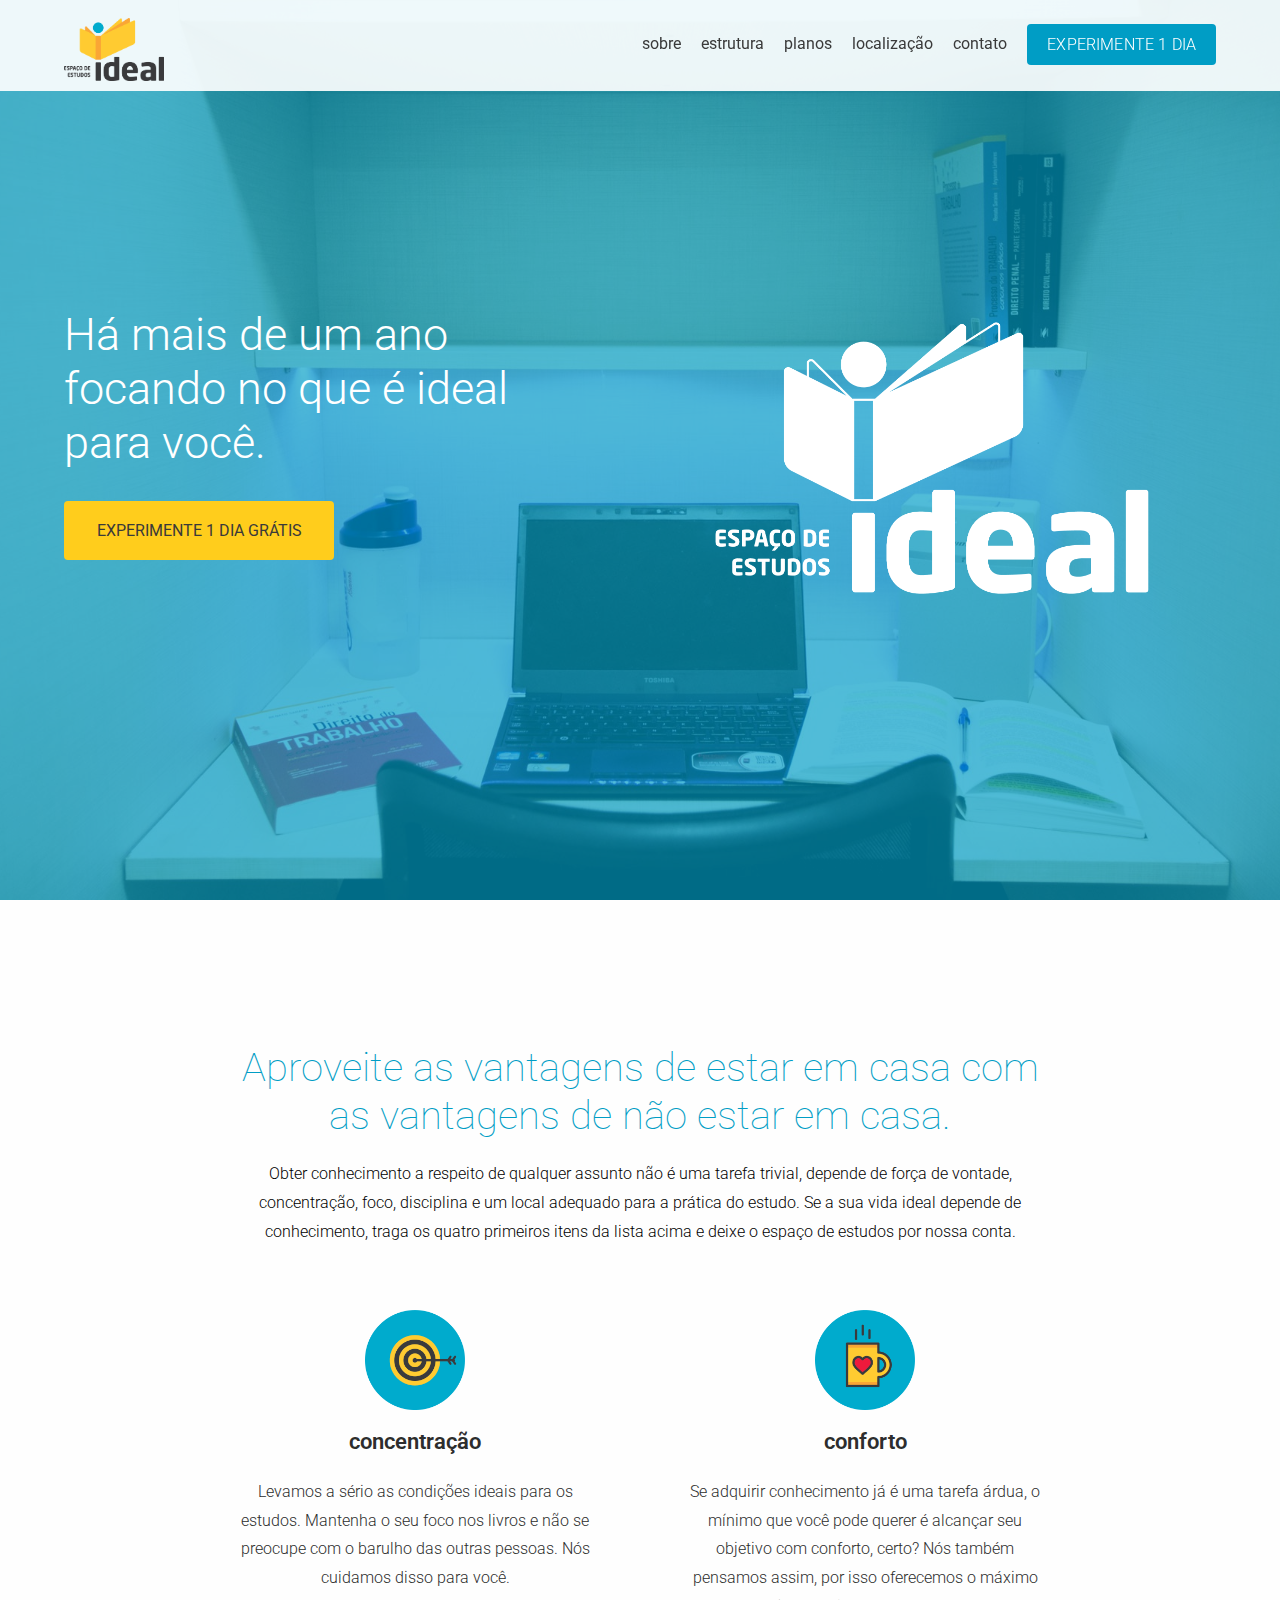
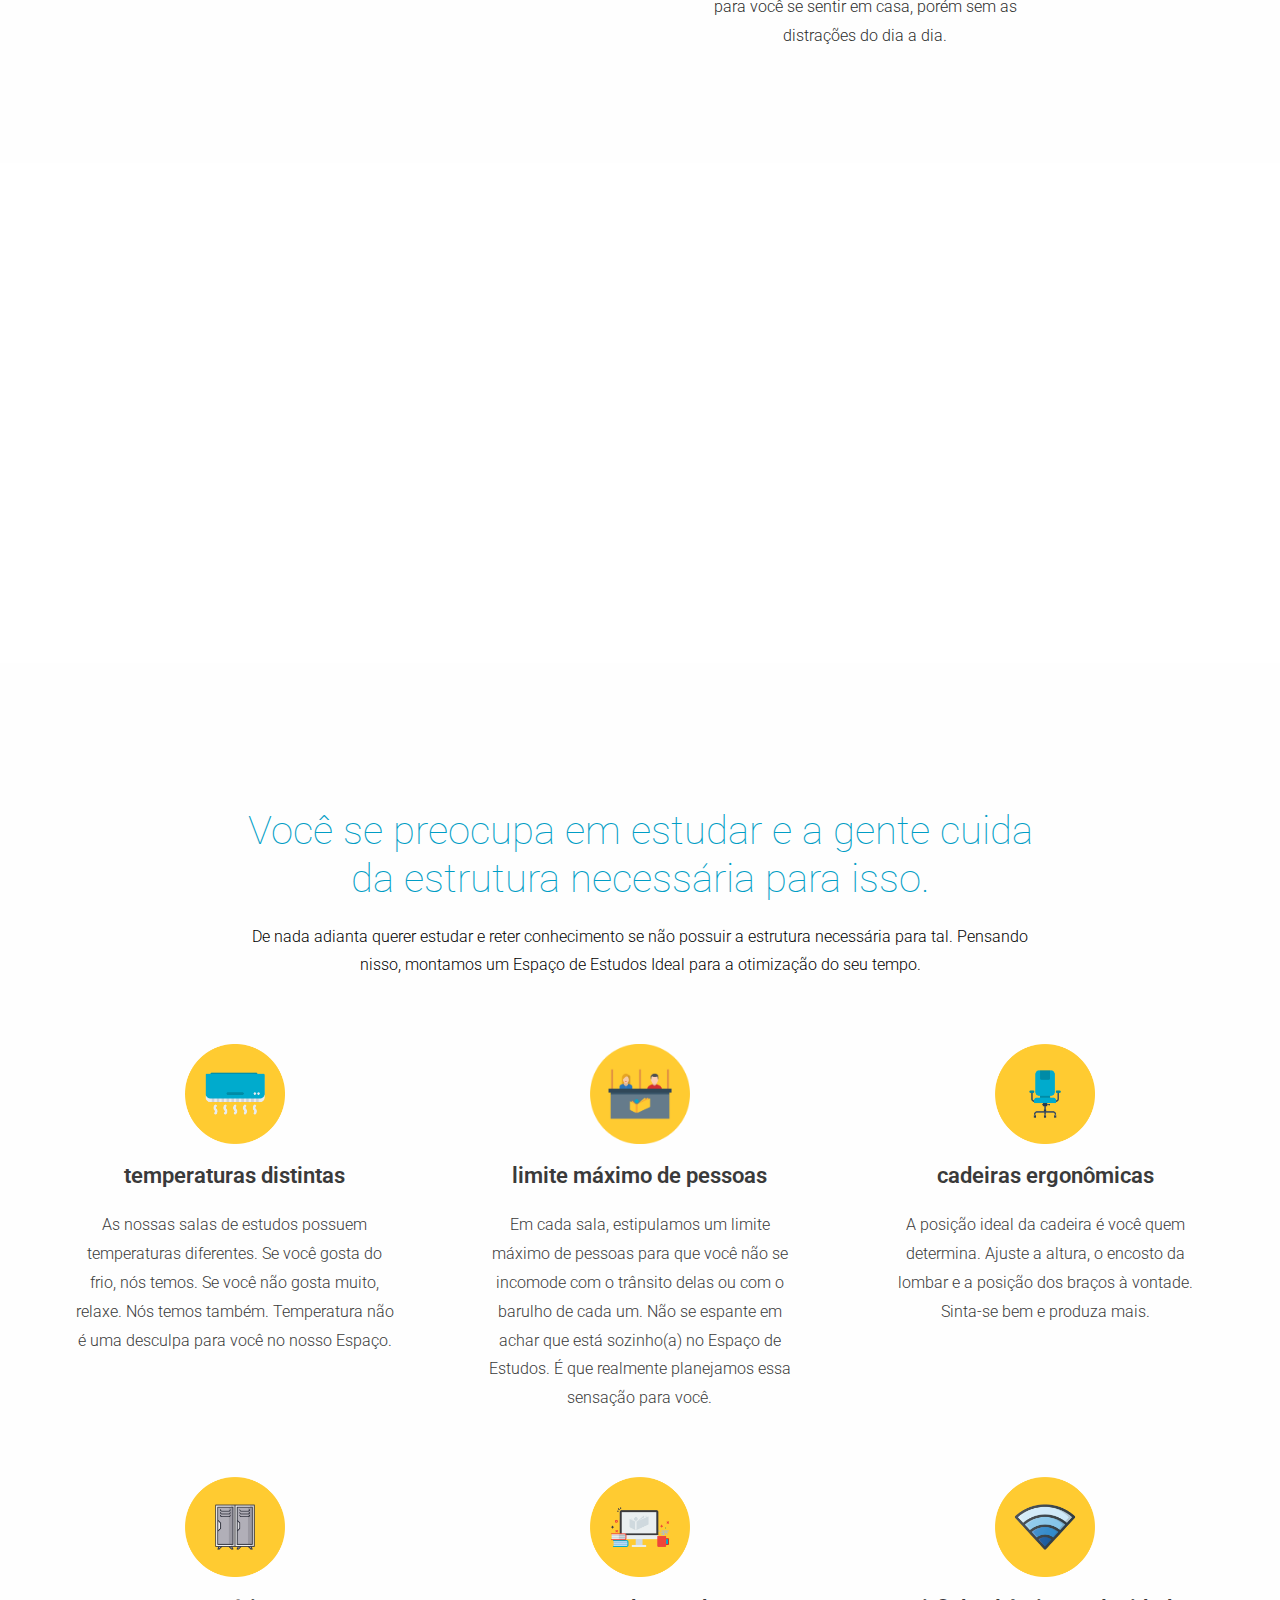
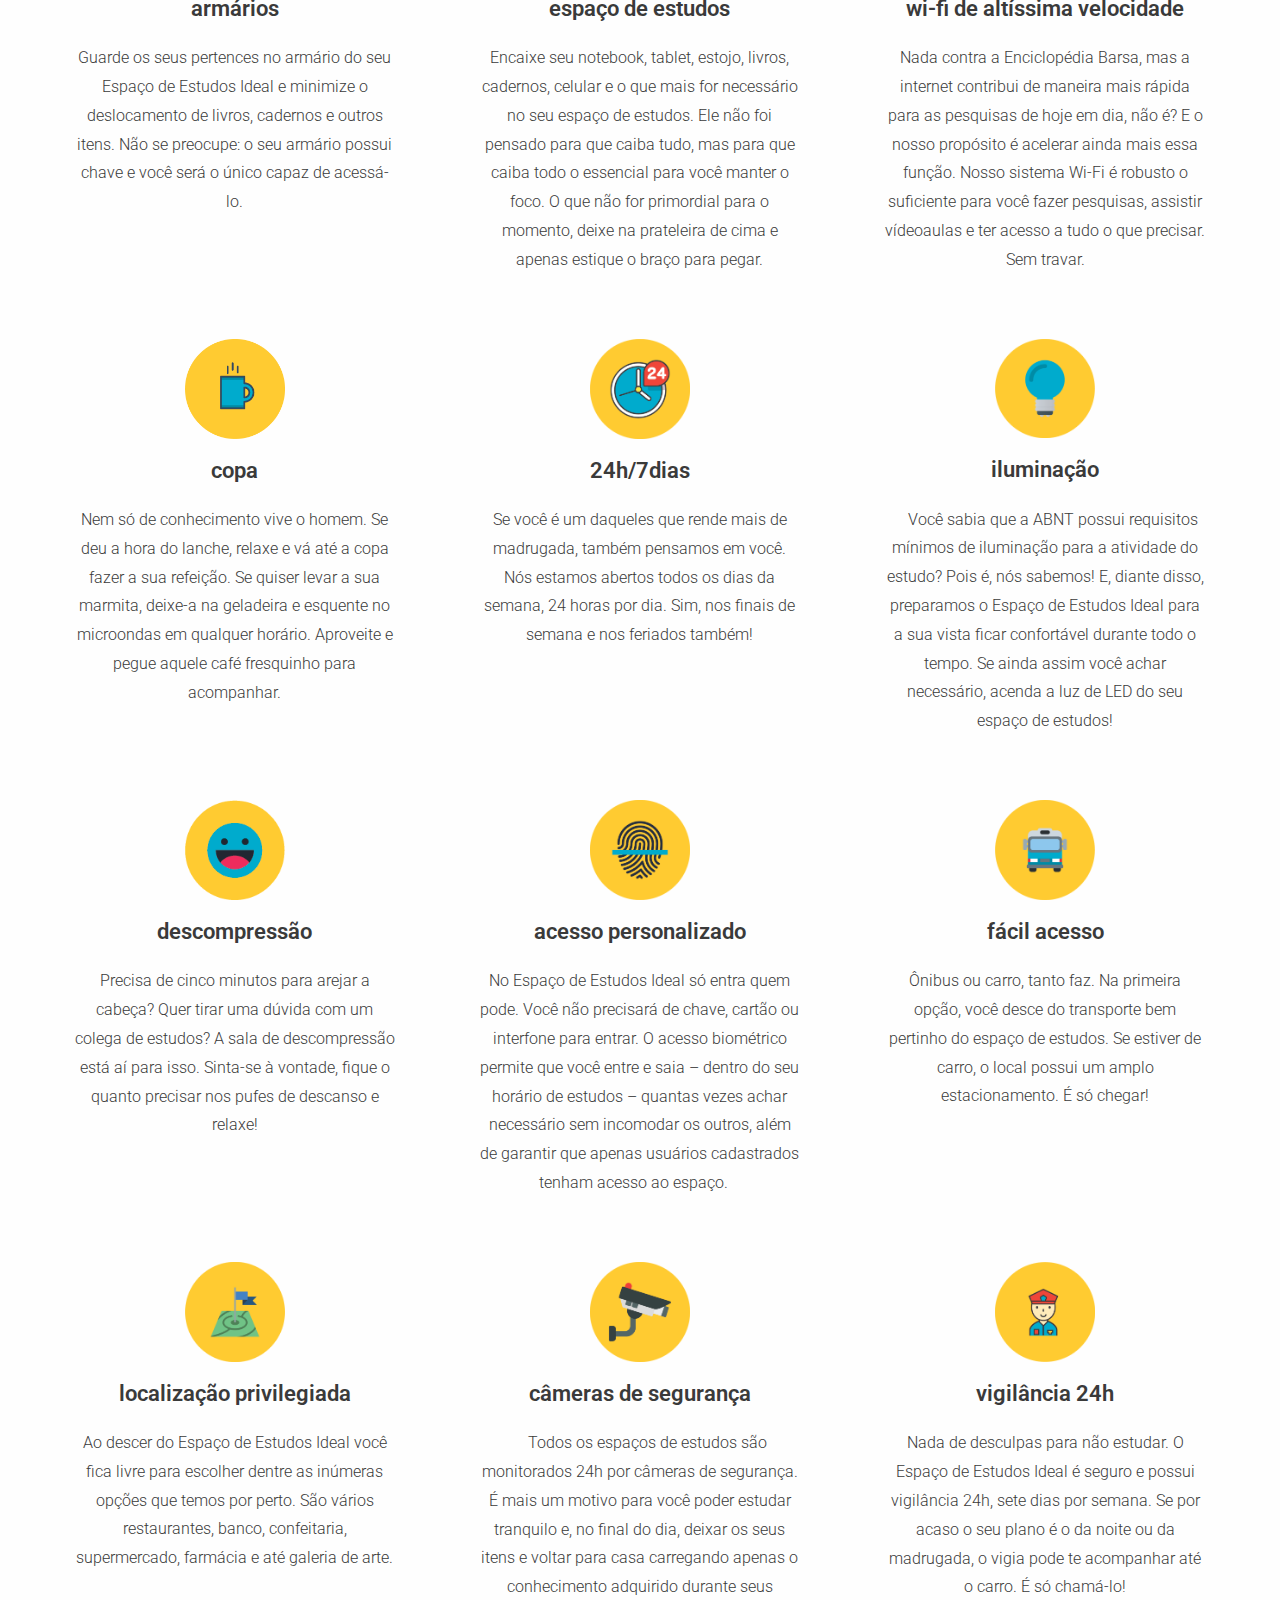
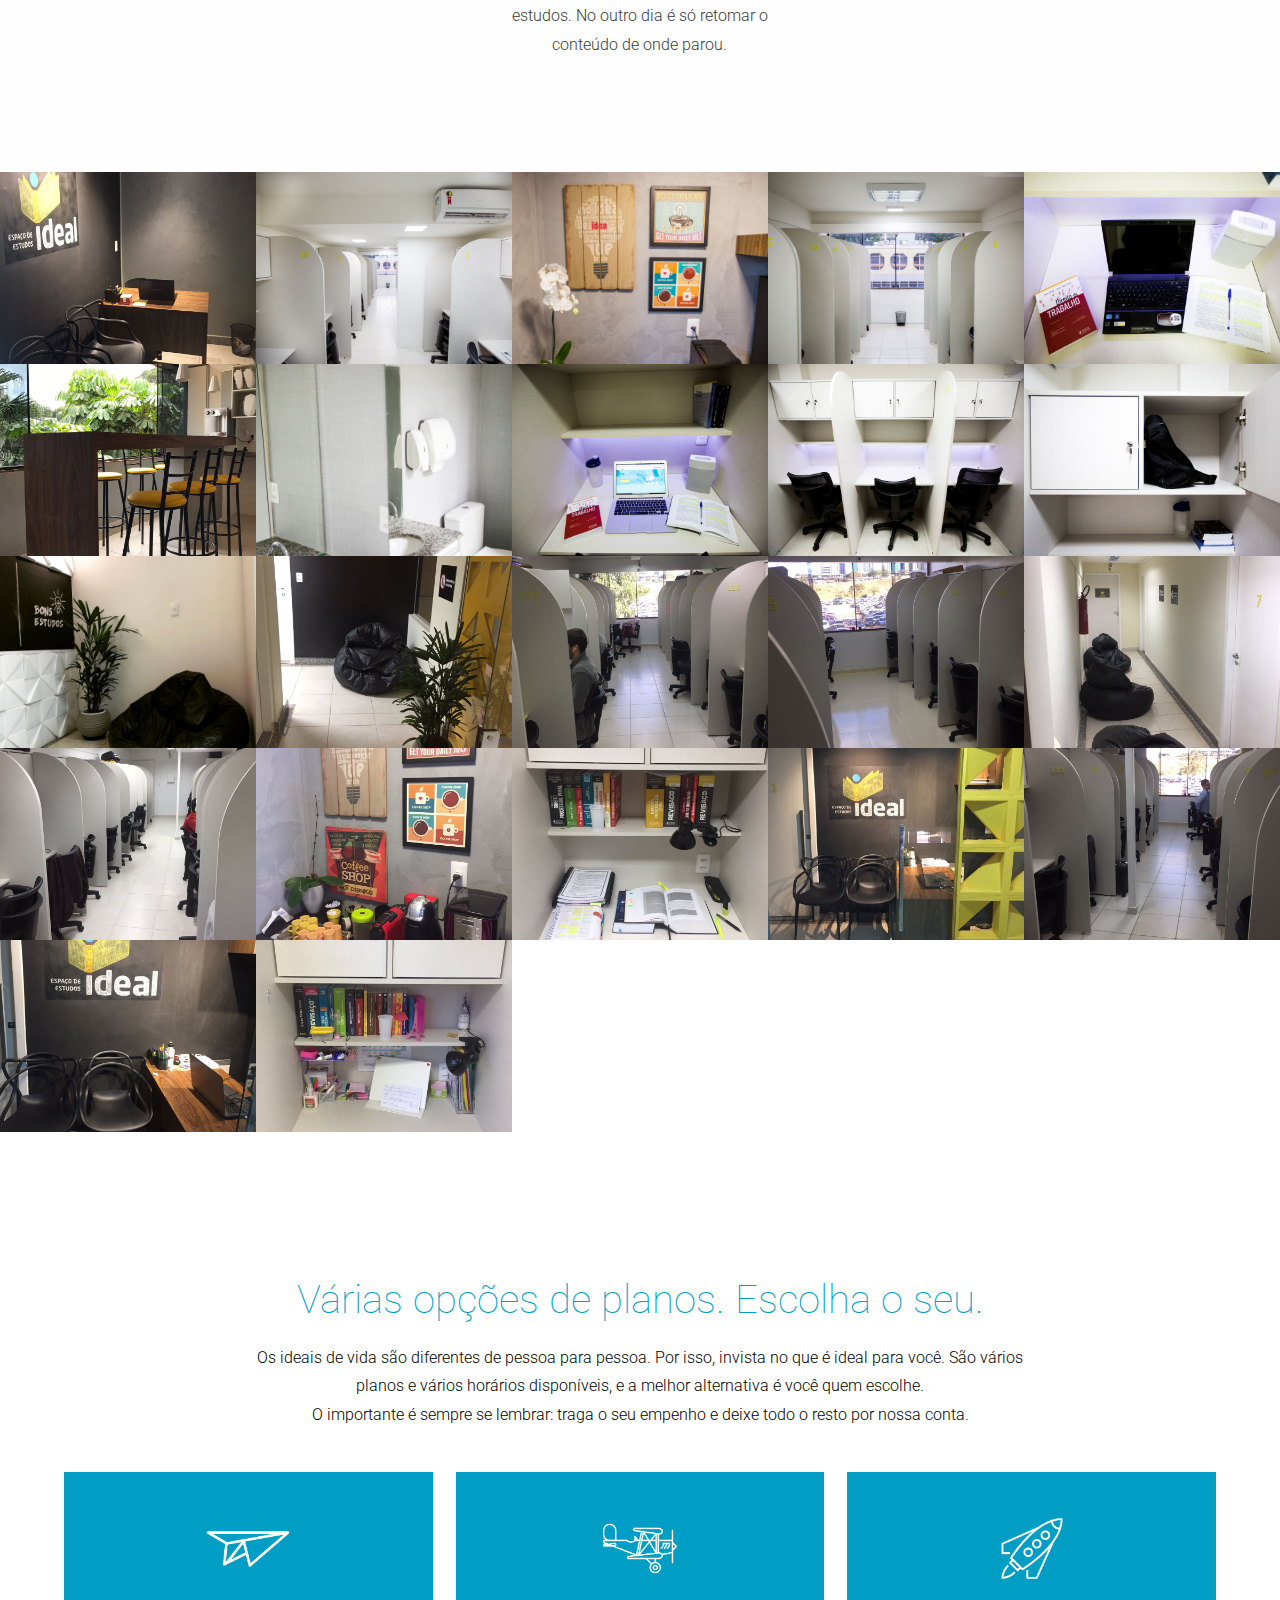
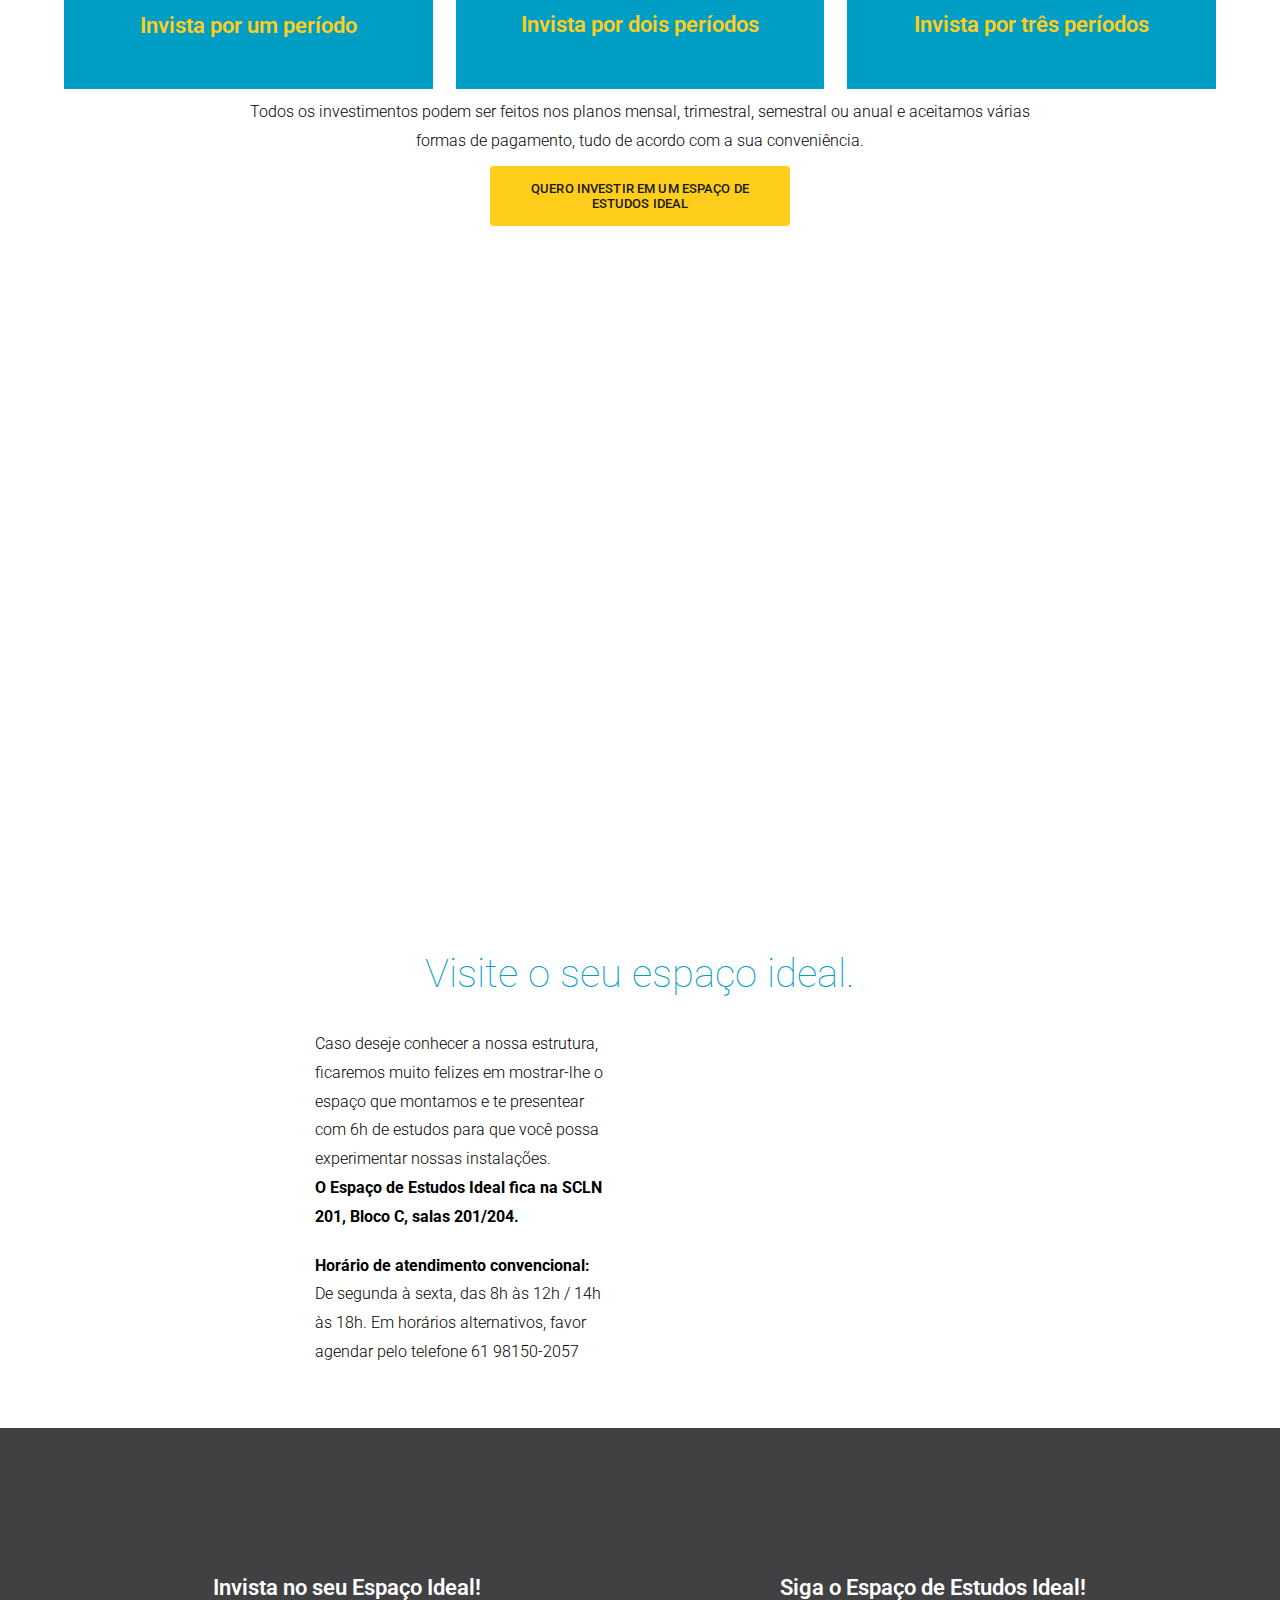
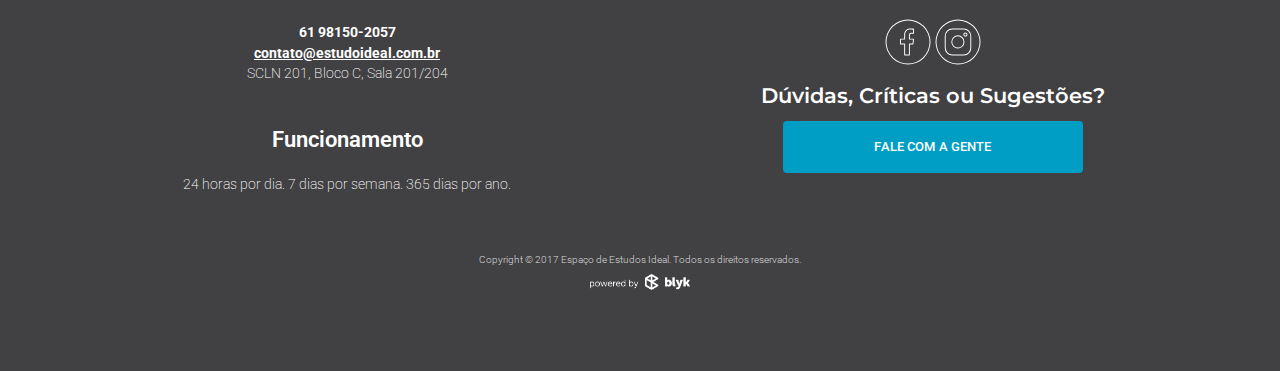
<file: index.html>
<!DOCTYPE html>
<html prefix="og: http://ogp.me/ns#" lang="en">

<head>
    <meta charset="UTF-8">
    <link rel="schema.DC" href="http://purl.org/dc/elements/1.1/">
    <title>Estudo Ideal</title>
    <meta name="DC.title" content="Estudo Ideal">
    <meta property="og:title" content="Estudo Ideal">
    <meta name="twitter:title" content="Estudo Ideal">
    <meta property="og:image" content="images/uploads/og_image_estudoideal.jpeg">
    <meta name="twitter:image" content="images/uploads/og_image_estudoideal.jpeg">
    <meta property="og:type" content="website">
    <meta property="og:site_name" content="Estudo Ideal">
    <meta name="DC.language" scheme="ISO639-1" content="en">
    <link rel="stylesheet" href="css/base.css">
    <link rel="stylesheet" href="css/style.css">
    <script type="text/javascript" src="vendor/jquery.min.js"></script>
    <script type="text/javascript" src="vendor/noframework.waypoints.min.js"></script>
    <script type="text/javascript" src="vendor/jquery.magnific-popup.min.js"></script>
    <script type="text/javascript" src="js/responsive-nav.js"></script>
    <script type="text/javascript" src="vendor/swiper.jquery.js"></script>
    <script type="text/javascript" src="js/froont-namespace.js"></script>
    <script type="text/javascript" src="js/external-api.js"></script>
    <script type="text/javascript" src="js/helpers.js"></script>
    <script type="text/javascript" src="js/form-submit.js"></script>
    <script type="text/javascript" src="js/popup.js"></script>
    <script type="text/javascript" src="js/reveal-animation.js"></script>
    <script type="text/javascript" src="js/bg-videos.js"></script>
    <script type="text/javascript" src="js/background-parallax.js"></script>
    <script type="text/javascript" src="js/grid-gallery.js"></script>
    <script type="text/javascript" src="js/page-script.js"></script>
    <script type="text/javascript" src="js/scroll-effects.js"></script>
    <script type="text/javascript">
        var fonts = {
            "Montserrat": {
                "family": "Montserrat",
                "source": "google",
                "subsets": [
                    "latin",
                    "latin-ext",
                    "vietnamese"
                ],
                "variants": [
                    "100",
                    "100italic",
                    "200",
                    "200italic",
                    "300",
                    "300italic",
                    "500",
                    "500italic",
                    "600",
                    "600italic",
                    "700",
                    "700italic",
                    "800",
                    "800italic",
                    "900",
                    "900italic",
                    "italic",
                    "regular"
                ]
            },
            "Roboto": {
                "family": "Roboto",
                "source": "google",
                "subsets": [
                    "cyrillic",
                    "cyrillic-ext",
                    "greek",
                    "greek-ext",
                    "latin",
                    "latin-ext",
                    "vietnamese"
                ],
                "variants": [
                    "100",
                    "100italic",
                    "300",
                    "300italic",
                    "500",
                    "500italic",
                    "700",
                    "700italic",
                    "900",
                    "900italic",
                    "italic",
                    "regular"
                ]
            },
            "Titillium Web": {
                "family": "Titillium Web",
                "source": "google",
                "subsets": [
                    "latin",
                    "latin-ext"
                ],
                "variants": [
                    "200",
                    "200italic",
                    "300",
                    "300italic",
                    "600",
                    "600italic",
                    "700",
                    "700italic",
                    "900",
                    "italic",
                    "regular"
                ]
            }
        };
    </script>
    <script type="text/javascript" src="vendor/webfontloader.js"></script>
    <script type="text/javascript" src="js/fontloader.js"></script>
    <meta name="msapplication-TileImage" content="images/uploads/favicon-ms-144.png">
    <link rel="apple-touch-icon" href="images/uploads/favicon-apple-152.png">
    <link rel="icon" type="image/png" href="images/uploads/favicon.png" />
    <meta http-equiv="X-UA-Compatible" content="IE=Edge,chrome=1">
    <meta name="viewport" content="width=device-width, initial-scale=1.0">
</head>

<body>
    <div class="b-content hide-footer">
        <div id="nav_with_logo" class="fr-widget fr-container fr_nav_with_logo">
            <div id="navigation_dark_with_logo_4" class="fr-widget fr-navigation fr-navigation-active fr_navigation_dark_with_logo_4">
                <a id="imagewidget" class="fr-widget fr-img fr_imagewidget fr-link" href="#container"> <img src="images/thumbnail/estudoideal_1.png_2251x1411.png" />
                </a><!--
             --><div id="mobile_toggle_5" class="fr-widget fr-navigation-toggle fr_mobile_toggle_5">
                    <div id="hamburger_icon_8" class="fr-widget fr-svg fr_hamburger_icon_8">
                        <div class="fr-svg-inner">
                            <svg xmlns="http://www.w3.org/2000/svg" version="1.1" x="0" y="0" viewBox="0 0 73.2 61.6" xml:space="preserve"><path d="M4.2 8.6h64.7c2.3 0 4.2-1.9 4.2-4.3C73.2 1.9 71.3 0 68.9 0H4.2C1.9 0 0 1.9 0 4.3 0 6.7 1.9 8.6 4.2 8.6zM68.9 26.5H4.2C1.9 26.5 0 28.4 0 30.8c0 2.4 1.9 4.3 4.2 4.3h64.7c2.3 0 4.2-1.9 4.2-4.3C73.2 28.4 71.3 26.5 68.9 26.5zM68.9 53H4.2C1.9 53 0 54.9 0 57.3c0 2.4 1.9 4.3 4.2 4.3h64.7c2.3 0 4.2-1.9 4.2-4.3C73.2 54.9 71.3 53 68.9 53z"/></svg>
                        </div>
                    </div>
                </div><!--
             --><div id="items_5" class="fr-widget fr-container fr_items_5">
                    <a id="text01_4" class="fr-widget fr-text fr-wf fr-richtext fr_text01_4 fr_navigation_text_light fr-link" href="#4_columns__cards_with_icons">
                        <div class="fr-text">
                            <p>sobre</p>
                        </div>
                    </a><!--
                 --><a id="text02_4" class="fr-widget fr-text fr-wf fr-richtext fr_text02_4 fr_navigation_text_light fr-link" href="#4_columns__cards_with_icons_2">
                        <div class="fr-text">
                            <p>estrutura</p>
                        </div>
                    </a><!--
                 --><a id="text02_5" class="fr-widget fr-text fr-wf fr-richtext fr_navigation_text_light fr_text02_5 fr-link" href="#3_columns_top_aligned">
                        <div class="fr-text">
                            <p>planos</p>
                        </div>
                    </a><!--
                 --><a id="text03_5" class="fr-widget fr-text fr-wf fr-richtext fr_text03_5 fr_navigation_text_light fr-link" href="#3_columns_top_aligned_3">
                        <div class="fr-text">
                            <p>localização</p>
                        </div>
                    </a><!--
                 --><a id="text03_6" class="fr-widget fr-text fr-wf fr-richtext fr_navigation_text_light fr_text03_6 fr-link" href="#rodap">
                        <div class="fr-text">
                            <p>contato</p>
                        </div>
                    </a><!--
                 --><a id="sign_up_button_5" class="fr-widget fr-text fr-wf fr_sign_up_button_5 fr-link fr-popup-anchor" href="#container_65">
                        <div class="fr-text">
                            EXPERIMENTE 1 DIA</div>
                    </a>
                </div>
            </div>
        </div><!--
     --><div id="hero_bg_image_text_left_aligned" class="fr-widget fr-container fr_hero_bg_image_text_left_aligned fr-having-bg-video" data-fr-bg-video-url="https://player.vimeo.com/video/199990221?title=0&amp;portrait=0&amp;byline=0&amp;autoplay=1">
            <div class="fr-bg-video-container"></div>
            <div class="fr-subwidgets-container">
                <div id="container" class="fr-widget fr-container fr_container">
                    <div id="hd3_content" class="fr-widget fr-container fr_hd3_content">
                        <div id="grid_2" class="fr-widget fr-grid fr_grid_2">
                            <div id="container_66" class="fr-widget fr-container fr_container_66">
                                <div id="text_25" class="fr-widget fr-text fr-wf fr-richtext fr_text_25 fr_text_bright_left">
                                    <div class="fr-text">
                                        <h1>Há mais de um ano focando no que é ideal para você.</h1>
                                    </div>
                                </div><!--
                             --><a id="text_133" class="fr-widget fr-text fr-wf fr_text_133 fr_button_fill_blue fr-link fr-popup-anchor" href="#container_65">
                                    <div class="fr-text">
                                        EXPERIMENTE 1 DIA GRÁTIS</div>
                                </a>
                            </div><!--
                         --><div id="container_67" class="fr-widget fr-container fr_container_67">
                            </div>
                        </div>
                    </div>
                </div>
            </div>
        </div><!--
     --><div id="4_columns__cards_with_icons" class="fr-widget fr-container fr_4_columns__cards_with_icons">
            <div id="text_210" class="fr-widget fr-text fr-wf fr-richtext fr_text_210 fr_text_dark_1">
                <div class="fr-text">
                    <h2>Aproveite as vantagens de estar em casa com as vantagens de não estar em casa.</h2>
                    <p>Obter conhecimento a respeito de qualquer assunto não é uma tarefa trivial, depende de força de vontade, concentração, foco, disciplina e um local adequado para a prática do estudo. Se a sua vida ideal depende de conhecimento, traga os quatro primeiros itens da lista acima e deixe o espaço de estudos por nossa conta.</p>
                </div>
            </div><!--
         --><div id="gry1_3_column_images_5" class="fr-widget fr-grid fr_gry1_3_column_images_5">
                <div id="gry1_image_one_6" class="fr-widget fr-container fr_gry1_image_one_6">
                    <div id="container_40" class="fr-widget fr-container fr_container_40">
                        <div id="imagewidget_3" class="fr-widget fr-img fr_icon_dark_center fr_imagewidget_3 fr-widget-hover-opacity-60"> <img src="images/thumbnail/concentracao.png_756x756.png" />
                        </div><!--
                     --><div id="text_212" class="fr-widget fr-text fr-wf fr-richtext fr_text_dark_center fr_text_212">
                            <div class="fr-text">
                                <h3>concentração</h3>
                                <p>Levamos a sério as condições ideais para os estudos. Mantenha o seu foco nos livros e não se preocupe com o barulho das outras pessoas. Nós cuidamos disso para você.</p>
                            </div>
                        </div>
                    </div>
                </div><!--
             --><div id="gry1_image_one_5" class="fr-widget fr-container fr_gry1_image_one_5">
                    <div id="container_39" class="fr-widget fr-container fr_container_39">
                        <div id="imagewidget_2" class="fr-widget fr-img fr_icon_dark_center fr_imagewidget_2 fr-widget-hover-opacity-60"> <img src="images/thumbnail/conforto_1.png_756x756.png" />
                        </div><!--
                     --><div id="text_211" class="fr-widget fr-text fr-wf fr-richtext fr_text_dark_center fr_text_211">
                            <div class="fr-text">
                                <h3>conforto</h3>
                                <p>Se adquirir conhecimento já é uma tarefa árdua, o mínimo que você pode querer é alcançar seu objetivo com conforto, certo? Nós também pensamos assim, por isso oferecemos o máximo para você se sentir em casa, porém sem as distrações do dia a dia.</p>
                            </div>
                        </div>
                    </div>
                </div>
            </div>
        </div><!--
     --><div id="container_46" class="fr-widget fr-container fr_container_46">
        </div><!--
     --><div id="4_columns__cards_with_icons_2" class="fr-widget fr-container fr_4_columns__cards_with_icons_2">
            <div id="text_213" class="fr-widget fr-text fr-wf fr-richtext fr_text_dark_1 fr_text_213">
                <div class="fr-text">
                    <h2>Você se preocupa em estudar e a gente cuida da estrutura necessária para isso.</h2>
                    <p>De nada adianta querer estudar e reter conhecimento se não possuir a estrutura necessária para tal. Pensando nisso, montamos um Espaço de Estudos Ideal para a otimização do seu tempo.</p>
                </div>
            </div><!--
         --><div id="gry1_3_column_images_6" class="fr-widget fr-grid fr_gry1_3_column_images_6">
                <div id="gry1_image_one_11" class="fr-widget fr-container fr_gry1_image_one_11">
                    <div id="container_45" class="fr-widget fr-container fr_container_45">
                        <div id="image_71" class="fr-widget fr-img fr_icon_dark_center fr_image_71 fr-widget-hover-opacity-60"> <img src="images/thumbnail/climatizacao.png_378x378.png" />
                        </div><!--
                     --><div id="text_218" class="fr-widget fr-text fr-wf fr-richtext fr_estrutura_1 fr_text_218">
                            <div class="fr-text">
                                <h3>temperaturas distintas</h3>
                                <p>As nossas salas de estudos possuem temperaturas diferentes. Se você gosta do frio, nós temos. Se você não gosta muito, relaxe. Nós temos também. Temperatura não é uma desculpa para você no nosso Espaço.</p>
                            </div>
                        </div>
                    </div>
                </div><!--
             --><div id="gry1_image_one_23" class="fr-widget fr-container fr_gry1_image_one_23">
                    <div id="container_98" class="fr-widget fr-container fr_container_98">
                        <div id="image_85" class="fr-widget fr-img fr_icon_dark_center fr_image_85 fr-widget-hover-opacity-60"> <img src="images/thumbnail/1_1.png_968x967.png" />
                        </div><!--
                     --><div id="text_581" class="fr-widget fr-text fr-wf fr-richtext fr_estrutura_1 fr_text_581">
                            <div class="fr-text">
                                <h3>limite máximo de pessoas</h3>
                                <p>Em cada sala, estipulamos um limite máximo de pessoas para que você não se incomode com o trânsito delas ou com o barulho de cada um. Não se espante em achar que está sozinho(a) no Espaço de Estudos. É que realmente planejamos essa sensação para você.</p>
                            </div>
                        </div>
                    </div>
                </div><!--
             --><div id="gry1_image_one_7" class="fr-widget fr-container fr_gry1_image_one_7">
                    <div id="container_41" class="fr-widget fr-container fr_container_41">
                        <div id="image_67" class="fr-widget fr-img fr_icon_dark_center fr_image_67 fr-widget-hover-opacity-60"> <img src="images/thumbnail/cadeira_1.png_756x756.png" />
                        </div><!--
                     --><div id="text_214" class="fr-widget fr-text fr-wf fr-richtext fr_text_214 fr_estrutura_1">
                            <div class="fr-text">
                                <h3>cadeiras ergonômicas</h3>
                                <p>A posição ideal da cadeira é você quem determina. Ajuste a altura, o encosto da lombar e a posição dos braços à vontade. Sinta-se bem e produza mais.</p>
                            </div>
                        </div>
                    </div>
                </div><!--
             --><div id="gry1_image_one_9" class="fr-widget fr-container fr_gry1_image_one_9">
                    <div id="container_43" class="fr-widget fr-container fr_container_43">
                        <div id="image_69" class="fr-widget fr-img fr_icon_dark_center fr_image_69 fr-widget-hover-opacity-60"> <img src="images/thumbnail/armario_2.png_757x756.png" />
                        </div><!--
                     --><div id="text_216" class="fr-widget fr-text fr-wf fr-richtext fr_estrutura_1 fr_text_216">
                            <div class="fr-text">
                                <h3>armários</h3>
                                <p>Guarde os seus pertences no armário do seu Espaço de Estudos Ideal e minimize o deslocamento de livros, cadernos e outros itens. Não se preocupe: o seu armário possui chave e você será o único capaz de acessá-lo.</p>
                            </div>
                        </div>
                    </div>
                </div><!--
             --><div id="gry1_image_one_8" class="fr-widget fr-container fr_gry1_image_one_8">
                    <div id="container_42" class="fr-widget fr-container fr_container_42">
                        <div id="image_68" class="fr-widget fr-img fr_icon_dark_center fr_image_68 fr-widget-hover-opacity-60"> <img src="images/thumbnail/espaco_2.png_757x756.png" />
                        </div><!--
                     --><div id="text_215" class="fr-widget fr-text fr-wf fr-richtext fr_text_215 fr_estrutura_1">
                            <div class="fr-text">
                                <h3>espaço de estudos</h3>
                                <p>Encaixe seu notebook, tablet, estojo, livros, cadernos, celular e o que mais for necessário no seu espaço de estudos. Ele não foi pensado para que caiba tudo, mas para que caiba todo o essencial para você manter o foco. O que não for primordial para o momento, deixe na prateleira de cima e apenas estique o braço para pegar.</p>
                            </div>
                        </div>
                    </div>
                </div><!--
             --><div id="gry1_image_one_10" class="fr-widget fr-container fr_gry1_image_one_10">
                    <div id="container_44" class="fr-widget fr-container fr_container_44">
                        <div id="image_70" class="fr-widget fr-img fr_icon_dark_center fr_image_70 fr-widget-hover-opacity-60"> <img src="images/thumbnail/wifi.png_757x756.png" />
                        </div><!--
                     --><div id="text_217" class="fr-widget fr-text fr-wf fr-richtext fr_estrutura_1 fr_text_217">
                            <div class="fr-text">
                                <h3>wi-fi de altíssima velocidade</h3>
                                <p>Nada contra a Enciclopédia Barsa, mas a internet contribui de maneira mais rápida para as pesquisas de hoje em dia, não é? E o nosso propósito é acelerar ainda mais essa função. Nosso sistema Wi-Fi é robusto o suficiente para você fazer pesquisas, assistir vídeoaulas e ter acesso a tudo o que precisar. Sem travar.</p>
                            </div>
                        </div>
                    </div>
                </div><!--
             --><div id="gry1_image_one_12" class="fr-widget fr-container fr_gry1_image_one_12">
                    <div id="container_47" class="fr-widget fr-container fr_container_47">
                        <div id="image_72" class="fr-widget fr-img fr_icon_dark_center fr_image_72 fr-widget-hover-opacity-60"> <img src="images/thumbnail/copa.png_378x378.png" />
                        </div><!--
                     --><div id="text_219" class="fr-widget fr-text fr-wf fr-richtext fr_estrutura_1 fr_text_219">
                            <div class="fr-text">
                                <h3>copa</h3>
                                <p>Nem só de conhecimento vive o homem. Se deu a hora do lanche, relaxe e vá até a copa fazer a sua refeição. Se quiser levar a sua marmita, deixe-a na geladeira e esquente no microondas em qualquer horário. Aproveite e pegue aquele café fresquinho para acompanhar.</p>
                            </div>
                        </div>
                    </div>
                </div><!--
             --><div id="gry1_image_one_14" class="fr-widget fr-container fr_gry1_image_one_14">
                    <div id="container_49" class="fr-widget fr-container fr_container_49">
                        <div id="image_74" class="fr-widget fr-img fr_icon_dark_center fr_image_74 fr-widget-hover-opacity-60"> <img src="images/thumbnail/24horas.png_463x463.png" />
                        </div><!--
                     --><div id="text_221" class="fr-widget fr-text fr-wf fr-richtext fr_estrutura_1 fr_text_221">
                            <div class="fr-text">
                                <h3>24h/7dias</h3>
                                <p>Se você é um daqueles que rende mais de madrugada, também pensamos em você. Nós estamos abertos todos os dias da semana, 24 horas por dia. Sim, nos finais de semana e nos feriados também!</p>
                            </div>
                        </div>
                    </div>
                </div><!--
             --><div id="gry1_image_one_15" class="fr-widget fr-container fr_gry1_image_one_15">
                    <div id="container_50" class="fr-widget fr-container fr_container_50">
                        <div id="image_75" class="fr-widget fr-img fr_icon_dark_center fr_image_75 fr-widget-hover-opacity-60"> <img src="images/thumbnail/iluminacao.png_464x463.png" />
                        </div><!--
                     --><div id="text_222" class="fr-widget fr-text fr-wf fr-richtext fr_estrutura_1 fr_text_222">
                            <div class="fr-text">
                                <h3>iluminação</h3>
                                <p>&nbsp;&nbsp;&nbsp; Você sabia que a ABNT possui requisitos mínimos de iluminação para a atividade do estudo? Pois é, nós sabemos! E, diante disso, preparamos o Espaço de Estudos Ideal para a sua vista ficar confortável durante todo o tempo. Se ainda assim você achar necessário, acenda a luz de LED do seu espaço de estudos!</p>
                            </div>
                        </div>
                    </div>
                </div><!--
             --><div id="gry1_image_one_13" class="fr-widget fr-container fr_gry1_image_one_13">
                    <div id="container_48" class="fr-widget fr-container fr_container_48">
                        <div id="image_73" class="fr-widget fr-img fr_icon_dark_center fr_image_73 fr-widget-hover-opacity-60"> <img src="images/thumbnail/icones-site.png_131x131.png" />
                        </div><!--
                     --><div id="text_220" class="fr-widget fr-text fr-wf fr-richtext fr_estrutura_1 fr_text_220">
                            <div class="fr-text">
                                <h3>descompressão</h3>
                                <p>Precisa de cinco minutos para arejar a cabeça? Quer tirar uma dúvida com um colega de estudos? A sala de descompressão está aí para isso. Sinta-se à vontade, fique o quanto precisar nos pufes de descanso e relaxe!</p>
                            </div>
                        </div>
                    </div>
                </div><!--
             --><div id="gry1_image_one_16" class="fr-widget fr-container fr_gry1_image_one_16">
                    <div id="container_51" class="fr-widget fr-container fr_container_51">
                        <div id="image_76" class="fr-widget fr-img fr_icon_dark_center fr_image_76 fr-widget-hover-opacity-60"> <img src="images/thumbnail/acesso.png_463x463.png" />
                        </div><!--
                     --><div id="text_223" class="fr-widget fr-text fr-wf fr-richtext fr_estrutura_1 fr_text_223">
                            <div class="fr-text">
                                <h3>acesso personalizado</h3>
                                <p>No Espaço de Estudos Ideal só entra quem pode. Você não precisará de chave, cartão ou interfone para entrar. O acesso biométrico permite que você entre e saia – dentro do seu horário de estudos – quantas vezes achar necessário sem incomodar os outros, além de garantir que apenas usuários cadastrados tenham acesso ao espaço. &nbsp;&nbsp;</p>
                            </div>
                        </div>
                    </div>
                </div><!--
             --><div id="gry1_image_one_18" class="fr-widget fr-container fr_gry1_image_one_18">
                    <div id="container_53" class="fr-widget fr-container fr_container_53">
                        <div id="image_78" class="fr-widget fr-img fr_icon_dark_center fr_image_78 fr-widget-hover-opacity-60"> <img src="images/thumbnail/bus.png_464x463.png" />
                        </div><!--
                     --><div id="text_225" class="fr-widget fr-text fr-wf fr-richtext fr_estrutura_1 fr_text_225">
                            <div class="fr-text">
                                <h3>fácil acesso</h3>
                                <p>Ônibus ou carro, tanto faz. Na primeira opção, você desce do transporte bem pertinho do espaço de estudos. Se estiver de carro, o local possui um amplo estacionamento. É só chegar!</p>
                            </div>
                        </div>
                    </div>
                </div><!--
             --><div id="gry1_image_one_24" class="fr-widget fr-container fr_gry1_image_one_24">
                    <div id="container_99" class="fr-widget fr-container fr_container_99">
                        <div id="image_86" class="fr-widget fr-img fr_icon_dark_center fr_image_86 fr-widget-hover-opacity-60"> <img src="images/thumbnail/2.png_968x967.png" />
                        </div><!--
                     --><div id="text_582" class="fr-widget fr-text fr-wf fr-richtext fr_estrutura_1 fr_text_582">
                            <div class="fr-text">
                                <h3>localização privilegiada</h3>
                                <p>Ao descer do Espaço de Estudos Ideal você fica livre para escolher dentre as inúmeras opções que temos por perto. São vários restaurantes, banco, confeitaria, supermercado, farmácia e até galeria de arte.</p>
                            </div>
                        </div>
                    </div>
                </div><!--
             --><div id="gry1_image_one_17" class="fr-widget fr-container fr_gry1_image_one_17">
                    <div id="container_52" class="fr-widget fr-container fr_container_52">
                        <div id="image_77" class="fr-widget fr-img fr_icon_dark_center fr_image_77 fr-widget-hover-opacity-60"> <img src="images/thumbnail/camera.png_463x463.png" />
                        </div><!--
                     --><div id="text_224" class="fr-widget fr-text fr-wf fr-richtext fr_estrutura_1 fr_text_224">
                            <div class="fr-text">
                                <h3>câmeras de segurança</h3>
                                <p>&nbsp;&nbsp;&nbsp; Todos os espaços de estudos são monitorados 24h por câmeras de segurança. É mais um motivo para você poder estudar tranquilo e, no final do dia, deixar os seus itens e voltar para casa carregando apenas o conhecimento adquirido durante seus estudos. No outro dia é só retomar o conteúdo de onde parou.</p>
                            </div>
                        </div>
                    </div>
                </div><!--
             --><div id="gry1_image_one_19" class="fr-widget fr-container fr_gry1_image_one_19">
                    <div id="container_54" class="fr-widget fr-container fr_container_54">
                        <div id="image_79" class="fr-widget fr-img fr_icon_dark_center fr_image_79 fr-widget-hover-opacity-60"> <img src="images/thumbnail/guarda.png_463x464.png" />
                        </div><!--
                     --><div id="text_226" class="fr-widget fr-text fr-wf fr-richtext fr_estrutura_1 fr_text_226">
                            <div class="fr-text">
                                <h3>vigilância 24h</h3>
                                <p>Nada de desculpas para não estudar. O Espaço de Estudos Ideal é seguro e possui vigilância 24h, sete dias por semana. Se por acaso o seu plano é o da noite ou da madrugada, o vigia pode te acompanhar até o carro. É só chamá-lo!</p>
                            </div>
                        </div>
                    </div>
                </div>
            </div>
        </div><!--
     --><div id="gallery_split_in_grid" class="fr-widget fr-container fr_gallery_split_in_grid">
            <div id="gry2_column_images" class="fr-widget fr-grid fr_gry2_column_images">
                <a id="gry2_image_eight_3" class="fr-widget fr-container fr_gry2_image_eight_3 fr-link fr-popup-anchor fr-popup-anchor-self" href="#gry2_image_eight_3">
                </a><!--
             --><a id="gry2_image_one" class="fr-widget fr-container fr_gry2_image_one fr-link fr-popup-anchor fr-popup-anchor-self" href="#gry2_image_one">
                </a><!--
             --><a id="gry2_image_five" class="fr-widget fr-container fr_gry2_image_five fr-link fr-popup-anchor fr-popup-anchor-self" href="#gry2_image_five">
                </a><!--
             --><a id="gry2_image_two" class="fr-widget fr-container fr_gry2_image_two fr-link fr-popup-anchor fr-popup-anchor-self" href="#gry2_image_two">
                </a><!--
             --><a id="gry2_image_seven" class="fr-widget fr-container fr_gry2_image_seven fr-link fr-popup-anchor fr-popup-anchor-self" href="#gry2_image_seven">
                </a><!--
             --><a id="gry2_image_eight_2" class="fr-widget fr-container fr_gry2_image_eight_2 fr-link fr-popup-anchor fr-popup-anchor-self" href="#gry2_image_eight_2">
                </a><!--
             --><a id="gry2_image_three" class="fr-widget fr-container fr_gry2_image_three fr-link fr-popup-anchor fr-popup-anchor-self" href="#gry2_image_three">
                </a><!--
             --><a id="gry2_image_six" class="fr-widget fr-container fr_gry2_image_six fr-link fr-popup-anchor fr-popup-anchor-self" href="#gry2_image_six">
                </a><!--
             --><a id="gry2_image_four" class="fr-widget fr-container fr_gry2_image_four fr-link fr-popup-anchor fr-popup-anchor-self" href="#gry2_image_four">
                </a><!--
             --><a id="gry2_image_eight" class="fr-widget fr-container fr_gry2_image_eight fr-link fr-popup-anchor fr-popup-anchor-self" href="#gry2_image_eight">
                </a><!--
             --><a id="gry2_image_eight_4" class="fr-widget fr-container fr_gry2_image_eight_4 fr-link fr-popup-anchor fr-popup-anchor-self" href="#gry2_image_eight_4">
                </a><!--
             --><a id="gry2_image_eight_5" class="fr-widget fr-container fr_gry2_image_eight_5 fr-link fr-popup-anchor fr-popup-anchor-self" href="#gry2_image_eight_5">
                </a><!--
             --><a id="gry2_image_eight_6" class="fr-widget fr-container fr_gry2_image_eight_6 fr-link fr-popup-anchor fr-popup-anchor-self" href="#gry2_image_eight_6">
                </a><!--
             --><a id="gry2_image_eight_7" class="fr-widget fr-container fr_gry2_image_eight_7 fr-link fr-popup-anchor fr-popup-anchor-self" href="#gry2_image_eight_7">
                </a><!--
             --><a id="gry2_image_eight_8" class="fr-widget fr-container fr_gry2_image_eight_8 fr-link fr-popup-anchor fr-popup-anchor-self" href="#gry2_image_eight_8">
                </a><!--
             --><a id="gry2_image_eight_9" class="fr-widget fr-container fr_gry2_image_eight_9 fr-link fr-popup-anchor fr-popup-anchor-self" href="#gry2_image_eight_9">
                </a><!--
             --><a id="gry2_image_eight_10" class="fr-widget fr-container fr_gry2_image_eight_10 fr-link fr-popup-anchor fr-popup-anchor-self" href="#gry2_image_eight_10">
                </a><!--
             --><a id="gry2_image_eight_11" class="fr-widget fr-container fr_gry2_image_eight_11 fr-link fr-popup-anchor fr-popup-anchor-self" href="#gry2_image_eight_11">
                </a><!--
             --><a id="gry2_image_eight_12" class="fr-widget fr-container fr_gry2_image_eight_12 fr-link fr-popup-anchor fr-popup-anchor-self" href="#gry2_image_eight_12">
                </a><!--
             --><a id="gry2_image_eight_13" class="fr-widget fr-container fr_gry2_image_eight_13 fr-link fr-popup-anchor fr-popup-anchor-self" href="#gry2_image_eight_13">
                </a><!--
             --><a id="gry2_image_eight_14" class="fr-widget fr-container fr_gry2_image_eight_14 fr-link fr-popup-anchor fr-popup-anchor-self" href="#gry2_image_eight_14">
                </a><!--
             --><a id="gry2_image_eight_15" class="fr-widget fr-container fr_gry2_image_eight_15 fr-link fr-popup-anchor fr-popup-anchor-self" href="#gry2_image_eight_15">
                </a>
            </div>
        </div><!--
     --><div id="3_columns_top_aligned" class="fr-widget fr-container fr_3_columns_top_aligned">
            <div id="text_228" class="fr-widget fr-text fr-wf fr-richtext fr_text_dark_1 fr_text_228">
                <div class="fr-text">
                    <h2>Várias opções de planos. Escolha o seu.</h2>
                    <p>Os ideais de vida são diferentes de pessoa para pessoa. Por isso, invista no que é ideal para você. São vários planos e vários horários disponíveis, e a melhor alternativa é você quem escolhe.<br> O importante é sempre se lembrar: traga o seu empenho e deixe todo o resto por nossa conta.</p>
                </div>
            </div><!--
         --><div id="gry1_3_column_images_9" class="fr-widget fr-grid fr_gry1_3_column_images_9">
                <div id="gry1_image_one_20" class="fr-widget fr-container fr_gry1_image_one_20">
                    <div id="container_37" class="fr-widget fr-container fr_container_37">
                        <div id="imagewidget_4" class="fr-widget fr-img fr_imagewidget_4 fr-widget-hover-opacity-60"> <img src="images/thumbnail/plano-01.png_591x591.png" />
                        </div>
                    </div><!--
                 --><div id="text_229" class="fr-widget fr-text fr-wf fr-richtext fr_text_229 fr_preco">
                        <div class="fr-text">
                            <h3>Invista por um período</h3>
                        </div>
                    </div><!--
                 --><div id="text_230" class="fr-widget fr-text fr-wf fr-richtext fr_text_230 fr_text_large_thin_bright_center">
                        <div class="fr-text">
                            <h1>R$ 140</h1>
                        </div>
                    </div>
                </div><!--
             --><div id="gry1_image_one_21" class="fr-widget fr-container fr_gry1_image_one_21">
                    <div id="container_55" class="fr-widget fr-container fr_container_55">
                        <div id="image_82" class="fr-widget fr-img fr_image_82 fr-widget-hover-opacity-60"> <img src="images/thumbnail/plano-02.png_592x591.png" />
                        </div>
                    </div><!--
                 --><div id="text_232" class="fr-widget fr-text fr-wf fr-richtext fr_text_232 fr_preco">
                        <div class="fr-text">
                            <h3>Invista por dois períodos</h3>
                        </div>
                    </div><!--
                 --><div id="text_234" class="fr-widget fr-text fr-wf fr-richtext fr_text_large_thin_bright_center fr_text_234">
                        <div class="fr-text">
                            <h1>R$ 240</h1>
                        </div>
                    </div>
                </div><!--
             --><div id="gry1_image_one_22" class="fr-widget fr-container fr_gry1_image_one_22">
                    <div id="container_56" class="fr-widget fr-container fr_container_56">
                        <div id="image_83" class="fr-widget fr-img fr_image_83 fr-widget-hover-opacity-60"> <img src="images/thumbnail/plano-03.png_592x591.png" />
                        </div>
                    </div><!--
                 --><div id="text_235" class="fr-widget fr-text fr-wf fr-richtext fr_text_235 fr_preco">
                        <div class="fr-text">
                            <h3>Invista por três períodos</h3>
                        </div>
                    </div><!--
                 --><div id="text_237" class="fr-widget fr-text fr-wf fr-richtext fr_text_large_thin_bright_center fr_text_237">
                        <div class="fr-text">
                            <h1>R$ 340</h1>
                        </div>
                    </div>
                </div>
            </div><!--
         --><div id="text_238" class="fr-widget fr-text fr-wf fr-richtext fr_text_dark_1 fr_text_238">
                <div class="fr-text">
                    <p>Todos os investimentos podem ser feitos nos planos mensal, trimestral, semestral ou anual e aceitamos várias formas de pagamento, tudo de acordo com a sua conveniência.</p>
                </div>
            </div><!--
         --><a id="text_576" class="fr-widget fr-text fr-wf fr_text_576 fr_invista fr-link" href="#rodap">
                <div class="fr-text">
                    QUERO INVESTIR EM UM ESPAÇO DE ESTUDOS IDEAL</div>
            </a>
        </div><!--
     --><div id="container_57" class="fr-widget fr-container fr_container_57 fr-background-parallax fr-background-parallax-active" data-fr-background-parallax-speed="30">
        </div><!--
     --><div id="3_columns_top_aligned_3" class="fr-widget fr-container fr_3_columns_top_aligned_3">
            <div id="text_577" class="fr-widget fr-text fr-wf fr-richtext fr_endereco fr_text_577">
                <div class="fr-text">
                    <h2>Visite o seu espaço ideal.</h2>
                </div>
            </div><!--
         --><div id="container_68" class="fr-widget fr-container fr_container_68">
                <div id="grid_3" class="fr-widget fr-grid fr_grid_3">
                    <div id="container_69" class="fr-widget fr-container fr_container_69">
                        <div id="text_578" class="fr-widget fr-text fr-wf fr-richtext fr_endereco2 fr_text_578">
                            <div class="fr-text">
                                <p>Caso deseje conhecer a nossa estrutura, ficaremos muito felizes em mostrar-lhe o espaço que montamos e te presentear com 6h de estudos para que você possa experimentar nossas instalações.<br>
                                    <strong>O Espaço de Estudos Ideal fica na SCLN 201, Bloco C, salas 201/204.</strong></p>
                                <p><strong>Horário de atendimento convencional:</strong><br> De segunda à sexta, das 8h às 12h / 14h às 18h. Em horários alternativos, favor agendar pelo telefone 61 98150-2057</p>
                            </div>
                        </div>
                    </div><!--
                 --><div id="html_3" class="fr-widget fr-html fr-wf fr_html_3">
                        <!-- Responsive iFrame -->
                        <div class="Flexible-container">
                            <iframe src="https://www.google.com/maps/embed?pb=!1m18!1m12!1m3!1d3839.380866990395!2d-47.880144984996825!3d-15.783858926901251!2m3!1f0!2f0!3f0!3m2!1i1024!2i768!4f13.1!3m3!1m2!1s0x935a3b03e4ce877b%3A0x379358199e20c1fb!2sEspa%C3%A7o+de+Estudos+Ideal!5e0!3m2!1sen!2sbr!4v1494343068976" width="300" height="300" frameborder="0" style="border:0" allowfullscreen=""></iframe></div>
                    </div>
                </div>
            </div>
        </div><!--
     --><div id="rodap" class="fr-widget fr-container fr_rodap">
            <div id="wf_2_column_grid_3" class="fr-widget fr-grid fr_wf_2_column_grid_3">
                <div id="wf_container_one_3" class="fr-widget fr-container fr_wf_container_one_3">
                    <div id="text_573" class="fr-widget fr-text fr-wf fr-richtext fr_text_573 fr_endereo">
                        <div class="fr-text">
                            <h3>Invista no seu Espaço Ideal!</h3>
                            <p><strong>61 98150-2057</strong><br>
                                <a href="mailto:contato@estudoideal.com.br"><strong>contato@estudoideal.com.br</strong></a><br> SCLN 201, Bloco C, Sala 201/204</p>
                            <h3>Funcionamento</h3>
                            <p>24 horas por dia. 7 dias por semana. 365 dias por ano.</p>
                        </div>
                    </div>
                </div><!--
             --><div id="wf_container_two_7" class="fr-widget fr-container fr_wf_container_two_7">
                    <div id="text_430" class="fr-widget fr-text fr-wf fr-richtext fr_endereo fr_text_430">
                        <div class="fr-text">
                            <h3>Siga o Espaço de Estudos Ideal!</h3>
                        </div>
                    </div><!--
                 --><div id="wf_soc_icons_7" class="fr-widget fr-grid fr_wf_soc_icons_7">
                        <a id="icon_tw_5" class="fr-widget fr-svg fr_icon_tw_5 fr-widget-hover-scale-up fr-link" href="http://www.facebook.com/estudoideal" target="_blank">
                            <div class="fr-svg-inner">
                                <svg xmlns="http://www.w3.org/2000/svg" data-name="Layer 1" viewBox="0 0 48 48"><title>icon-circle</title><path d="M26.34 10C22.45 10 20 12.57 20 16.7v3.8h-3.8a.5.5 0 0 0-.5.5v5.08a.5.5 0 0 0 .5.5H20V37.5a.5.5 0 0 0 .5.5h4.95a.5.5 0 0 0 .5-.5V26.57h3.22a.5.5 0 0 0 .5-.44l.59-5.08a.5.5 0 0 0-.5-.56H26v-3.32c0-1.3.14-1.78 1.59-1.78h2.21a.5.5 0 0 0 .5-.5v-4.2c0-.46 0-.69-3.96-.69zm3 4.38h-1.78c-2.39 0-2.59 1.44-2.59 2.78V21a.5.5 0 0 0 .5.5h3.75l-.47 4.08h-3.28a.5.5 0 0 0-.5.5V37H21V26.07a.5.5 0 0 0-.5-.5h-3.8V21.5h3.83A.5.5 0 0 0 21 21v-4.3c0-3.57 2-5.7 5.31-5.7 1.2 0 2.38.06 3 .12v3.27zM24 .52A23.48 23.48 0 1 0 47.5 24 23.52 23.52 0 0 0 24 .52zm0 46A22.48 22.48 0 1 1 46.5 24 22.51 22.51 0 0 1 24 46.48z"/></svg>
                            </div>
                        </a><!--
                     --><a id="icon_fb_5" class="fr-widget fr-svg fr_icon_fb_5 fr-widget-hover-scale-up fr-link" href="http://instagram.com/estudoideal" target="_blank">
                            <div class="fr-svg-inner">
                                <svg xmlns="http://www.w3.org/2000/svg" data-name="Layer 1" viewBox="0 0 48 48"><title>icon-circle</title><path d="M24 17.06a6.88 6.88 0 1 0 6.77 6.88A6.83 6.83 0 0 0 24 17.06zm0 12.75a5.88 5.88 0 1 1 5.77-5.88A5.83 5.83 0 0 1 24 29.82zM24 .52A23.48 23.48 0 1 0 47.5 24 23.52 23.52 0 0 0 24 .52zm0 46A22.48 22.48 0 1 1 46.5 24 22.52 22.52 0 0 1 24 46.48zM31.76 14a2.21 2.21 0 1 0 2.19 2.21A2.2 2.2 0 0 0 31.76 14zm0 3.43a1.21 1.21 0 1 1 1.19-1.21 1.2 1.2 0 0 1-1.19 1.17zM30 9.94H18a7.91 7.91 0 0 0-7.84 8V30A7.91 7.91 0 0 0 18 38h12a7.91 7.91 0 0 0 7.84-8V17.9A7.91 7.91 0 0 0 30 9.94zm6.84 20a6.91 6.91 0 0 1-6.84 7H18a6.91 6.91 0 0 1-6.84-7V17.9a6.91 6.91 0 0 1 6.84-7h12a6.91 6.91 0 0 1 6.84 7V30z"/></svg>
                            </div>
                        </a>
                    </div><!--
                 --><div id="text_431" class="fr-widget fr-text fr-wf fr-richtext fr_endereo fr_text_431">
                        <div class="fr-text">
                            <h4>Dúvidas, Críticas ou Sugestões?</h4>
                        </div>
                    </div><!--
                 --><a id="text_432" class="fr-widget fr-text fr-wf fr_text_432 fr_contato fr-link" href="mailto:contato@estudoideal.com.br?subject=Dúvidas, Críticas ou Sugestões Espaço Ideal">
                        <div class="fr-text">
                            FALE COM A GENTE</div>
                    </a>
                </div>
            </div><!--
         --><div id="container_64" class="fr-widget fr-container fr_container_64">
                <div id="text_575" class="fr-widget fr-text fr-wf fr-richtext fr_text_575 fr_regras_rodape">
                    <div class="fr-text">
                        <p>Copyright © 2017 Espaço de Estudos Ideal. Todos os direitos reservados.</p>
                    </div>
                </div><!--
             --><a id="image_84" class="fr-widget fr-img fr_image_84 fr-widget-hover-scale-up fr-link" href="http://blyk.com.br" target="_blank"> <img src="images/thumbnail/blyk.png_327x52.png" />
                </a>
            </div>
        </div><!--
     --><div id="container_65" class="fr-widget fr-container fr_container_65">
            <div id="html" class="fr-widget fr-html fr-wf fr_html">
                <div class="typeform-widget" data-url="https://espaoideal.typeform.com/to/WfF8Z6" style="width: 100%; height: 500px;"></div>
                <script>
                    (function() {
                        var qs, js, q, s, d = document,
                            gi = d.getElementById,
                            ce = d.createElement,
                            gt = d.getElementsByTagName,
                            id = "typef_orm",
                            b = "https://s3-eu-west-1.amazonaws.com/share.typeform.com/";
                        if (!gi.call(d, id)) {
                            js = ce.call(d, "script");
                            js.id = id;
                            js.src = b + "widget.js";
                            q = gt.call(d, "script")[0];
                            q.parentNode.insertBefore(js, q)
                        }
                    })()
                </script>
            </div>
        </div>
    </div>
    <div id="footer-assets">
    </div>
</body>

</html>
</file>
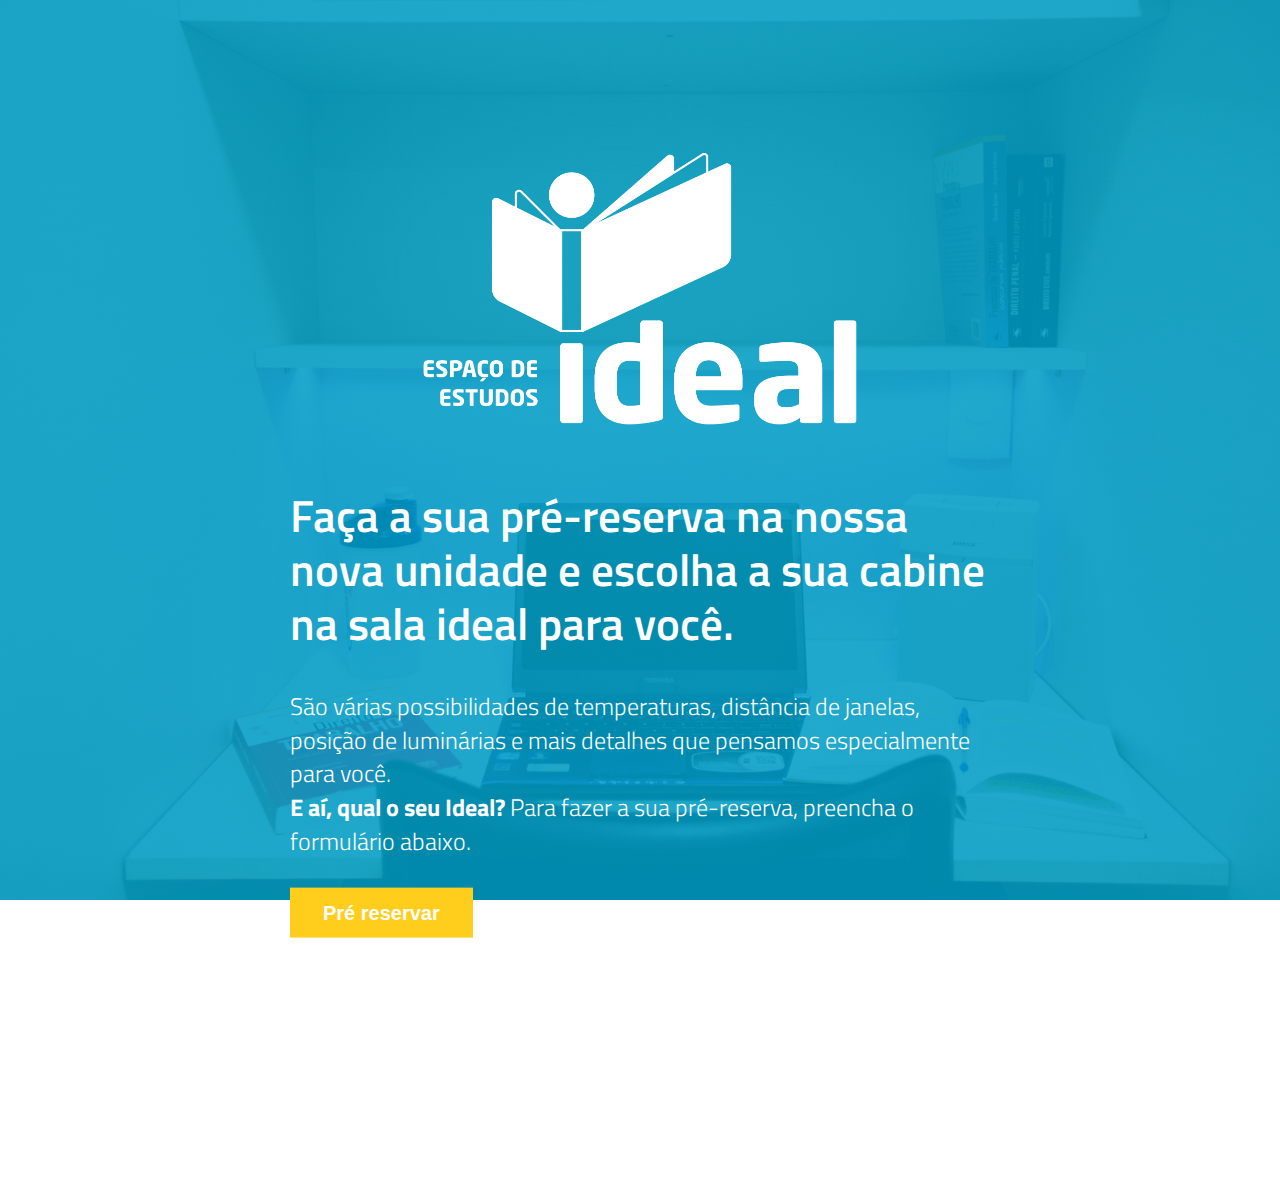
<file: reserva-na-nova-unidade---espaco-ideal.html>
<!DOCTYPE html>
<html prefix="og: http://ogp.me/ns#" lang="en">

<head>
    <meta charset="UTF-8">
    <link rel="schema.DC" href="http://purl.org/dc/elements/1.1/">
    <title>Nova Unidade Espaço Ideal</title>
    <meta name="DC.title" content="Nova Unidade Espaço Ideal">
    <meta property="og:title" content="Nova Unidade Espaço Ideal">
    <meta name="twitter:title" content="Nova Unidade Espaço Ideal">
    <meta property="og:image" content="images/uploads/og_image_estudoideal.jpeg">
    <meta name="twitter:image" content="images/uploads/og_image_estudoideal.jpeg">
    <meta property="og:type" content="website">
    <meta property="og:site_name" content="Estudo Ideal">
    <meta name="DC.language" scheme="ISO639-1" content="en">
    <link rel="stylesheet" href="css/base.css">
    <link rel="stylesheet" href="css/style.css">
    <script type="text/javascript" src="vendor/jquery.min.js"></script>
    <script type="text/javascript" src="vendor/noframework.waypoints.min.js"></script>
    <script type="text/javascript" src="vendor/jquery.magnific-popup.min.js"></script>
    <script type="text/javascript" src="js/responsive-nav.js"></script>
    <script type="text/javascript" src="vendor/swiper.jquery.js"></script>
    <script type="text/javascript" src="js/froont-namespace.js"></script>
    <script type="text/javascript" src="js/external-api.js"></script>
    <script type="text/javascript" src="js/helpers.js"></script>
    <script type="text/javascript" src="js/form-submit.js"></script>
    <script type="text/javascript" src="js/popup.js"></script>
    <script type="text/javascript" src="js/reveal-animation.js"></script>
    <script type="text/javascript" src="js/bg-videos.js"></script>
    <script type="text/javascript" src="js/background-parallax.js"></script>
    <script type="text/javascript" src="js/grid-gallery.js"></script>
    <script type="text/javascript" src="js/page-script.js"></script>
    <script type="text/javascript" src="js/scroll-effects.js"></script>
    <script type="text/javascript">
        var fonts = {
            "Montserrat": {
                "family": "Montserrat",
                "source": "google",
                "subsets": [
                    "latin",
                    "latin-ext",
                    "vietnamese"
                ],
                "variants": [
                    "100",
                    "100italic",
                    "200",
                    "200italic",
                    "300",
                    "300italic",
                    "500",
                    "500italic",
                    "600",
                    "600italic",
                    "700",
                    "700italic",
                    "800",
                    "800italic",
                    "900",
                    "900italic",
                    "italic",
                    "regular"
                ]
            },
            "Roboto": {
                "family": "Roboto",
                "source": "google",
                "subsets": [
                    "cyrillic",
                    "cyrillic-ext",
                    "greek",
                    "greek-ext",
                    "latin",
                    "latin-ext",
                    "vietnamese"
                ],
                "variants": [
                    "100",
                    "100italic",
                    "300",
                    "300italic",
                    "500",
                    "500italic",
                    "700",
                    "700italic",
                    "900",
                    "900italic",
                    "italic",
                    "regular"
                ]
            },
            "Titillium Web": {
                "family": "Titillium Web",
                "source": "google",
                "subsets": [
                    "latin",
                    "latin-ext"
                ],
                "variants": [
                    "200",
                    "200italic",
                    "300",
                    "300italic",
                    "600",
                    "600italic",
                    "700",
                    "700italic",
                    "900",
                    "italic",
                    "regular"
                ]
            }
        };
    </script>
    <script type="text/javascript" src="vendor/webfontloader.js"></script>
    <script type="text/javascript" src="js/fontloader.js"></script>
    <meta name="msapplication-TileImage" content="images/uploads/favicon-ms-144.png">
    <link rel="apple-touch-icon" href="images/uploads/favicon-apple-152.png">
    <link rel="icon" type="image/png" href="images/uploads/favicon.png" />
    <meta http-equiv="X-UA-Compatible" content="IE=Edge,chrome=1">
    <meta name="viewport" content="width=device-width, initial-scale=1.0">
</head>

<body>
    <div class="b-content hide-footer">
        <div id="hero_bg_image_text_left_aligned_2" class="fr-widget fr-container fr_hero_bg_image_text_left_aligned_2">
            <div id="hd3_content_2" class="fr-widget fr-container fr_hd3_content_2">
                <div id="container_71" class="fr-widget fr-container fr_container_71">
                    <div id="container_97" class="fr-widget fr-container fr_container_97">
                    </div><!--
                 --><div id="text_579" class="fr-widget fr-text fr-wf fr-richtext fr_text_579 fr_ideal">
                        <div class="fr-text">
                            <h1>Faça a sua pré-reserva na nossa nova unidade e escolha a sua cabine na sala ideal para você.</h1>
                            <h2>São várias possibilidades de temperaturas, distância de janelas, posição de luminárias e mais detalhes que pensamos especialmente para você.<br>
                                <strong>E aí, qual o seu Ideal? </strong>Para fazer a sua pré-reserva, preencha o formulário abaixo.</h2>
                        </div>
                    </div><!--
                 --><div id="html_6" class="fr-widget fr-html fr-wf fr_html_6"> <a class="typeform-share button" href="https://blyk.typeform.com/to/lAvLlt" data-mode="popup" style="display:inline-block;text-decoration:none;background-color:#FFCD1C;color:white;cursor:pointer;font-family:Helvetica,Arial,sans-serif;font-size:20px;line-height:50px;text-align:center;margin:0;height:50px;padding:0px 33px;border-radius:0px;max-width:100%;white-space:nowrap;overflow:hidden;text-overflow:ellipsis;font-weight:bold;-webkit-font-smoothing:antialiased;-moz-osx-font-smoothing:grayscale;" data-hide-headers="true" data-hide-footer="true" target="_blank">Pré reservar </a>
                        <script>
                            (function() {
                                var qs, js, q, s, d = document,
                                    gi = d.getElementById,
                                    ce = d.createElement,
                                    gt = d.getElementsByTagName,
                                    id = "typef_orm_share",
                                    b = "https://embed.typeform.com/";
                                if (!gi.call(d, id)) {
                                    js = ce.call(d, "script");
                                    js.id = id;
                                    js.src = b + "embed.js";
                                    q = gt.call(d, "script")[0];
                                    q.parentNode.insertBefore(js, q)
                                }
                            })()
                        </script>
                    </div><!--
                 --><div id="text_580" class="fr-widget fr-text fr-wf fr-richtext fr_ideal fr_text_580">
                        <div class="fr-text">
                            <p>Data estimada de inauguração*: 19/03. Caso tenha alguma dúvida sobre a sua pré-reserva, entre em contato conosco pelo e-mail contato@estudoideal.com.br ou pelo telefone (61) 98150-2057. *A data pode ser modificada de acordo com a concretização dos ajustes finais na nova unidade. Caso haja antecipação ou prorrogação, entraremos em contato.</p>
                        </div>
                    </div>
                </div>
            </div>
        </div><!--
     --><div id="container_96" class="fr-widget fr-container fr_container_96">
            <div id="html_5" class="fr-widget fr-html fr-wf fr_html_5">
                <div class="typeform-widget" data-url="https://espaoideal.typeform.com/to/WfF8Z6" style="width: 100%; height: 500px;"></div>
                <script>
                    (function() {
                        var qs, js, q, s, d = document,
                            gi = d.getElementById,
                            ce = d.createElement,
                            gt = d.getElementsByTagName,
                            id = "typef_orm",
                            b = "https://s3-eu-west-1.amazonaws.com/share.typeform.com/";
                        if (!gi.call(d, id)) {
                            js = ce.call(d, "script");
                            js.id = id;
                            js.src = b + "widget.js";
                            q = gt.call(d, "script")[0];
                            q.parentNode.insertBefore(js, q)
                        }
                    })()
                </script>
            </div>
        </div>
    </div>
    <div id="footer-assets">
    </div>
</body>

</html>
</file>
<file: css/style.css>
body {
  background-color: white
}

h1 {
  font-family: Montserrat;
  font-weight: 600;
  font-size: 2.8rem;
  line-height: 1.2;
  margin-top: 2.5rem;
  margin-bottom: 1.25rem;
  color: #2d2d2d
}

h2 {
  font-family: Montserrat;
  font-weight: 600;
  font-size: 2rem;
  line-height: 1.2;
  margin-top: 2.5rem;
  margin-bottom: 1.25rem;
  color: #2d2d2d
}

h3 {
  font-family: Montserrat;
  font-weight: 600;
  font-size: 1.4rem;
  line-height: 1.4;
  margin-top: 2.5rem;
  margin-bottom: 1.25rem;
  color: #2d2d2d
}

h4 {
  font-family: Montserrat;
  font-weight: 600;
  font-size: 1.3rem;
  line-height: 1.4;
  margin-top: 2.5rem;
  margin-bottom: 1.25rem;
  color: #2d2d2d
}

h5 {
  font-family: Montserrat;
  font-weight: 600;
  font-size: .7rem;
  line-height: 1.6;
  text-transform: uppercase;
  letter-spacing: .07rem;
  margin-top: 2.5rem;
  margin-bottom: 1.25rem;
  color: #2d2d2d
}

h6 {
  font-family: Montserrat;
  font-weight: 600;
  font-size: 1.2rem;
  line-height: 1.4;
  margin-top: 2.5rem;
  margin-bottom: 1.25rem;
  color: #2d2d2d
}

p {
  font-family: Roboto;
  font-weight: 300;
  font-size: 1rem;
  line-height: 1.8;
  margin-top: 1.25rem;
  margin-bottom: 1.25rem;
  color: #2d2d2d
}

ul li {
  margin-top: 1.25rem;
  margin-bottom: 1.25rem
}

ol li {
  margin-top: 1.25rem;
  margin-bottom: 1.25rem
}

blockquote {
  font-weight: 300;
  font-size: 1.2rem;
  line-height: 1.6;
  margin-top: 2.5rem;
  margin-bottom: 2.5rem;
  margin-left: 2.5rem;
  color: #2d2d2d
}

a {
  text-decoration: underline;
  color: inherit
}

a:hover {
  opacity: .8
}

.fr_blue_button {
  float: none;
  display: block;
  width: 12rem;
  background-color: #0089cf;
  min-height: 4rem;
  border-radius: 1rem
}

.fr_blue_button.fr-text p {
  line-height: 4rem;
  text-align: center;
  color: red
}

.fr_text_bright_left {
  float: none;
  display: block;
  width: 90%;
  vertical-align: top;
  position: relative
}

.fr_text_bright_left.fr-text h1 {
  font-family: Roboto;
  font-weight: 300;
  color: white
}

.fr_text_bright_left.fr-text p {
  font-weight: 200;
  text-align: left;
  color: rgba(255, 255, 255, 0.8)
}

.fr_text_bright_left.fr-text h6 {
  color: white
}

.fr_text_bright_left.fr-text h5 {
  color: white
}

.fr_text_bright_left.fr-text h4 {
  color: white
}

.fr_text_bright_left.fr-text h2 {
  color: white
}

.fr_text_bright_left.fr-text h3 {
  color: white
}

.fr_text_bright_left.fr-text blockquote {
  font-family: Roboto;
  color: white
}

.fr_button_fill_blue {
  float: none;
  display: block;
  width: 90%;
  font-family: Roboto;
  text-align: center;
  margin-top: 2rem;
  padding-top: 20px;
  padding-right: 20px;
  padding-bottom: 20px;
  padding-left: 20px;
  color: #3a3a3a;
  background-color: #ffcd1c;
  max-width: 270px;
  border-radius: 4px
}

.fr_button_fill_blue.fr-text p {
  text-align: center
}

.fr_navigation_text_light {
  display: inline-block;
  font-family: Roboto;
  font-weight: 300;
  font-size: 16px;
  line-height: 1.35em;
  text-align: center;
  text-decoration: inherit;
  letter-spacing: .01em;
  vertical-align: middle;
  padding-top: 10px;
  padding-right: 20px;
  padding-bottom: 10px;
  color: white
}

.fr_navigation_text_light.fr-text p {
  font-weight: 400;
  text-align: center;
  color: #3a3a3a
}

.fr_navigation_text_light.fr-text h3 {
  color: white
}

.fr_navigation_text_light.fr-text h1 {
  color: white
}

.fr_navigation_text_light.fr-text h2 {
  color: white
}

.fr_navigation_text_light.fr-text h4 {
  color: white
}

.fr_navigation_text_light.fr-text h5 {
  color: white
}

.fr_navigation_text_light.fr-text h6 {
  color: white
}

.fr_navigation_text_light.fr-text blockquote {
  color: white
}

.fr_text_large_dark_center {
  float: none;
  display: block;
  width: 90%;
  margin-right: auto;
  margin-left: auto
}

.fr_text_large_dark_center.fr-text p {
  font-family: Roboto;
  font-size: 1.7em;
  line-height: 1.45;
  text-align: center;
  letter-spacing: .05em;
  color: #2d2d2d
}

.fr_text_large_dark_center.fr-text h5 {
  font-size: 1em;
  text-align: center
}

.fr_text_large_dark_center.fr-text h2 {
  font-size: 3rem;
  text-align: center
}

.fr_text_large_dark_center.fr-text h1 {
  font-size: 4.2em;
  text-align: center
}

.fr_text_large_dark_center.fr-text h3 {
  font-size: 2rem;
  text-align: center
}

.fr_text_large_dark_center.fr-text h4 {
  font-size: 1.8em;
  text-align: center
}

.fr_text_large_dark_center.fr-text h6 {
  font-size: 2rem;
  text-align: center
}

.fr_text_large_dark_center.fr-text blockquote {
  text-align: center
}

.fr_text_dark_center {
  float: none;
  display: block;
  width: 90%;
  margin-top: 1rem;
  margin-right: auto;
  margin-left: auto;
  color: black
}

.fr_text_dark_center.fr-text h1 {
  text-align: center
}

.fr_text_dark_center.fr-text p {
  text-align: center;
  color: #2d2d2d
}

.fr_text_dark_center.fr-text h3 {
  font-family: Roboto;
  text-align: center
}

.fr_text_dark_center.fr-text h5 {
  text-align: center
}

.fr_text_dark_center.fr-text h2 {
  text-align: center
}

.fr_text_dark_center.fr-text h4 {
  text-align: center
}

.fr_text_dark_center.fr-text h6 {
  text-align: center
}

.fr_text_dark_center.fr-text blockquote {
  font-family: Roboto;
  text-align: center
}

.fr_icon_dark_center {
  float: none;
  display: block;
  width: 60px;
  margin-right: auto;
  margin-left: auto;
  fill: #2d2d2d
}

.fr_text_dark_1 {
  float: none;
  display: block;
  width: 90%;
  margin-right: auto;
  margin-left: auto;
  color: black;
  max-width: 800px
}

.fr_text_dark_1.fr-text h1 {
  text-align: center
}

.fr_text_dark_1.fr-text p {
  text-align: center;
  color: black
}

.fr_text_dark_1.fr-text h3 {
  text-align: center
}

.fr_text_dark_1.fr-text h5 {
  text-align: center
}

.fr_text_dark_1.fr-text h2 {
  font-family: Roboto;
  font-weight: 100;
  font-size: 2.5rem;
  text-align: center;
  color: #009dc5
}

.fr_text_dark_1.fr-text h4 {
  text-align: center
}

.fr_text_dark_1.fr-text h6 {
  text-align: center
}

.fr_text_dark_1.fr-text blockquote {
  font-family: Roboto;
  text-align: center
}

.fr_text_bright_1 {
  float: none;
  display: block;
  width: 90%;
  margin-right: auto;
  margin-left: auto;
  color: black;
  max-width: 800px
}

.fr_text_bright_1.fr-text h1 {
  text-align: center
}

.fr_text_bright_1.fr-text p {
  text-align: center;
  color: white
}

.fr_text_bright_1.fr-text h3 {
  text-align: center
}

.fr_text_bright_1.fr-text h5 {
  text-align: center
}

.fr_text_bright_1.fr-text h2 {
  font-family: Roboto;
  font-weight: 100;
  font-size: 2.5rem;
  text-align: center;
  color: #ffcd1c
}

.fr_text_bright_1.fr-text h4 {
  text-align: center
}

.fr_text_bright_1.fr-text h6 {
  text-align: center
}

.fr_text_bright_1.fr-text blockquote {
  font-family: Roboto;
  text-align: center
}

.fr_estrutura_1 {
  float: none;
  display: block;
  width: 90%;
  margin-top: 1rem;
  margin-right: auto;
  margin-left: auto;
  color: black
}

.fr_estrutura_1.fr-text h1 {
  text-align: center
}

.fr_estrutura_1.fr-text p {
  text-align: center;
  color: #3a3a3a
}

.fr_estrutura_1.fr-text h3 {
  font-family: Roboto;
  text-align: center;
  color: #3a3a3a
}

.fr_estrutura_1.fr-text h5 {
  text-align: center
}

.fr_estrutura_1.fr-text h2 {
  text-align: center;
  color: #ffcd1c
}

.fr_estrutura_1.fr-text h4 {
  text-align: center
}

.fr_estrutura_1.fr-text h6 {
  text-align: center
}

.fr_estrutura_1.fr-text blockquote {
  font-family: Roboto;
  text-align: center
}

.fr_text_large_thin_bright_center {
  float: none;
  display: none;
  width: 100%;
  font-family: Roboto;
  font-weight: 200;
  font-size: 4rem;
  text-align: center;
  color: white
}

.fr_text_large_thin_bright_center.fr-text p {
  font-weight: 200;
  font-size: 1.7rem;
  text-align: center;
  color: rgba(255, 255, 255, 0.8)
}

.fr_text_large_thin_bright_center.fr-text h1 {
  font-family: Roboto;
  font-weight: 200;
  font-size: 4.2rem;
  text-align: center;
  color: white
}

.fr_text_large_thin_bright_center.fr-text h2 {
  font-family: Roboto;
  font-weight: 200;
  font-size: 3rem;
  text-align: center;
  color: white
}

.fr_text_large_thin_bright_center.fr-text h3 {
  font-family: Roboto;
  font-weight: 200;
  font-size: 2rem;
  text-align: center;
  color: white
}

.fr_text_large_thin_bright_center.fr-text h4 {
  font-family: Roboto;
  font-weight: 200;
  font-size: 1.8rem;
  text-align: center;
  color: white
}

.fr_text_large_thin_bright_center.fr-text h5 {
  font-family: Roboto;
  font-weight: 300;
  font-size: 1rem;
  text-align: center;
  color: white
}

.fr_text_large_thin_bright_center.fr-text h6 {
  font-family: Roboto;
  font-weight: 200;
  font-size: 2rem;
  text-align: center;
  color: white
}

.fr_text_large_thin_bright_center.fr-text blockquote {
  font-family: Roboto;
  font-weight: 300;
  text-align: center;
  color: white
}

.fr_preco {
  float: none;
  display: block;
  width: 90%;
  font-family: Roboto;
  font-weight: 200;
  font-size: 4rem;
  text-align: center;
  margin-right: auto;
  margin-left: auto;
  color: white
}

.fr_preco.fr-text h1 {
  text-align: center;
  color: white
}

.fr_preco.fr-text p {
  text-align: center;
  color: rgba(255, 255, 255, 0.8)
}

.fr_preco.fr-text h3 {
  font-family: Roboto;
  text-align: center;
  color: #ffcd1c
}

.fr_preco.fr-text h5 {
  text-align: center;
  color: white
}

.fr_preco.fr-text h2 {
  text-align: center;
  color: white
}

.fr_preco.fr-text h4 {
  text-align: center;
  color: white
}

.fr_preco.fr-text h6 {
  text-align: center;
  color: white
}

.fr_preco.fr-text blockquote {
  font-family: Roboto;
  text-align: center;
  color: white
}

.fr_endereco {
  float: none;
  display: block;
  width: 100%;
  margin-right: auto;
  margin-bottom: 50px;
  margin-left: auto;
  color: black;
  max-width: 800px
}

.fr_endereco.fr-text h1 {
  text-align: center
}

.fr_endereco.fr-text p {
  text-align: left;
  color: black
}

.fr_endereco.fr-text h3 {
  text-align: center
}

.fr_endereco.fr-text h5 {
  text-align: center
}

.fr_endereco.fr-text h2 {
  font-family: Roboto;
  font-weight: 100;
  font-size: 2.5rem;
  text-align: center;
  color: #009dc5
}

.fr_endereco.fr-text h4 {
  text-align: center
}

.fr_endereco.fr-text h6 {
  text-align: center
}

.fr_endereco.fr-text blockquote {
  font-family: Roboto;
  text-align: center
}

.fr_endereco2 {
  float: none;
  display: block;
  top: 50%;
  width: 100%;
  margin-top: 0;
  margin-right: auto;
  margin-bottom: 50px;
  margin-left: auto;
  color: black;
  position: absolute;
  max-width: 800px;
  -webkit-transform: translateY(-50%);
  -ms-transform: translateY(-50%);
  transform: translateY(-50%)
}

.fr_endereco2.fr-text h1 {
  text-align: center
}

.fr_endereco2.fr-text p {
  text-align: left;
  color: black
}

.fr_endereco2.fr-text h3 {
  text-align: center
}

.fr_endereco2.fr-text h5 {
  text-align: center
}

.fr_endereco2.fr-text h2 {
  font-family: Roboto;
  font-weight: 100;
  font-size: 2.5rem;
  text-align: center;
  color: #009dc5
}

.fr_endereco2.fr-text h4 {
  text-align: center
}

.fr_endereco2.fr-text h6 {
  text-align: center
}

.fr_endereco2.fr-text blockquote {
  font-family: Roboto;
  text-align: center
}

.fr_endereo {
  float: none;
  display: block;
  width: 100%;
  vertical-align: top;
  position: relative
}

.fr_endereo.fr-text h1 {
  color: white
}

.fr_endereo.fr-text p {
  font-weight: 200;
  font-size: .9rem;
  line-height: 1.4;
  text-align: center;
  color: white
}

.fr_endereo.fr-text h6 {
  color: white
}

.fr_endereo.fr-text h5 {
  color: white
}

.fr_endereo.fr-text h4 {
  text-align: center;
  color: white
}

.fr_endereo.fr-text h2 {
  color: white
}

.fr_endereo.fr-text h3 {
  font-family: Roboto;
  text-align: center;
  color: white
}

.fr_endereo.fr-text blockquote {
  font-family: Roboto;
  color: white
}

.fr_contato {
  float: none;
  display: block;
  width: 100%;
  font-family: Roboto;
  font-weight: 500;
  font-size: 13px;
  text-align: center;
  text-decoration: inherit;
  letter-spacing: .01em;
  margin-top: 10px;
  margin-right: auto;
  margin-left: auto;
  padding-top: 15px;
  padding-right: 15px;
  padding-bottom: 15px;
  padding-left: 15px;
  color: white;
  background-color: #009dc5;
  min-height: 3rem;
  max-width: 300px;
  border-radius: 4px
}

.fr_regras_rodape {
  float: none;
  display: block;
  width: 90%;
  font-family: Roboto;
  font-weight: 200;
  font-size: 4rem;
  text-align: center;
  margin-top: 1rem;
  margin-right: auto;
  margin-left: auto;
  color: white
}

.fr_regras_rodape.fr-text h1 {
  font-family: Montserrat;
  font-size: 2rem;
  text-align: center;
  color: white
}

.fr_regras_rodape.fr-text p {
  font-size: .6rem;
  text-align: center;
  color: rgba(255, 255, 255, 0.8)
}

.fr_regras_rodape.fr-text h3 {
  text-align: center;
  color: white
}

.fr_regras_rodape.fr-text h5 {
  text-align: center;
  color: white
}

.fr_regras_rodape.fr-text h2 {
  text-align: center;
  color: white
}

.fr_regras_rodape.fr-text h4 {
  text-align: center;
  color: white
}

.fr_regras_rodape.fr-text h6 {
  text-align: center;
  color: white
}

.fr_regras_rodape.fr-text blockquote {
  font-family: Roboto;
  text-align: center;
  color: white
}

.fr_invista {
  float: none;
  display: block;
  width: 100%;
  font-family: Roboto;
  font-weight: 500;
  font-size: 13px;
  text-align: center;
  text-decoration: inherit;
  letter-spacing: .01em;
  margin-top: 10px;
  margin-right: auto;
  margin-left: auto;
  padding-top: 15px;
  padding-right: 15px;
  padding-bottom: 15px;
  padding-left: 15px;
  color: #1a1a1a;
  background-color: #ffcd1c;
  min-height: 3rem;
  max-width: 300px;
  border-radius: 4px
}

.fr_ideal {
  float: none;
  display: block;
  width: 90%;
  vertical-align: top;
  margin-right: auto;
  margin-left: auto;
  position: relative;
  max-width: 700px
}

.fr_ideal.fr-text h1 {
  font-family: Titillium Web;
  color: white
}

.fr_ideal.fr-text p {
  font-weight: 300;
  line-height: 1.4;
  text-align: left;
  color: rgba(255, 255, 255, 0.8)
}

.fr_ideal.fr-text h6 {
  color: white
}

.fr_ideal.fr-text h5 {
  color: white
}

.fr_ideal.fr-text h4 {
  color: white
}

.fr_ideal.fr-text h2 {
  font-family: Titillium Web;
  font-weight: 300;
  font-size: 24px;
  line-height: 1.4;
  color: white
}

.fr_ideal.fr-text h3 {
  color: white
}

.fr_ideal.fr-text blockquote {
  font-family: Roboto;
  color: white
}

.fr_hero_bg_image_text_left_aligned {
  float: none;
  display: block;
  width: 100%;
  height: 100vh;
  margin-right: auto;
  margin-left: auto;
  background-color: black;
  background-image: url(../images/thumbnail/vq0a9632.jpg_1800x1200.jpg);
  background-position: center center;
  background-size: cover;
  background-attachment: fixed;
  position: relative
}

.fr_hd3_content {
  float: none;
  display: block;
  top: 50%;
  left: 0;
  width: 90%;
  margin-top: 0;
  margin-right: auto;
  margin-left: auto;
  background-repeat: repeat;
  position: absolute;
  right: 0;
  max-width: 1200px;
  -webkit-transform: translateY(-50%);
  -ms-transform: translateY(-50%);
  transform: translateY(-50%)
}

.fr_text_25 {
  max-width: 600px
}

.fr_text_25.fr-text h1 {
  font-family: Roboto
}

.fr_container {
  float: none;
  display: block;
  left: 0;
  width: 100%;
  height: 100%;
  margin-right: auto;
  margin-left: auto;
  background-color: rgba(0, 157, 197, 0.68);
  background-position: center center;
  background-size: cover;
  position: relative;
  right: 0
}

.fr_nav_with_logo {
  float: none;
  display: block;
  width: 100%;
  margin-right: auto;
  margin-left: auto;
  background-color: rgba(255, 255, 255, 0.91);
  position: fixed;
  z-index: 2
}

.fr_navigation_dark_with_logo_4 {
  width: 90%;
  margin-right: auto;
  margin-left: auto;
  z-index: 1000;
  min-height: 60px;
  max-width: 1200px
}

.fr_mobile_toggle_5 {
  float: right;
  display: none;
  min-height: 30px;
  min-width: 30px;
  cursor: pointer
}

.fr_hamburger_icon_8 {
  width: 30px;
  fill: white
}

.fr_items_5 {
  float: right;
  margin-top: 20px;
  margin-bottom: 10px
}

.fr_sign_up_button_5 {
  display: inline-block;
  font-family: Roboto;
  font-weight: 300;
  font-size: 16px;
  line-height: 1.35em;
  text-align: center;
  text-decoration: inherit;
  letter-spacing: .01em;
  vertical-align: middle;
  padding-top: 10px;
  padding-right: 20px;
  padding-bottom: 10px;
  padding-left: 20px;
  color: white;
  background-color: #009dc5;
  border-radius: 4px
}

.fr_imagewidget {
  float: left;
  width: 100%;
  vertical-align: bottom;
  margin-top: 18px;
  margin-bottom: 10px;
  max-width: 100px;
  fill: white
}

.fr_4_columns__cards_with_icons {
  padding-top: 9rem;
  padding-bottom: 5rem;
  background-color: #fefefe
}

.fr_gry1_3_column_images_5 {
  float: none;
  display: block;
  width: 100%;
  margin-top: 2rem;
  margin-right: auto;
  margin-left: auto;
  max-width: 900px
}

.fr_gry1_3_column_images_5.fr-grid>.fr-widget {
  float: left
}

.fr_gry1_3_column_images_5.fr-grid>.fr-widget:nth-child(2n+1) {
  margin-top: 0;
  margin-right: 0;
  margin-bottom: 0;
  margin-left: 0;
  width: calc(100% / 2);
  clear: left;
  max-width: inherit
}

.fr_gry1_3_column_images_5.fr-grid>.fr-widget:nth-child(2n+2) {
  margin-top: 0;
  margin-right: 0;
  margin-bottom: 0;
  margin-left: 0;
  width: calc(100% / 2);
  clear: none;
  max-width: inherit
}

.fr_gry1_image_one_5 {
  padding-top: 2rem;
  padding-right: 2%;
  padding-bottom: 2rem;
  padding-left: 2%;
  min-height: 295px;
  border-radius: 10px
}

.fr_container_39 {
  float: none;
  display: block;
  width: 100%;
  margin-right: auto;
  margin-left: auto;
  min-height: 12em
}

.fr_gry1_image_one_6 {
  padding-top: 2rem;
  padding-right: 2%;
  padding-bottom: 2rem;
  padding-left: 2%;
  min-height: 295px;
  border-radius: 10px
}

.fr_container_40 {
  float: none;
  display: block;
  width: 100%;
  margin-right: auto;
  margin-left: auto;
  min-height: 12em
}

.fr_imagewidget_2 {
  width: 100%;
  max-width: 100px
}

.fr_imagewidget_3 {
  width: 100%;
  max-width: 100px
}

.fr_4_columns__cards_with_icons_2 {
  padding-top: 9rem;
  padding-bottom: 5rem;
  background-color: #fefefe
}

.fr_gry1_3_column_images_6 {
  float: none;
  display: block;
  width: 95%;
  margin-top: 2rem;
  margin-right: auto;
  margin-left: auto
}

.fr_gry1_3_column_images_6.fr-grid>.fr-widget {
  float: left
}

.fr_gry1_3_column_images_6.fr-grid>.fr-widget:nth-child(3n+1) {
  margin-top: 0;
  margin-right: 0;
  margin-bottom: 0;
  margin-left: 0;
  width: calc(100% / 3);
  clear: left;
  max-width: inherit
}

.fr_gry1_3_column_images_6.fr-grid>.fr-widget:nth-child(3n+2) {
  margin-top: 0;
  margin-right: 0;
  margin-bottom: 0;
  margin-left: 0;
  width: calc(100% / 3);
  clear: none;
  max-width: inherit
}

.fr_gry1_3_column_images_6.fr-grid>.fr-widget:nth-child(3n+3) {
  margin-top: 0;
  margin-right: 0;
  margin-bottom: 0;
  margin-left: 0;
  width: calc(100% / 3);
  clear: none;
  max-width: inherit
}

.fr_gry1_image_one_7 {
  padding-top: 2rem;
  padding-right: 2%;
  padding-bottom: 2rem;
  padding-left: 2%;
  min-height: 295px;
  border-radius: 10px
}

.fr_container_41 {
  float: none;
  display: block;
  width: 100%;
  margin-right: auto;
  margin-left: auto;
  min-height: 12em
}

.fr_image_67 {
  width: 100%;
  max-width: 100px
}

.fr_gry1_image_one_8 {
  padding-top: 2rem;
  padding-right: 2%;
  padding-bottom: 2rem;
  padding-left: 2%;
  min-height: 295px;
  border-radius: 10px
}

.fr_container_42 {
  float: none;
  display: block;
  width: 100%;
  margin-right: auto;
  margin-left: auto;
  min-height: 12em
}

.fr_image_68 {
  width: 100%;
  max-width: 100px
}

.fr_gry1_image_one_9 {
  padding-top: 2rem;
  padding-right: 2%;
  padding-bottom: 2rem;
  padding-left: 2%;
  min-height: 295px;
  border-radius: 10px
}

.fr_container_43 {
  float: none;
  display: block;
  width: 100%;
  margin-right: auto;
  margin-left: auto;
  min-height: 12em
}

.fr_image_69 {
  width: 100%;
  max-width: 100px
}

.fr_gry1_image_one_10 {
  padding-top: 2rem;
  padding-right: 2%;
  padding-bottom: 2rem;
  padding-left: 2%;
  min-height: 295px;
  border-radius: 10px
}

.fr_container_44 {
  float: none;
  display: block;
  width: 100%;
  margin-right: auto;
  margin-left: auto;
  min-height: 12em
}

.fr_image_70 {
  width: 100%;
  max-width: 100px
}

.fr_gry1_image_one_11 {
  padding-top: 2rem;
  padding-right: 2%;
  padding-bottom: 2rem;
  padding-left: 2%;
  min-height: 295px;
  border-radius: 10px
}

.fr_container_45 {
  float: none;
  display: block;
  width: 100%;
  margin-right: auto;
  margin-left: auto;
  min-height: 12em
}

.fr_image_71 {
  width: 100%;
  max-width: 100px
}

.fr_container_46 {
  float: none;
  display: block;
  width: 100%;
  margin-right: auto;
  margin-left: auto;
  background-repeat: no-repeat;
  background-image: linear-gradient(rgba(255, 205, 28, 0.7), rgba(255, 205, 28, 0.7)), url(../images/thumbnail/vq0a9574.jpg_1800x1200.jpg);
  background-position: center center;
  background-size: cover;
  background-attachment: fixed;
  min-height: 500px
}

.fr_gry1_image_one_12 {
  padding-top: 2rem;
  padding-right: 2%;
  padding-bottom: 2rem;
  padding-left: 2%;
  min-height: 295px;
  border-radius: 10px
}

.fr_container_47 {
  float: none;
  display: block;
  width: 100%;
  margin-right: auto;
  margin-left: auto;
  min-height: 12em
}

.fr_image_72 {
  width: 100%;
  max-width: 100px
}

.fr_gry1_image_one_13 {
  padding-top: 2rem;
  padding-right: 2%;
  padding-bottom: 2rem;
  padding-left: 2%;
  min-height: 295px;
  border-radius: 10px
}

.fr_container_48 {
  float: none;
  display: block;
  width: 100%;
  margin-right: auto;
  margin-left: auto;
  min-height: 12em
}

.fr_image_73 {
  width: 100%;
  max-width: 100px
}

.fr_gry1_image_one_14 {
  padding-top: 2rem;
  padding-right: 2%;
  padding-bottom: 2rem;
  padding-left: 2%;
  min-height: 295px;
  border-radius: 10px
}

.fr_container_49 {
  float: none;
  display: block;
  width: 100%;
  margin-right: auto;
  margin-left: auto;
  min-height: 12em
}

.fr_image_74 {
  width: 100%;
  max-width: 100px
}

.fr_gry1_image_one_15 {
  padding-top: 2rem;
  padding-right: 2%;
  padding-bottom: 2rem;
  padding-left: 2%;
  min-height: 295px;
  border-radius: 10px
}

.fr_container_50 {
  float: none;
  display: block;
  width: 100%;
  margin-right: auto;
  margin-left: auto;
  min-height: 12em
}

.fr_image_75 {
  width: 100%;
  max-width: 100px
}

.fr_gry1_image_one_16 {
  padding-top: 2rem;
  padding-right: 2%;
  padding-bottom: 2rem;
  padding-left: 2%;
  min-height: 295px;
  border-radius: 10px
}

.fr_container_51 {
  float: none;
  display: block;
  width: 100%;
  margin-right: auto;
  margin-left: auto;
  min-height: 12em
}

.fr_image_76 {
  width: 100%;
  max-width: 100px
}

.fr_gry1_image_one_17 {
  padding-top: 2rem;
  padding-right: 2%;
  padding-bottom: 2rem;
  padding-left: 2%;
  min-height: 295px;
  border-radius: 10px
}

.fr_container_52 {
  float: none;
  display: block;
  width: 100%;
  margin-right: auto;
  margin-left: auto;
  min-height: 12em
}

.fr_image_77 {
  width: 100%;
  max-width: 100px
}

.fr_gry1_image_one_18 {
  padding-top: 2rem;
  padding-right: 2%;
  padding-bottom: 2rem;
  padding-left: 2%;
  min-height: 295px;
  border-radius: 10px
}

.fr_container_53 {
  float: none;
  display: block;
  width: 100%;
  margin-right: auto;
  margin-left: auto;
  min-height: 12em
}

.fr_image_78 {
  width: 100%;
  max-width: 100px
}

.fr_gry1_image_one_19 {
  padding-top: 2rem;
  padding-right: 2%;
  padding-bottom: 2rem;
  padding-left: 2%;
  min-height: 295px;
  border-radius: 10px
}

.fr_container_54 {
  float: none;
  display: block;
  width: 100%;
  margin-right: auto;
  margin-left: auto;
  min-height: 12em
}

.fr_image_79 {
  width: 100%;
  max-width: 100px
}

.fr_gallery_split_in_grid {
  background-color: white
}

.fr_gry2_column_images {
  float: none;
  display: block;
  width: 100%;
  margin-right: auto;
  margin-left: auto
}

.fr_gry2_column_images.fr-grid>.fr-widget {
  float: left
}

.fr_gry2_column_images.fr-grid>.fr-widget:nth-child(5n+1) {
  margin-top: 0rem;
  margin-right: 0rem;
  margin-bottom: 0;
  margin-left: 0;
  width: calc(100% / 5);
  clear: left;
  max-width: inherit
}

.fr_gry2_column_images.fr-grid>.fr-widget:nth-child(5n+2) {
  margin-top: 0rem;
  margin-right: 0rem;
  margin-bottom: 0;
  margin-left: 0rem;
  width: calc(100% / 5);
  clear: none;
  max-width: inherit
}

.fr_gry2_column_images.fr-grid>.fr-widget:nth-child(5n+3) {
  margin-top: 0rem;
  margin-right: 0rem;
  margin-bottom: 0;
  margin-left: 0rem;
  width: calc(100% / 5);
  clear: none;
  max-width: inherit
}

.fr_gry2_column_images.fr-grid>.fr-widget:nth-child(5n+4) {
  margin-top: 0rem;
  margin-right: 0rem;
  margin-bottom: 0;
  margin-left: 0rem;
  width: calc(100% / 5);
  clear: none;
  max-width: inherit
}

.fr_gry2_column_images.fr-grid>.fr-widget:nth-child(5n+5) {
  margin-top: 0rem;
  margin-right: 0;
  margin-bottom: 0;
  margin-left: 0rem;
  width: calc(100% / 5);
  clear: none;
  max-width: inherit
}

.fr_gry2_image_one {
  background-image: url(../images/thumbnail/vq0a9568.jpg_1800x1200.jpg);
  background-position: center center;
  background-size: cover;
  min-height: 12rem
}

.fr_gry2_image_two {
  background-image: url(../images/thumbnail/vq0a9569.jpg_1800x1200.jpg);
  background-position: center center;
  background-size: cover;
  min-height: 12rem
}

.fr_gry2_image_three {
  background-image: url(../images/thumbnail/vq0a9579.jpg_1200x1800.jpg);
  background-position: center center;
  background-size: cover;
  min-height: 12rem
}

.fr_gry2_image_four {
  background-image: url(../images/thumbnail/vq0a9588.jpg_1800x1200.jpg);
  background-position: center center;
  background-size: cover;
  min-height: 12rem
}

.fr_gry2_image_five {
  background-image: url(../images/thumbnail/vq0a9593.jpg_1200x1800.jpg);
  background-position: center center;
  background-size: cover;
  min-height: 12rem
}

.fr_gry2_image_six {
  background-image: url(../images/thumbnail/vq0a9654.jpg_1800x1200.jpg);
  background-position: center center;
  background-size: cover;
  min-height: 12rem
}

.fr_gry2_image_seven {
  background-image: url(../images/thumbnail/vq0a9628.jpg_1800x1200.jpg);
  background-position: center center;
  background-size: cover;
  min-height: 12rem
}

.fr_gry2_image_eight {
  background-image: url(../images/thumbnail/vq0a9629.jpg_1800x1200.jpg);
  background-position: center center;
  background-size: cover;
  min-height: 12rem
}

.fr_3_columns_top_aligned {
  padding-top: 9rem;
  padding-bottom: 5rem;
  background-color: white
}

.fr_gry1_3_column_images_9 {
  float: none;
  display: block;
  width: 90%;
  margin-top: 2rem;
  margin-right: auto;
  margin-left: auto;
  max-width: 1200px
}

.fr_gry1_3_column_images_9.fr-grid>.fr-widget {
  float: left
}

.fr_gry1_3_column_images_9.fr-grid>.fr-widget:nth-child(3n+1) {
  margin-top: .6em;
  margin-right: 2%;
  margin-bottom: .6em;
  margin-left: 0;
  width: 31.996666666666666%;
  clear: left;
  max-width: inherit
}

.fr_gry1_3_column_images_9.fr-grid>.fr-widget:nth-child(3n+2) {
  margin-top: .6em;
  margin-right: 2%;
  margin-bottom: .6em;
  margin-left: 0;
  width: 31.996666666666666%;
  clear: none;
  max-width: inherit
}

.fr_gry1_3_column_images_9.fr-grid>.fr-widget:nth-child(3n+3) {
  margin-top: .6em;
  margin-right: 0;
  margin-bottom: .6em;
  margin-left: 0;
  width: 31.996666666666666%;
  clear: none;
  max-width: inherit
}

.fr_gry1_image_one_20 {
  padding-top: 2rem;
  padding-bottom: 3rem;
  background-color: #009dc5
}

.fr_container_37 {
  margin-right: auto;
  margin-left: auto
}

.fr_imagewidget_4 {
  float: none;
  display: block;
  width: 90px;
  margin-right: auto;
  margin-bottom: 1rem;
  margin-left: auto;
  fill: #a7c9d1
}

.fr_gry1_image_one_21 {
  padding-top: 2rem;
  padding-bottom: 3rem;
  background-color: #009dc5
}

.fr_container_55 {
  margin-right: auto;
  margin-left: auto
}

.fr_image_82 {
  float: none;
  display: block;
  width: 90px;
  margin-right: auto;
  margin-bottom: 1rem;
  margin-left: auto;
  fill: #a7c9d1
}

.fr_gry1_image_one_22 {
  padding-top: 2rem;
  padding-bottom: 3rem;
  background-color: #009dc5
}

.fr_container_56 {
  margin-right: auto;
  margin-left: auto
}

.fr_image_83 {
  float: none;
  display: block;
  width: 90px;
  margin-right: auto;
  margin-bottom: 1rem;
  margin-left: auto;
  fill: #a7c9d1
}

.fr_container_57 {
  float: none;
  display: block;
  width: 100%;
  margin-right: auto;
  margin-left: auto;
  background-image: linear-gradient(rgba(255, 205, 28, 0.7), rgba(255, 205, 28, 0.7)), url(../images/thumbnail/vq0a9596.jpg_1800x1200.jpg);
  background-position: center center;
  background-size: cover;
  min-height: 500px
}

.fr_rodap {
  line-height: 1.4em;
  margin-right: auto;
  margin-left: auto;
  padding-top: 9rem;
  padding-bottom: 5rem;
  background-color: #414042;
  min-height: 16rem
}

.fr_wf_2_column_grid_3 {
  float: none;
  display: block;
  width: 90%;
  margin-right: auto;
  margin-left: auto
}

.fr_wf_2_column_grid_3.fr-grid>.fr-widget {
  float: left
}

.fr_wf_2_column_grid_3.fr-grid>.fr-widget:nth-child(2n+1) {
  margin-right: 10px;
  margin-bottom: 0;
  margin-left: 0;
  width: calc(100% / 2 - 1 / 2 * 20px);
  clear: left;
  max-width: inherit
}

.fr_wf_2_column_grid_3.fr-grid>.fr-widget:nth-child(2n+2) {
  margin-right: 0;
  margin-bottom: 0;
  margin-left: 10px;
  width: calc(100% / 2 - 1 / 2 * 20px);
  clear: none;
  max-width: inherit
}

.fr_wf_container_one_3 {
  margin-right: auto;
  margin-left: auto
}

.fr_wf_soc_icons_7 {
  float: none;
  display: block;
  width: 90%;
  margin-top: 1rem;
  margin-right: auto;
  margin-bottom: 1rem;
  margin-left: auto;
  max-width: 100px
}

.fr_wf_soc_icons_7.fr-grid>.fr-widget {
  float: left
}

.fr_wf_soc_icons_7.fr-grid>.fr-widget:nth-child(2n+1) {
  margin-top: 0;
  margin-right: 2%;
  margin-bottom: 0;
  margin-left: 2%;
  width: calc(100% / 2 - 4%);
  clear: left;
  max-width: inherit
}

.fr_wf_soc_icons_7.fr-grid>.fr-widget:nth-child(2n+2) {
  margin-top: 0;
  margin-right: 2%;
  margin-bottom: 0;
  margin-left: 2%;
  width: calc(100% / 2 - 4%);
  clear: none;
  max-width: inherit
}

.fr_icon_tw_5 {
  float: none;
  display: block;
  width: 29.28571428571429%;
  max-height: 64px;
  fill: white
}

.fr_icon_fb_5 {
  float: none;
  display: block;
  width: 29.28571428571429%;
  max-height: 64px;
  fill: white
}

.fr_container_64 {
  float: none;
  display: block;
  width: 90%;
  margin-right: auto;
  margin-left: auto;
  padding-top: 40px;
  min-height: 6em;
  max-width: 1000px
}

.fr_image_84 {
  margin-top: 5px;
  margin-right: auto;
  margin-left: auto;
  max-width: 100px
}

.fr_html {
  float: none;
  display: block;
  margin-right: auto;
  margin-left: auto;
  min-height: 12em
}

.fr_container_65 {
  display: none;
  margin-right: auto;
  margin-left: auto;
  background-color: #e8e8e8;
  min-height: 12rem
}

.fr_grid_2 {
  width: 100%;
  margin-right: auto;
  margin-left: auto;
  min-height: 12em;
  max-width: 1200px
}

.fr_grid_2.fr-grid>.fr-widget {
  float: left
}

.fr_grid_2.fr-grid>.fr-widget:nth-child(2n+1) {
  margin-top: 1rem;
  margin-right: .5rem;
  margin-bottom: 0;
  margin-left: 0;
  width: calc(100% / 2 - 1 / 2 * 1rem);
  clear: left;
  max-width: inherit
}

.fr_grid_2.fr-grid>.fr-widget:nth-child(2n+2) {
  margin-top: 1rem;
  margin-right: 0;
  margin-bottom: 0;
  margin-left: .5rem;
  width: calc(100% / 2 - 1 / 2 * 1rem);
  clear: none;
  max-width: inherit
}

.fr_container_66 {
  margin-right: auto;
  margin-left: auto;
  min-height: 300px
}

.fr_container_67 {
  float: none;
  display: block;
  width: 100%;
  height: 100%;
  margin-right: auto;
  margin-left: auto;
  background-repeat: no-repeat;
  background-image: url(../images/thumbnail/monocromatica-negativa.png_1773x1146.png);
  background-position: center center;
  background-size: contain;
  min-height: 300px
}

.fr_3_columns_top_aligned_3 {
  display: block;
  padding-top: 9rem;
  padding-bottom: 5rem;
  background-color: white
}

.fr_container_68 {
  float: none;
  display: block;
  width: 100%;
  margin-right: auto;
  margin-left: auto;
  min-height: 12em
}

.fr_grid_3 {
  width: 90%;
  margin-right: auto;
  margin-left: auto;
  min-height: 12em;
  max-width: 650px
}

.fr_grid_3.fr-grid>.fr-widget {
  float: left
}

.fr_grid_3.fr-grid>.fr-widget:nth-child(2n+1) {
  margin-top: 0rem;
  margin-right: 25px;
  margin-bottom: 0;
  margin-left: 0;
  width: calc(100% / 2 - 1 / 2 * 50px);
  clear: left;
  max-width: inherit
}

.fr_grid_3.fr-grid>.fr-widget:nth-child(2n+2) {
  margin-top: 0rem;
  margin-right: 0;
  margin-bottom: 0;
  margin-left: 25px;
  width: calc(100% / 2 - 1 / 2 * 50px);
  clear: none;
  max-width: inherit
}

.fr_container_69 {
  float: none;
  display: block;
  width: 100%;
  height: 100%;
  margin-right: auto;
  margin-left: auto;
  position: relative;
  min-height: 300px
}

.fr_html_3 {
  float: none;
  display: block;
  top: 0;
  left: 0;
  margin-right: auto;
  margin-left: auto;
  padding-bottom: 0;
  position: relative;
  max-height: 300px;
  max-width: 300px;
  overflow: hidden
}

.fr_gry2_image_eight_2 {
  background-image: url(../images/thumbnail/c38ce6eb-9abf-49f3-a7a4-db42d1f9515f.jpg_960x1280.jpg);
  background-position: center center;
  background-size: cover;
  min-height: 12rem
}

.fr_gry2_image_eight_3 {
  background-image: url(../images/thumbnail/f27ad888-bda6-406a-9188-af94b1c7d0e8.jpg_960x1280.jpg);
  background-position: center center;
  background-size: cover;
  min-height: 12rem
}

.fr_hero_bg_image_text_left_aligned_2 {
  float: none;
  display: block;
  width: 100%;
  margin-right: auto;
  margin-left: auto;
  background-color: black;
  background-image: linear-gradient(rgba(0, 157, 197, 0.87), rgba(0, 157, 197, 0.87)), url(../images/thumbnail/vq0a9632.jpg_1800x1200.jpg);
  background-position: center center;
  background-size: cover;
  background-attachment: fixed;
  position: relative;
  min-height: 1200px
}

.fr_hd3_content_2 {
  float: none;
  display: block;
  top: 50%;
  left: 0;
  width: 90%;
  margin-top: 0;
  margin-right: auto;
  margin-left: auto;
  background-repeat: repeat;
  position: absolute;
  right: 0;
  max-width: 1200px;
  -webkit-transform: translateY(-50%);
  -ms-transform: translateY(-50%);
  transform: translateY(-50%)
}

.fr_container_71 {
  margin-right: auto;
  margin-left: auto;
  min-height: 300px
}

.fr_container_96 {
  display: none;
  margin-right: auto;
  margin-left: auto;
  background-color: #e8e8e8;
  min-height: 12rem
}

.fr_html_5 {
  float: none;
  display: block;
  margin-right: auto;
  margin-left: auto;
  min-height: 12em
}

.fr_container_97 {
  float: none;
  display: block;
  width: 90%;
  height: 100%;
  margin-right: auto;
  margin-bottom: 50px;
  margin-left: auto;
  background-repeat: no-repeat;
  background-image: url(../images/thumbnail/monocromatica-negativa.png_1773x1146.png);
  background-position: center center;
  background-size: contain;
  min-height: 300px
}

.fr_html_6 {
  width: 90%;
  margin-top: 30px;
  margin-right: auto;
  margin-bottom: 30px;
  margin-left: auto;
  max-width: 700px
}

.fr_gry1_image_one_23 {
  padding-top: 2rem;
  padding-right: 2%;
  padding-bottom: 2rem;
  padding-left: 2%;
  min-height: 295px;
  border-radius: 10px
}

.fr_container_98 {
  float: none;
  display: block;
  width: 100%;
  margin-right: auto;
  margin-left: auto;
  min-height: 12em
}

.fr_image_85 {
  width: 100%;
  max-width: 100px
}

.fr_gry1_image_one_24 {
  padding-top: 2rem;
  padding-right: 2%;
  padding-bottom: 2rem;
  padding-left: 2%;
  min-height: 295px;
  border-radius: 10px
}

.fr_container_99 {
  float: none;
  display: block;
  width: 100%;
  margin-right: auto;
  margin-left: auto;
  min-height: 12em
}

.fr_image_86 {
  width: 100%;
  max-width: 100px
}

.fr_gry2_image_eight_4 {
  background-image: url(../images/thumbnail/5a9c7512-fef0-4f35-b852-30fbd0ce40fd.jpg_1280x1280.jpg);
  background-position: center center;
  background-size: cover;
  min-height: 12rem
}

.fr_gry2_image_eight_5 {
  background-image: url(../images/thumbnail/4b05429f-f478-4344-a887-ea07a59dd20e.jpg_960x1280.jpg);
  background-position: center center;
  background-size: cover;
  min-height: 12rem
}

.fr_gry2_image_eight_6 {
  background-image: url(../images/thumbnail/5ec4c060-c05c-4056-9a79-4dd64c80a646.jpg_960x1280.jpg);
  background-position: center center;
  background-size: cover;
  min-height: 12rem
}

.fr_gry2_image_eight_7 {
  background-image: url(../images/thumbnail/6c960b4e-5481-4a85-ab7f-d46668312513.jpg_960x1280.jpg);
  background-position: center center;
  background-size: cover;
  min-height: 12rem
}

.fr_gry2_image_eight_8 {
  background-image: url(../images/thumbnail/6ebfa09b-334b-4a31-8e12-965c2515c7fe.jpg_960x1280.jpg);
  background-position: center center;
  background-size: cover;
  min-height: 12rem
}

.fr_gry2_image_eight_9 {
  background-image: url(../images/thumbnail/14e99317-2b5b-48f2-ae73-11d99781933f.jpg_960x1280.jpg);
  background-position: center center;
  background-size: cover;
  min-height: 12rem
}

.fr_gry2_image_eight_10 {
  background-image: url(../images/thumbnail/77c58445-deef-4c01-9283-c3399c1ec55d.jpg_960x1280.jpg);
  background-position: center center;
  background-size: cover;
  min-height: 12rem
}

.fr_gry2_image_eight_11 {
  background-image: url(../images/thumbnail/a83de84b-0ff1-42b7-948c-953099fb9662.jpg_960x1280.jpg);
  background-position: center center;
  background-size: cover;
  min-height: 12rem
}

.fr_gry2_image_eight_12 {
  background-image: url(../images/thumbnail/a2935001-467f-4206-a613-74589ec3fd84.jpg_960x1280.jpg);
  background-position: center center;
  background-size: cover;
  min-height: 12rem
}

.fr_gry2_image_eight_13 {
  background-image: url(../images/thumbnail/ea9d6df9-16dd-4f51-9bc9-1d80592854b5.jpg_960x1280.jpg);
  background-position: center center;
  background-size: cover;
  min-height: 12rem
}

.fr_gry2_image_eight_14 {
  background-image: url(../images/thumbnail/f3b917b4-9558-4000-b48b-00a10f4e0d5d.jpg_960x1280.jpg);
  background-position: center center;
  background-size: cover;
  min-height: 12rem
}

.fr_gry2_image_eight_15 {
  background-image: url(../images/thumbnail/fc9b0694-f735-4f34-99cf-4afc1c61a0f1.jpg_960x1280.jpg);
  background-position: center center;
  background-size: cover;
  min-height: 12rem
}

.fr_hamburger_icon_8 .fr-svg-inner {
  padding-bottom: 84.15300546448087%;
  position: relative
}

.fr_icon_tw_5 .fr-svg-inner {
  padding-bottom: 100%;
  position: relative
}

.fr_icon_fb_5 .fr-svg-inner {
  padding-bottom: 100%;
  position: relative
}

@media screen and (max-width:1024px) {
  .fr_navigation_text_light {
    display: block;
    text-align: center;
    padding-right: 0;
    padding-left: 0
  }
  .fr_regras_rodape {
    display: block;
    margin-left: 0
  }
  .fr_mobile_toggle_5 {
    display: block
  }
  .fr_hamburger_icon_8 {
    width: 30px;
    margin-top: 30px;
    margin-bottom: 10px;
    cursor: pointer;
    fill: #3a3a3a
  }
  .fr_items_5 {
    float: none;
    display: block;
    text-align: center;
    clear: both;
    position: absolute;
    max-height: 0
  }
  .fr_sign_up_button_5 {
    margin-top: 10px;
    margin-bottom: 10px
  }
  .fr_gry1_3_column_images_5.fr-grid>.fr-widget {
    float: left
  }
  .fr_gry1_3_column_images_5.fr-grid>.fr-widget:nth-child(2n+1) {
    margin-top: .6em;
    margin-right: 1%;
    margin-bottom: .6em;
    margin-left: 0;
    width: 49%;
    clear: left;
    max-width: inherit
  }
  .fr_gry1_3_column_images_5.fr-grid>.fr-widget:nth-child(2n+2) {
    margin-top: .6em;
    margin-right: 0;
    margin-bottom: .6em;
    margin-left: 1%;
    width: 49%;
    clear: none;
    max-width: inherit
  }
  .fr_gry1_3_column_images_6.fr-grid>.fr-widget {
    float: left
  }
  .fr_gry1_3_column_images_6.fr-grid>.fr-widget:nth-child(3n+1) {
    margin-top: .6em;
    margin-right: 1%;
    margin-bottom: 0;
    margin-left: 0;
    width: calc(100% / 3 - 2 / 3 * 2%);
    clear: left;
    max-width: inherit
  }
  .fr_gry1_3_column_images_6.fr-grid>.fr-widget:nth-child(3n+2) {
    margin-top: .6em;
    margin-right: 1%;
    margin-bottom: 0;
    margin-left: 1%;
    width: calc(100% / 3 - 2 / 3 * 2%);
    clear: none;
    max-width: inherit
  }
  .fr_gry1_3_column_images_6.fr-grid>.fr-widget:nth-child(3n+3) {
    margin-top: .6em;
    margin-right: 0;
    margin-bottom: 0;
    margin-left: 1%;
    width: calc(100% / 3 - 2 / 3 * 2%);
    clear: none;
    max-width: inherit
  }
  .fr_wf_2_column_grid_3.fr-grid>.fr-widget {
    float: left
  }
  .fr_wf_2_column_grid_3.fr-grid>.fr-widget:nth-child(2n+1) {
    margin-right: 5px;
    margin-bottom: 0;
    margin-left: 0;
    width: calc(100% / 2 - 1 / 2 * 10px);
    clear: left;
    max-width: inherit
  }
  .fr_wf_2_column_grid_3.fr-grid>.fr-widget:nth-child(2n+2) {
    margin-right: 0;
    margin-bottom: 0;
    margin-left: 5px;
    width: calc(100% / 2 - 1 / 2 * 10px);
    clear: none;
    max-width: inherit
  }
}

@media screen and (max-width:768px) {
  .fr_regras_rodape {
    float: none;
    display: block;
    margin-right: auto;
    margin-left: auto
  }
  .fr_gry1_3_column_images_6.fr-grid>.fr-widget {
    float: left
  }
  .fr_gry1_3_column_images_6.fr-grid>.fr-widget:nth-child(2n+1) {
    margin-top: .6em;
    margin-right: 1%;
    margin-bottom: 0;
    margin-left: 0;
    width: calc(100% / 2 - 1 / 2 * 2%);
    clear: left;
    max-width: inherit
  }
  .fr_gry1_3_column_images_6.fr-grid>.fr-widget:nth-child(2n+2) {
    margin-top: .6em;
    margin-right: 0;
    margin-bottom: 0;
    margin-left: 1%;
    width: calc(100% / 2 - 1 / 2 * 2%);
    clear: none;
    max-width: inherit
  }
  .fr_container_46 {
    background-size: cover;
    background-attachment: scroll
  }
  .fr_gry2_column_images.fr-grid>.fr-widget {
    float: left
  }
  .fr_gry2_column_images.fr-grid>.fr-widget:nth-child(3n+1) {
    margin-top: 0rem;
    margin-right: 0rem;
    margin-bottom: 0;
    margin-left: 0;
    width: calc(100% / 3);
    clear: left;
    max-width: inherit
  }
  .fr_gry2_column_images.fr-grid>.fr-widget:nth-child(3n+2) {
    margin-top: 0rem;
    margin-right: 0rem;
    margin-bottom: 0;
    margin-left: 0rem;
    width: calc(100% / 3);
    clear: none;
    max-width: inherit
  }
  .fr_gry2_column_images.fr-grid>.fr-widget:nth-child(3n+3) {
    margin-top: 0rem;
    margin-right: 0;
    margin-bottom: 0;
    margin-left: 0rem;
    width: calc(100% / 3);
    clear: none;
    max-width: inherit
  }
  .fr_wf_2_column_grid_3.fr-grid>.fr-widget {
    float: left
  }
  .fr_wf_2_column_grid_3.fr-grid>.fr-widget:nth-child(1n+1) {
    margin-top: 10px;
    margin-right: 0;
    margin-bottom: 0;
    margin-left: 0;
    width: calc(100% / 1 - 0 / 1 * 10px);
    clear: left;
    max-width: inherit
  }
  .fr_html_3 {
    float: none;
    display: block;
    margin-right: auto;
    margin-left: auto
  }
}

@media screen and (max-width:480px) {
  .fr_text_large_dark_center {
    font-size: 1.3em
  }
  .fr_regras_rodape {
    display: block
  }
  .fr_ideal.fr-text p {
    font-weight: 300;
    line-height: 1.4
  }
  .fr_hero_bg_image_text_left_aligned {
    min-height: 550px
  }
  .fr_hd3_content {
    width: 90%
  }
  .fr_container {
    min-height: 550px
  }
  .fr_gry1_3_column_images_5.fr-grid>.fr-widget {
    float: left
  }
  .fr_gry1_3_column_images_5.fr-grid>.fr-widget:nth-child(1n+1) {
    margin-top: .6em;
    margin-right: 0;
    margin-bottom: .6em;
    margin-left: 0;
    width: 100%;
    clear: left;
    max-width: inherit
  }
  .fr_gry1_3_column_images_6.fr-grid>.fr-widget {
    float: left
  }
  .fr_gry1_3_column_images_6.fr-grid>.fr-widget:nth-child(2n+1) {
    margin-top: .6em;
    margin-right: 0;
    margin-bottom: 0;
    margin-left: 0;
    width: calc(100% / 2);
    clear: left;
    max-width: inherit
  }
  .fr_gry1_3_column_images_6.fr-grid>.fr-widget:nth-child(2n+2) {
    margin-top: .6em;
    margin-right: 0;
    margin-bottom: 0;
    margin-left: 0;
    width: calc(100% / 2);
    clear: none;
    max-width: inherit
  }
  .fr_container_46 {
    background-size: contain;
    min-height: 280px
  }
  .fr_gry2_column_images.fr-grid>.fr-widget {
    float: left
  }
  .fr_gry2_column_images.fr-grid>.fr-widget:nth-child(2n+1) {
    margin-top: 0rem;
    margin-right: 0;
    margin-bottom: 0;
    margin-left: 0;
    width: calc(100% / 2);
    clear: left;
    max-width: inherit
  }
  .fr_gry2_column_images.fr-grid>.fr-widget:nth-child(2n+2) {
    margin-top: 0rem;
    margin-right: 0;
    margin-bottom: 0;
    margin-left: 0;
    width: calc(100% / 2);
    clear: none;
    max-width: inherit
  }
  .fr_gry1_3_column_images_9.fr-grid>.fr-widget {
    float: left
  }
  .fr_gry1_3_column_images_9.fr-grid>.fr-widget:nth-child(1n+1) {
    margin-top: .6em;
    margin-right: 0;
    margin-bottom: .6em;
    margin-left: 0;
    width: 100%;
    clear: left;
    max-width: inherit
  }
  .fr_wf_2_column_grid_3.fr-grid>.fr-widget {
    float: left
  }
  .fr_wf_2_column_grid_3.fr-grid>.fr-widget:nth-child(1n+1) {
    margin-top: 1.5rem;
    margin-right: 0;
    margin-bottom: 0;
    margin-left: 0;
    width: calc(100% / 1);
    clear: left;
    max-width: inherit
  }
  .fr_wf_soc_icons_7 {
    float: none;
    display: block;
    margin-right: auto;
    margin-left: auto
  }
  .fr_grid_2.fr-grid>.fr-widget {
    float: left
  }
  .fr_grid_2.fr-grid>.fr-widget:nth-child(1n+1) {
    margin-top: .6em;
    margin-right: 0;
    margin-bottom: 0;
    margin-left: 0;
    width: calc(100% / 1);
    clear: left;
    max-width: inherit
  }
  .fr_grid_3.fr-grid>.fr-widget {
    float: left
  }
  .fr_grid_3.fr-grid>.fr-widget:nth-child(1n+1) {
    margin-top: 2.1rem;
    margin-right: 0;
    margin-bottom: 0;
    margin-left: 0;
    width: calc(100% / 1);
    clear: left;
    max-width: inherit
  }
  .fr_html_3 {
    display: block
  }
  .fr_hero_bg_image_text_left_aligned_2 {
    min-height: 1400px
  }
  .fr_hd3_content_2 {
    width: 90%
  }
  .fr_container_97 {
    margin-bottom: 0
  }
}

@media screen and (max-width:320px) {
  .fr_endereco2.fr-text p {
    text-align: center
  }
  .fr_regras_rodape {
    float: none;
    display: block;
    margin-right: auto;
    margin-left: auto
  }
  .fr_ideal {
    width: 100%
  }
  .fr_hero_bg_image_text_left_aligned {
    min-height: 600px
  }
  .fr_hd3_content {
    width: 90%
  }
  .fr_text_25 {
    width: 100%
  }
  .fr_container {
    min-height: 600px
  }
  .fr_4_columns__cards_with_icons {
    background-color: #ececec
  }
  .fr_gry1_3_column_images_6.fr-grid>.fr-widget {
    float: left
  }
  .fr_gry1_3_column_images_6.fr-grid>.fr-widget:nth-child(1n+1) {
    margin-top: .6em;
    margin-right: 0;
    margin-bottom: 0;
    margin-left: 0;
    width: calc(100% / 1);
    clear: left;
    max-width: inherit
  }
  .fr_container_46 {
    display: none
  }
  .fr_gry2_column_images.fr-grid>.fr-widget {
    float: left
  }
  .fr_gry2_column_images.fr-grid>.fr-widget:nth-child(2n+1) {
    margin-top: 0rem;
    margin-right: 0;
    margin-bottom: 0;
    margin-left: 0;
    width: calc(100% / 2);
    clear: left;
    max-width: inherit
  }
  .fr_gry2_column_images.fr-grid>.fr-widget:nth-child(2n+2) {
    margin-top: 0rem;
    margin-right: 0;
    margin-bottom: 0;
    margin-left: 0;
    width: calc(100% / 2);
    clear: none;
    max-width: inherit
  }
  .fr_3_columns_top_aligned {
    background-color: #ececec
  }
  .fr_container_57 {
    display: none
  }
  .fr_wf_2_column_grid_3.fr-grid>.fr-widget {
    float: left
  }
  .fr_wf_2_column_grid_3.fr-grid>.fr-widget:nth-child(1n+1) {
    margin-top: 3.2rem;
    margin-right: 0;
    margin-bottom: 0;
    margin-left: 0;
    width: calc(100% / 1);
    clear: left;
    max-width: inherit
  }
  .fr_grid_2.fr-grid>.fr-widget {
    float: left
  }
  .fr_grid_2.fr-grid>.fr-widget:nth-child(1n+1) {
    margin-top: .6em;
    margin-right: 0;
    margin-bottom: 0;
    margin-left: 0;
    width: calc(100% / 1);
    clear: left;
    max-width: inherit
  }
  .fr_container_67 {
    min-height: 150px
  }
  .fr_container_68 {
    position: relative
  }
  .fr_grid_3 {
    display: block;
    width: 300px;
    position: relative
  }
  .fr_grid_3.fr-grid>.fr-widget {
    float: left
  }
  .fr_grid_3.fr-grid>.fr-widget:nth-child(1n+1) {
    margin-top: .6em;
    margin-right: 0;
    margin-bottom: 0;
    margin-left: 0;
    width: calc(100% / 1);
    clear: left;
    max-width: inherit
  }
  .fr_container_69 {
    min-height: 380px
  }
  .fr_html_3 {
    float: none;
    display: block;
    margin-right: auto;
    margin-left: auto
  }
  .fr_hero_bg_image_text_left_aligned_2 {
    min-height: 1500px
  }
  .fr_hd3_content_2 {
    width: 90%
  }
  .fr_container_97 {
    width: 100%;
    margin-bottom: 30px;
    min-height: 150px
  }
  .fr_html_6 {
    width: 1005%
  }
}

.fr_text_432 {
  transition-property: color, background-color;
  transition-duration: .3s;
  transition-timing-function: ease-out
}

.fr_text_432:hover {
  color: black;
  background-color: #ffcd1c;
  transition-duration: .125s
}

.fr_text_576 {
  transition-property: color, background-color;
  transition-duration: .3s;
  transition-timing-function: ease-out
}

.fr_text_576:hover {
  color: black;
  background-color: white;
  transition-duration: .125s
}

.fr_text_133 {
  transition-property: color, background-color;
  transition-duration: .3s;
  transition-timing-function: ease-out
}

.fr_text_133:hover {
  color: #3a3a3a;
  background-color: white;
  transition-duration: .125s
}

.fr_sign_up_button_5 {
  transition-property: color, background-color;
  transition-duration: .3s;
  transition-timing-function: ease-out
}

.fr_sign_up_button_5:hover {
  color: #3a3a3a;
  background-color: #ffcd1c;
  transition-duration: .125s
}

.fr_text03_6 {
  transition-property: color;
  transition-duration: .3s;
  transition-timing-function: ease-out
}

.fr_text03_6:hover {
  color: #b3b3b3;
  transition-duration: .125s
}

.fr_text03_5 {
  transition-property: color;
  transition-duration: .3s;
  transition-timing-function: ease-out
}

.fr_text03_5:hover {
  color: #b3b3b3;
  transition-duration: .125s
}

.fr_text02_5 {
  transition-property: color;
  transition-duration: .3s;
  transition-timing-function: ease-out
}

.fr_text02_5:hover {
  color: #b3b3b3;
  transition-duration: .125s
}

.fr_text02_4 {
  transition-property: color;
  transition-duration: .3s;
  transition-timing-function: ease-out
}

.fr_text02_4:hover {
  color: #b3b3b3;
  transition-duration: .125s
}

.fr_text01_4 {
  transition-property: color;
  transition-duration: .3s;
  transition-timing-function: ease-out
}

.fr_text01_4:hover {
  color: #b3b3b3;
  transition-duration: .125s
}

body {
  background-color: white
}

h1 {
  font-family: Montserrat;
  font-weight: 600;
  font-size: 2.8rem;
  line-height: 1.2;
  margin-top: 2.5rem;
  margin-bottom: 1.25rem;
  color: #2d2d2d
}

h2 {
  font-family: Montserrat;
  font-weight: 600;
  font-size: 2rem;
  line-height: 1.2;
  margin-top: 2.5rem;
  margin-bottom: 1.25rem;
  color: #2d2d2d
}

h3 {
  font-family: Montserrat;
  font-weight: 600;
  font-size: 1.4rem;
  line-height: 1.4;
  margin-top: 2.5rem;
  margin-bottom: 1.25rem;
  color: #2d2d2d
}

h4 {
  font-family: Montserrat;
  font-weight: 600;
  font-size: 1.3rem;
  line-height: 1.4;
  margin-top: 2.5rem;
  margin-bottom: 1.25rem;
  color: #2d2d2d
}

h5 {
  font-family: Montserrat;
  font-weight: 600;
  font-size: .7rem;
  line-height: 1.6;
  text-transform: uppercase;
  letter-spacing: .07rem;
  margin-top: 2.5rem;
  margin-bottom: 1.25rem;
  color: #2d2d2d
}

h6 {
  font-family: Montserrat;
  font-weight: 600;
  font-size: 1.2rem;
  line-height: 1.4;
  margin-top: 2.5rem;
  margin-bottom: 1.25rem;
  color: #2d2d2d
}

p {
  font-family: Roboto;
  font-weight: 300;
  font-size: 1rem;
  line-height: 1.8;
  margin-top: 1.25rem;
  margin-bottom: 1.25rem;
  color: #2d2d2d
}

ul li {
  margin-top: 1.25rem;
  margin-bottom: 1.25rem
}

ol li {
  margin-top: 1.25rem;
  margin-bottom: 1.25rem
}

blockquote {
  font-weight: 300;
  font-size: 1.2rem;
  line-height: 1.6;
  margin-top: 2.5rem;
  margin-bottom: 2.5rem;
  margin-left: 2.5rem;
  color: #2d2d2d
}

a {
  text-decoration: underline;
  color: inherit
}

a:hover {
  opacity: .8
}

.fr_blue_button {
  float: none;
  display: block;
  width: 12rem;
  background-color: #0089cf;
  min-height: 4rem;
  border-radius: 1rem
}

.fr_blue_button.fr-text p {
  line-height: 4rem;
  text-align: center;
  color: red
}

.fr_text_bright_left {
  float: none;
  display: block;
  width: 90%;
  vertical-align: top;
  position: relative
}

.fr_text_bright_left.fr-text h1 {
  font-family: Roboto;
  font-weight: 300;
  color: white
}

.fr_text_bright_left.fr-text p {
  font-weight: 200;
  text-align: left;
  color: rgba(255, 255, 255, 0.8)
}

.fr_text_bright_left.fr-text h6 {
  color: white
}

.fr_text_bright_left.fr-text h5 {
  color: white
}

.fr_text_bright_left.fr-text h4 {
  color: white
}

.fr_text_bright_left.fr-text h2 {
  color: white
}

.fr_text_bright_left.fr-text h3 {
  color: white
}

.fr_text_bright_left.fr-text blockquote {
  font-family: Roboto;
  color: white
}

.fr_button_fill_blue {
  float: none;
  display: block;
  width: 90%;
  font-family: Roboto;
  text-align: center;
  margin-top: 2rem;
  padding-top: 20px;
  padding-right: 20px;
  padding-bottom: 20px;
  padding-left: 20px;
  color: #3a3a3a;
  background-color: #ffcd1c;
  max-width: 270px;
  border-radius: 4px
}

.fr_button_fill_blue.fr-text p {
  text-align: center
}

.fr_navigation_text_light {
  display: inline-block;
  font-family: Roboto;
  font-weight: 300;
  font-size: 16px;
  line-height: 1.35em;
  text-align: center;
  text-decoration: inherit;
  letter-spacing: .01em;
  vertical-align: middle;
  padding-top: 10px;
  padding-right: 20px;
  padding-bottom: 10px;
  color: white
}

.fr_navigation_text_light.fr-text p {
  font-weight: 400;
  text-align: center;
  color: #3a3a3a
}

.fr_navigation_text_light.fr-text h3 {
  color: white
}

.fr_navigation_text_light.fr-text h1 {
  color: white
}

.fr_navigation_text_light.fr-text h2 {
  color: white
}

.fr_navigation_text_light.fr-text h4 {
  color: white
}

.fr_navigation_text_light.fr-text h5 {
  color: white
}

.fr_navigation_text_light.fr-text h6 {
  color: white
}

.fr_navigation_text_light.fr-text blockquote {
  color: white
}

.fr_text_large_dark_center {
  float: none;
  display: block;
  width: 90%;
  margin-right: auto;
  margin-left: auto
}

.fr_text_large_dark_center.fr-text p {
  font-family: Roboto;
  font-size: 1.7em;
  line-height: 1.45;
  text-align: center;
  letter-spacing: .05em;
  color: #2d2d2d
}

.fr_text_large_dark_center.fr-text h5 {
  font-size: 1em;
  text-align: center
}

.fr_text_large_dark_center.fr-text h2 {
  font-size: 3rem;
  text-align: center
}

.fr_text_large_dark_center.fr-text h1 {
  font-size: 4.2em;
  text-align: center
}

.fr_text_large_dark_center.fr-text h3 {
  font-size: 2rem;
  text-align: center
}

.fr_text_large_dark_center.fr-text h4 {
  font-size: 1.8em;
  text-align: center
}

.fr_text_large_dark_center.fr-text h6 {
  font-size: 2rem;
  text-align: center
}

.fr_text_large_dark_center.fr-text blockquote {
  text-align: center
}

.fr_text_dark_center {
  float: none;
  display: block;
  width: 90%;
  margin-top: 1rem;
  margin-right: auto;
  margin-left: auto;
  color: black
}

.fr_text_dark_center.fr-text h1 {
  text-align: center
}

.fr_text_dark_center.fr-text p {
  text-align: center;
  color: #2d2d2d
}

.fr_text_dark_center.fr-text h3 {
  font-family: Roboto;
  text-align: center
}

.fr_text_dark_center.fr-text h5 {
  text-align: center
}

.fr_text_dark_center.fr-text h2 {
  text-align: center
}

.fr_text_dark_center.fr-text h4 {
  text-align: center
}

.fr_text_dark_center.fr-text h6 {
  text-align: center
}

.fr_text_dark_center.fr-text blockquote {
  font-family: Roboto;
  text-align: center
}

.fr_icon_dark_center {
  float: none;
  display: block;
  width: 60px;
  margin-right: auto;
  margin-left: auto;
  fill: #2d2d2d
}

.fr_text_dark_1 {
  float: none;
  display: block;
  width: 90%;
  margin-right: auto;
  margin-left: auto;
  color: black;
  max-width: 800px
}

.fr_text_dark_1.fr-text h1 {
  text-align: center
}

.fr_text_dark_1.fr-text p {
  text-align: center;
  color: black
}

.fr_text_dark_1.fr-text h3 {
  text-align: center
}

.fr_text_dark_1.fr-text h5 {
  text-align: center
}

.fr_text_dark_1.fr-text h2 {
  font-family: Roboto;
  font-weight: 100;
  font-size: 2.5rem;
  text-align: center;
  color: #009dc5
}

.fr_text_dark_1.fr-text h4 {
  text-align: center
}

.fr_text_dark_1.fr-text h6 {
  text-align: center
}

.fr_text_dark_1.fr-text blockquote {
  font-family: Roboto;
  text-align: center
}

.fr_text_bright_1 {
  float: none;
  display: block;
  width: 90%;
  margin-right: auto;
  margin-left: auto;
  color: black;
  max-width: 800px
}

.fr_text_bright_1.fr-text h1 {
  text-align: center
}

.fr_text_bright_1.fr-text p {
  text-align: center;
  color: white
}

.fr_text_bright_1.fr-text h3 {
  text-align: center
}

.fr_text_bright_1.fr-text h5 {
  text-align: center
}

.fr_text_bright_1.fr-text h2 {
  font-family: Roboto;
  font-weight: 100;
  font-size: 2.5rem;
  text-align: center;
  color: #ffcd1c
}

.fr_text_bright_1.fr-text h4 {
  text-align: center
}

.fr_text_bright_1.fr-text h6 {
  text-align: center
}

.fr_text_bright_1.fr-text blockquote {
  font-family: Roboto;
  text-align: center
}

.fr_estrutura_1 {
  float: none;
  display: block;
  width: 90%;
  margin-top: 1rem;
  margin-right: auto;
  margin-left: auto;
  color: black
}

.fr_estrutura_1.fr-text h1 {
  text-align: center
}

.fr_estrutura_1.fr-text p {
  text-align: center;
  color: #3a3a3a
}

.fr_estrutura_1.fr-text h3 {
  font-family: Roboto;
  text-align: center;
  color: #3a3a3a
}

.fr_estrutura_1.fr-text h5 {
  text-align: center
}

.fr_estrutura_1.fr-text h2 {
  text-align: center;
  color: #ffcd1c
}

.fr_estrutura_1.fr-text h4 {
  text-align: center
}

.fr_estrutura_1.fr-text h6 {
  text-align: center
}

.fr_estrutura_1.fr-text blockquote {
  font-family: Roboto;
  text-align: center
}

.fr_text_large_thin_bright_center {
  float: none;
  display: none;
  width: 100%;
  font-family: Roboto;
  font-weight: 200;
  font-size: 4rem;
  text-align: center;
  color: white
}

.fr_text_large_thin_bright_center.fr-text p {
  font-weight: 200;
  font-size: 1.7rem;
  text-align: center;
  color: rgba(255, 255, 255, 0.8)
}

.fr_text_large_thin_bright_center.fr-text h1 {
  font-family: Roboto;
  font-weight: 200;
  font-size: 4.2rem;
  text-align: center;
  color: white
}

.fr_text_large_thin_bright_center.fr-text h2 {
  font-family: Roboto;
  font-weight: 200;
  font-size: 3rem;
  text-align: center;
  color: white
}

.fr_text_large_thin_bright_center.fr-text h3 {
  font-family: Roboto;
  font-weight: 200;
  font-size: 2rem;
  text-align: center;
  color: white
}

.fr_text_large_thin_bright_center.fr-text h4 {
  font-family: Roboto;
  font-weight: 200;
  font-size: 1.8rem;
  text-align: center;
  color: white
}

.fr_text_large_thin_bright_center.fr-text h5 {
  font-family: Roboto;
  font-weight: 300;
  font-size: 1rem;
  text-align: center;
  color: white
}

.fr_text_large_thin_bright_center.fr-text h6 {
  font-family: Roboto;
  font-weight: 200;
  font-size: 2rem;
  text-align: center;
  color: white
}

.fr_text_large_thin_bright_center.fr-text blockquote {
  font-family: Roboto;
  font-weight: 300;
  text-align: center;
  color: white
}

.fr_preco {
  float: none;
  display: block;
  width: 90%;
  font-family: Roboto;
  font-weight: 200;
  font-size: 4rem;
  text-align: center;
  margin-right: auto;
  margin-left: auto;
  color: white
}

.fr_preco.fr-text h1 {
  text-align: center;
  color: white
}

.fr_preco.fr-text p {
  text-align: center;
  color: rgba(255, 255, 255, 0.8)
}

.fr_preco.fr-text h3 {
  font-family: Roboto;
  text-align: center;
  color: #ffcd1c
}

.fr_preco.fr-text h5 {
  text-align: center;
  color: white
}

.fr_preco.fr-text h2 {
  text-align: center;
  color: white
}

.fr_preco.fr-text h4 {
  text-align: center;
  color: white
}

.fr_preco.fr-text h6 {
  text-align: center;
  color: white
}

.fr_preco.fr-text blockquote {
  font-family: Roboto;
  text-align: center;
  color: white
}

.fr_endereco {
  float: none;
  display: block;
  width: 100%;
  margin-right: auto;
  margin-bottom: 50px;
  margin-left: auto;
  color: black;
  max-width: 800px
}

.fr_endereco.fr-text h1 {
  text-align: center
}

.fr_endereco.fr-text p {
  text-align: left;
  color: black
}

.fr_endereco.fr-text h3 {
  text-align: center
}

.fr_endereco.fr-text h5 {
  text-align: center
}

.fr_endereco.fr-text h2 {
  font-family: Roboto;
  font-weight: 100;
  font-size: 2.5rem;
  text-align: center;
  color: #009dc5
}

.fr_endereco.fr-text h4 {
  text-align: center
}

.fr_endereco.fr-text h6 {
  text-align: center
}

.fr_endereco.fr-text blockquote {
  font-family: Roboto;
  text-align: center
}

.fr_endereco2 {
  float: none;
  display: block;
  top: 50%;
  width: 100%;
  margin-top: 0;
  margin-right: auto;
  margin-bottom: 50px;
  margin-left: auto;
  color: black;
  position: absolute;
  max-width: 800px;
  -webkit-transform: translateY(-50%);
  -ms-transform: translateY(-50%);
  transform: translateY(-50%)
}

.fr_endereco2.fr-text h1 {
  text-align: center
}

.fr_endereco2.fr-text p {
  text-align: left;
  color: black
}

.fr_endereco2.fr-text h3 {
  text-align: center
}

.fr_endereco2.fr-text h5 {
  text-align: center
}

.fr_endereco2.fr-text h2 {
  font-family: Roboto;
  font-weight: 100;
  font-size: 2.5rem;
  text-align: center;
  color: #009dc5
}

.fr_endereco2.fr-text h4 {
  text-align: center
}

.fr_endereco2.fr-text h6 {
  text-align: center
}

.fr_endereco2.fr-text blockquote {
  font-family: Roboto;
  text-align: center
}

.fr_endereo {
  float: none;
  display: block;
  width: 100%;
  vertical-align: top;
  position: relative
}

.fr_endereo.fr-text h1 {
  color: white
}

.fr_endereo.fr-text p {
  font-weight: 200;
  font-size: .9rem;
  line-height: 1.4;
  text-align: center;
  color: white
}

.fr_endereo.fr-text h6 {
  color: white
}

.fr_endereo.fr-text h5 {
  color: white
}

.fr_endereo.fr-text h4 {
  text-align: center;
  color: white
}

.fr_endereo.fr-text h2 {
  color: white
}

.fr_endereo.fr-text h3 {
  font-family: Roboto;
  text-align: center;
  color: white
}

.fr_endereo.fr-text blockquote {
  font-family: Roboto;
  color: white
}

.fr_contato {
  float: none;
  display: block;
  width: 100%;
  font-family: Roboto;
  font-weight: 500;
  font-size: 13px;
  text-align: center;
  text-decoration: inherit;
  letter-spacing: .01em;
  margin-top: 10px;
  margin-right: auto;
  margin-left: auto;
  padding-top: 15px;
  padding-right: 15px;
  padding-bottom: 15px;
  padding-left: 15px;
  color: white;
  background-color: #009dc5;
  min-height: 3rem;
  max-width: 300px;
  border-radius: 4px
}

.fr_regras_rodape {
  float: none;
  display: block;
  width: 90%;
  font-family: Roboto;
  font-weight: 200;
  font-size: 4rem;
  text-align: center;
  margin-top: 1rem;
  margin-right: auto;
  margin-left: auto;
  color: white
}

.fr_regras_rodape.fr-text h1 {
  font-family: Montserrat;
  font-size: 2rem;
  text-align: center;
  color: white
}

.fr_regras_rodape.fr-text p {
  font-size: .6rem;
  text-align: center;
  color: rgba(255, 255, 255, 0.8)
}

.fr_regras_rodape.fr-text h3 {
  text-align: center;
  color: white
}

.fr_regras_rodape.fr-text h5 {
  text-align: center;
  color: white
}

.fr_regras_rodape.fr-text h2 {
  text-align: center;
  color: white
}

.fr_regras_rodape.fr-text h4 {
  text-align: center;
  color: white
}

.fr_regras_rodape.fr-text h6 {
  text-align: center;
  color: white
}

.fr_regras_rodape.fr-text blockquote {
  font-family: Roboto;
  text-align: center;
  color: white
}

.fr_invista {
  float: none;
  display: block;
  width: 100%;
  font-family: Roboto;
  font-weight: 500;
  font-size: 13px;
  text-align: center;
  text-decoration: inherit;
  letter-spacing: .01em;
  margin-top: 10px;
  margin-right: auto;
  margin-left: auto;
  padding-top: 15px;
  padding-right: 15px;
  padding-bottom: 15px;
  padding-left: 15px;
  color: #1a1a1a;
  background-color: #ffcd1c;
  min-height: 3rem;
  max-width: 300px;
  border-radius: 4px
}

.fr_ideal {
  float: none;
  display: block;
  width: 90%;
  vertical-align: top;
  margin-right: auto;
  margin-left: auto;
  position: relative;
  max-width: 700px
}

.fr_ideal.fr-text h1 {
  font-family: Titillium Web;
  color: white
}

.fr_ideal.fr-text p {
  font-weight: 300;
  line-height: 1.4;
  text-align: left;
  color: rgba(255, 255, 255, 0.8)
}

.fr_ideal.fr-text h6 {
  color: white
}

.fr_ideal.fr-text h5 {
  color: white
}

.fr_ideal.fr-text h4 {
  color: white
}

.fr_ideal.fr-text h2 {
  font-family: Titillium Web;
  font-weight: 300;
  font-size: 24px;
  line-height: 1.4;
  color: white
}

.fr_ideal.fr-text h3 {
  color: white
}

.fr_ideal.fr-text blockquote {
  font-family: Roboto;
  color: white
}

.fr_hero_bg_image_text_left_aligned {
  float: none;
  display: block;
  width: 100%;
  height: 100vh;
  margin-right: auto;
  margin-left: auto;
  background-color: black;
  background-image: url(../images/thumbnail/vq0a9632.jpg_1800x1200.jpg);
  background-position: center center;
  background-size: cover;
  background-attachment: fixed;
  position: relative
}

.fr_hd3_content {
  float: none;
  display: block;
  top: 50%;
  left: 0;
  width: 90%;
  margin-top: 0;
  margin-right: auto;
  margin-left: auto;
  background-repeat: repeat;
  position: absolute;
  right: 0;
  max-width: 1200px;
  -webkit-transform: translateY(-50%);
  -ms-transform: translateY(-50%);
  transform: translateY(-50%)
}

.fr_text_25 {
  max-width: 600px
}

.fr_text_25.fr-text h1 {
  font-family: Roboto
}

.fr_container {
  float: none;
  display: block;
  left: 0;
  width: 100%;
  height: 100%;
  margin-right: auto;
  margin-left: auto;
  background-color: rgba(0, 157, 197, 0.68);
  background-position: center center;
  background-size: cover;
  position: relative;
  right: 0
}

.fr_nav_with_logo {
  float: none;
  display: block;
  width: 100%;
  margin-right: auto;
  margin-left: auto;
  background-color: rgba(255, 255, 255, 0.91);
  position: fixed;
  z-index: 2
}

.fr_navigation_dark_with_logo_4 {
  width: 90%;
  margin-right: auto;
  margin-left: auto;
  z-index: 1000;
  min-height: 60px;
  max-width: 1200px
}

.fr_mobile_toggle_5 {
  float: right;
  display: none;
  min-height: 30px;
  min-width: 30px;
  cursor: pointer
}

.fr_hamburger_icon_8 {
  width: 30px;
  fill: white
}

.fr_items_5 {
  float: right;
  margin-top: 20px;
  margin-bottom: 10px
}

.fr_sign_up_button_5 {
  display: inline-block;
  font-family: Roboto;
  font-weight: 300;
  font-size: 16px;
  line-height: 1.35em;
  text-align: center;
  text-decoration: inherit;
  letter-spacing: .01em;
  vertical-align: middle;
  padding-top: 10px;
  padding-right: 20px;
  padding-bottom: 10px;
  padding-left: 20px;
  color: white;
  background-color: #009dc5;
  border-radius: 4px
}

.fr_imagewidget {
  float: left;
  width: 100%;
  vertical-align: bottom;
  margin-top: 18px;
  margin-bottom: 10px;
  max-width: 100px;
  fill: white
}

.fr_4_columns__cards_with_icons {
  padding-top: 9rem;
  padding-bottom: 5rem;
  background-color: #fefefe
}

.fr_gry1_3_column_images_5 {
  float: none;
  display: block;
  width: 100%;
  margin-top: 2rem;
  margin-right: auto;
  margin-left: auto;
  max-width: 900px
}

.fr_gry1_3_column_images_5.fr-grid>.fr-widget {
  float: left
}

.fr_gry1_3_column_images_5.fr-grid>.fr-widget:nth-child(2n+1) {
  margin-top: 0;
  margin-right: 0;
  margin-bottom: 0;
  margin-left: 0;
  width: calc(100% / 2);
  clear: left;
  max-width: inherit
}

.fr_gry1_3_column_images_5.fr-grid>.fr-widget:nth-child(2n+2) {
  margin-top: 0;
  margin-right: 0;
  margin-bottom: 0;
  margin-left: 0;
  width: calc(100% / 2);
  clear: none;
  max-width: inherit
}

.fr_gry1_image_one_5 {
  padding-top: 2rem;
  padding-right: 2%;
  padding-bottom: 2rem;
  padding-left: 2%;
  min-height: 295px;
  border-radius: 10px
}

.fr_container_39 {
  float: none;
  display: block;
  width: 100%;
  margin-right: auto;
  margin-left: auto;
  min-height: 12em
}

.fr_gry1_image_one_6 {
  padding-top: 2rem;
  padding-right: 2%;
  padding-bottom: 2rem;
  padding-left: 2%;
  min-height: 295px;
  border-radius: 10px
}

.fr_container_40 {
  float: none;
  display: block;
  width: 100%;
  margin-right: auto;
  margin-left: auto;
  min-height: 12em
}

.fr_imagewidget_2 {
  width: 100%;
  max-width: 100px
}

.fr_imagewidget_3 {
  width: 100%;
  max-width: 100px
}

.fr_4_columns__cards_with_icons_2 {
  padding-top: 9rem;
  padding-bottom: 5rem;
  background-color: #fefefe
}

.fr_gry1_3_column_images_6 {
  float: none;
  display: block;
  width: 95%;
  margin-top: 2rem;
  margin-right: auto;
  margin-left: auto
}

.fr_gry1_3_column_images_6.fr-grid>.fr-widget {
  float: left
}

.fr_gry1_3_column_images_6.fr-grid>.fr-widget:nth-child(3n+1) {
  margin-top: 0;
  margin-right: 0;
  margin-bottom: 0;
  margin-left: 0;
  width: calc(100% / 3);
  clear: left;
  max-width: inherit
}

.fr_gry1_3_column_images_6.fr-grid>.fr-widget:nth-child(3n+2) {
  margin-top: 0;
  margin-right: 0;
  margin-bottom: 0;
  margin-left: 0;
  width: calc(100% / 3);
  clear: none;
  max-width: inherit
}

.fr_gry1_3_column_images_6.fr-grid>.fr-widget:nth-child(3n+3) {
  margin-top: 0;
  margin-right: 0;
  margin-bottom: 0;
  margin-left: 0;
  width: calc(100% / 3);
  clear: none;
  max-width: inherit
}

.fr_gry1_image_one_7 {
  padding-top: 2rem;
  padding-right: 2%;
  padding-bottom: 2rem;
  padding-left: 2%;
  min-height: 295px;
  border-radius: 10px
}

.fr_container_41 {
  float: none;
  display: block;
  width: 100%;
  margin-right: auto;
  margin-left: auto;
  min-height: 12em
}

.fr_image_67 {
  width: 100%;
  max-width: 100px
}

.fr_gry1_image_one_8 {
  padding-top: 2rem;
  padding-right: 2%;
  padding-bottom: 2rem;
  padding-left: 2%;
  min-height: 295px;
  border-radius: 10px
}

.fr_container_42 {
  float: none;
  display: block;
  width: 100%;
  margin-right: auto;
  margin-left: auto;
  min-height: 12em
}

.fr_image_68 {
  width: 100%;
  max-width: 100px
}

.fr_gry1_image_one_9 {
  padding-top: 2rem;
  padding-right: 2%;
  padding-bottom: 2rem;
  padding-left: 2%;
  min-height: 295px;
  border-radius: 10px
}

.fr_container_43 {
  float: none;
  display: block;
  width: 100%;
  margin-right: auto;
  margin-left: auto;
  min-height: 12em
}

.fr_image_69 {
  width: 100%;
  max-width: 100px
}

.fr_gry1_image_one_10 {
  padding-top: 2rem;
  padding-right: 2%;
  padding-bottom: 2rem;
  padding-left: 2%;
  min-height: 295px;
  border-radius: 10px
}

.fr_container_44 {
  float: none;
  display: block;
  width: 100%;
  margin-right: auto;
  margin-left: auto;
  min-height: 12em
}

.fr_image_70 {
  width: 100%;
  max-width: 100px
}

.fr_gry1_image_one_11 {
  padding-top: 2rem;
  padding-right: 2%;
  padding-bottom: 2rem;
  padding-left: 2%;
  min-height: 295px;
  border-radius: 10px
}

.fr_container_45 {
  float: none;
  display: block;
  width: 100%;
  margin-right: auto;
  margin-left: auto;
  min-height: 12em
}

.fr_image_71 {
  width: 100%;
  max-width: 100px
}

.fr_container_46 {
  float: none;
  display: block;
  width: 100%;
  margin-right: auto;
  margin-left: auto;
  background-repeat: no-repeat;
  background-image: linear-gradient(rgba(255, 205, 28, 0.7), rgba(255, 205, 28, 0.7)), url(../images/thumbnail/vq0a9574.jpg_1800x1200.jpg);
  background-position: center center;
  background-size: cover;
  background-attachment: fixed;
  min-height: 500px
}

.fr_gry1_image_one_12 {
  padding-top: 2rem;
  padding-right: 2%;
  padding-bottom: 2rem;
  padding-left: 2%;
  min-height: 295px;
  border-radius: 10px
}

.fr_container_47 {
  float: none;
  display: block;
  width: 100%;
  margin-right: auto;
  margin-left: auto;
  min-height: 12em
}

.fr_image_72 {
  width: 100%;
  max-width: 100px
}

.fr_gry1_image_one_13 {
  padding-top: 2rem;
  padding-right: 2%;
  padding-bottom: 2rem;
  padding-left: 2%;
  min-height: 295px;
  border-radius: 10px
}

.fr_container_48 {
  float: none;
  display: block;
  width: 100%;
  margin-right: auto;
  margin-left: auto;
  min-height: 12em
}

.fr_image_73 {
  width: 100%;
  max-width: 100px
}

.fr_gry1_image_one_14 {
  padding-top: 2rem;
  padding-right: 2%;
  padding-bottom: 2rem;
  padding-left: 2%;
  min-height: 295px;
  border-radius: 10px
}

.fr_container_49 {
  float: none;
  display: block;
  width: 100%;
  margin-right: auto;
  margin-left: auto;
  min-height: 12em
}

.fr_image_74 {
  width: 100%;
  max-width: 100px
}

.fr_gry1_image_one_15 {
  padding-top: 2rem;
  padding-right: 2%;
  padding-bottom: 2rem;
  padding-left: 2%;
  min-height: 295px;
  border-radius: 10px
}

.fr_container_50 {
  float: none;
  display: block;
  width: 100%;
  margin-right: auto;
  margin-left: auto;
  min-height: 12em
}

.fr_image_75 {
  width: 100%;
  max-width: 100px
}

.fr_gry1_image_one_16 {
  padding-top: 2rem;
  padding-right: 2%;
  padding-bottom: 2rem;
  padding-left: 2%;
  min-height: 295px;
  border-radius: 10px
}

.fr_container_51 {
  float: none;
  display: block;
  width: 100%;
  margin-right: auto;
  margin-left: auto;
  min-height: 12em
}

.fr_image_76 {
  width: 100%;
  max-width: 100px
}

.fr_gry1_image_one_17 {
  padding-top: 2rem;
  padding-right: 2%;
  padding-bottom: 2rem;
  padding-left: 2%;
  min-height: 295px;
  border-radius: 10px
}

.fr_container_52 {
  float: none;
  display: block;
  width: 100%;
  margin-right: auto;
  margin-left: auto;
  min-height: 12em
}

.fr_image_77 {
  width: 100%;
  max-width: 100px
}

.fr_gry1_image_one_18 {
  padding-top: 2rem;
  padding-right: 2%;
  padding-bottom: 2rem;
  padding-left: 2%;
  min-height: 295px;
  border-radius: 10px
}

.fr_container_53 {
  float: none;
  display: block;
  width: 100%;
  margin-right: auto;
  margin-left: auto;
  min-height: 12em
}

.fr_image_78 {
  width: 100%;
  max-width: 100px
}

.fr_gry1_image_one_19 {
  padding-top: 2rem;
  padding-right: 2%;
  padding-bottom: 2rem;
  padding-left: 2%;
  min-height: 295px;
  border-radius: 10px
}

.fr_container_54 {
  float: none;
  display: block;
  width: 100%;
  margin-right: auto;
  margin-left: auto;
  min-height: 12em
}

.fr_image_79 {
  width: 100%;
  max-width: 100px
}

.fr_gallery_split_in_grid {
  background-color: white
}

.fr_gry2_column_images {
  float: none;
  display: block;
  width: 100%;
  margin-right: auto;
  margin-left: auto
}

.fr_gry2_column_images.fr-grid>.fr-widget {
  float: left
}

.fr_gry2_column_images.fr-grid>.fr-widget:nth-child(5n+1) {
  margin-top: 0rem;
  margin-right: 0rem;
  margin-bottom: 0;
  margin-left: 0;
  width: calc(100% / 5);
  clear: left;
  max-width: inherit
}

.fr_gry2_column_images.fr-grid>.fr-widget:nth-child(5n+2) {
  margin-top: 0rem;
  margin-right: 0rem;
  margin-bottom: 0;
  margin-left: 0rem;
  width: calc(100% / 5);
  clear: none;
  max-width: inherit
}

.fr_gry2_column_images.fr-grid>.fr-widget:nth-child(5n+3) {
  margin-top: 0rem;
  margin-right: 0rem;
  margin-bottom: 0;
  margin-left: 0rem;
  width: calc(100% / 5);
  clear: none;
  max-width: inherit
}

.fr_gry2_column_images.fr-grid>.fr-widget:nth-child(5n+4) {
  margin-top: 0rem;
  margin-right: 0rem;
  margin-bottom: 0;
  margin-left: 0rem;
  width: calc(100% / 5);
  clear: none;
  max-width: inherit
}

.fr_gry2_column_images.fr-grid>.fr-widget:nth-child(5n+5) {
  margin-top: 0rem;
  margin-right: 0;
  margin-bottom: 0;
  margin-left: 0rem;
  width: calc(100% / 5);
  clear: none;
  max-width: inherit
}

.fr_gry2_image_one {
  background-image: url(../images/thumbnail/vq0a9568.jpg_1800x1200.jpg);
  background-position: center center;
  background-size: cover;
  min-height: 12rem
}

.fr_gry2_image_two {
  background-image: url(../images/thumbnail/vq0a9569.jpg_1800x1200.jpg);
  background-position: center center;
  background-size: cover;
  min-height: 12rem
}

.fr_gry2_image_three {
  background-image: url(../images/thumbnail/vq0a9579.jpg_1200x1800.jpg);
  background-position: center center;
  background-size: cover;
  min-height: 12rem
}

.fr_gry2_image_four {
  background-image: url(../images/thumbnail/vq0a9588.jpg_1800x1200.jpg);
  background-position: center center;
  background-size: cover;
  min-height: 12rem
}

.fr_gry2_image_five {
  background-image: url(../images/thumbnail/vq0a9593.jpg_1200x1800.jpg);
  background-position: center center;
  background-size: cover;
  min-height: 12rem
}

.fr_gry2_image_six {
  background-image: url(../images/thumbnail/vq0a9654.jpg_1800x1200.jpg);
  background-position: center center;
  background-size: cover;
  min-height: 12rem
}

.fr_gry2_image_seven {
  background-image: url(../images/thumbnail/vq0a9628.jpg_1800x1200.jpg);
  background-position: center center;
  background-size: cover;
  min-height: 12rem
}

.fr_gry2_image_eight {
  background-image: url(../images/thumbnail/vq0a9629.jpg_1800x1200.jpg);
  background-position: center center;
  background-size: cover;
  min-height: 12rem
}

.fr_3_columns_top_aligned {
  padding-top: 9rem;
  padding-bottom: 5rem;
  background-color: white
}

.fr_gry1_3_column_images_9 {
  float: none;
  display: block;
  width: 90%;
  margin-top: 2rem;
  margin-right: auto;
  margin-left: auto;
  max-width: 1200px
}

.fr_gry1_3_column_images_9.fr-grid>.fr-widget {
  float: left
}

.fr_gry1_3_column_images_9.fr-grid>.fr-widget:nth-child(3n+1) {
  margin-top: .6em;
  margin-right: 2%;
  margin-bottom: .6em;
  margin-left: 0;
  width: 31.996666666666666%;
  clear: left;
  max-width: inherit
}

.fr_gry1_3_column_images_9.fr-grid>.fr-widget:nth-child(3n+2) {
  margin-top: .6em;
  margin-right: 2%;
  margin-bottom: .6em;
  margin-left: 0;
  width: 31.996666666666666%;
  clear: none;
  max-width: inherit
}

.fr_gry1_3_column_images_9.fr-grid>.fr-widget:nth-child(3n+3) {
  margin-top: .6em;
  margin-right: 0;
  margin-bottom: .6em;
  margin-left: 0;
  width: 31.996666666666666%;
  clear: none;
  max-width: inherit
}

.fr_gry1_image_one_20 {
  padding-top: 2rem;
  padding-bottom: 3rem;
  background-color: #009dc5
}

.fr_container_37 {
  margin-right: auto;
  margin-left: auto
}

.fr_imagewidget_4 {
  float: none;
  display: block;
  width: 90px;
  margin-right: auto;
  margin-bottom: 1rem;
  margin-left: auto;
  fill: #a7c9d1
}

.fr_gry1_image_one_21 {
  padding-top: 2rem;
  padding-bottom: 3rem;
  background-color: #009dc5
}

.fr_container_55 {
  margin-right: auto;
  margin-left: auto
}

.fr_image_82 {
  float: none;
  display: block;
  width: 90px;
  margin-right: auto;
  margin-bottom: 1rem;
  margin-left: auto;
  fill: #a7c9d1
}

.fr_gry1_image_one_22 {
  padding-top: 2rem;
  padding-bottom: 3rem;
  background-color: #009dc5
}

.fr_container_56 {
  margin-right: auto;
  margin-left: auto
}

.fr_image_83 {
  float: none;
  display: block;
  width: 90px;
  margin-right: auto;
  margin-bottom: 1rem;
  margin-left: auto;
  fill: #a7c9d1
}

.fr_container_57 {
  float: none;
  display: block;
  width: 100%;
  margin-right: auto;
  margin-left: auto;
  background-image: linear-gradient(rgba(255, 205, 28, 0.7), rgba(255, 205, 28, 0.7)), url(../images/thumbnail/vq0a9596.jpg_1800x1200.jpg);
  background-position: center center;
  background-size: cover;
  min-height: 500px
}

.fr_rodap {
  line-height: 1.4em;
  margin-right: auto;
  margin-left: auto;
  padding-top: 9rem;
  padding-bottom: 5rem;
  background-color: #414042;
  min-height: 16rem
}

.fr_wf_2_column_grid_3 {
  float: none;
  display: block;
  width: 90%;
  margin-right: auto;
  margin-left: auto
}

.fr_wf_2_column_grid_3.fr-grid>.fr-widget {
  float: left
}

.fr_wf_2_column_grid_3.fr-grid>.fr-widget:nth-child(2n+1) {
  margin-right: 10px;
  margin-bottom: 0;
  margin-left: 0;
  width: calc(100% / 2 - 1 / 2 * 20px);
  clear: left;
  max-width: inherit
}

.fr_wf_2_column_grid_3.fr-grid>.fr-widget:nth-child(2n+2) {
  margin-right: 0;
  margin-bottom: 0;
  margin-left: 10px;
  width: calc(100% / 2 - 1 / 2 * 20px);
  clear: none;
  max-width: inherit
}

.fr_wf_container_one_3 {
  margin-right: auto;
  margin-left: auto
}

.fr_wf_soc_icons_7 {
  float: none;
  display: block;
  width: 90%;
  margin-top: 1rem;
  margin-right: auto;
  margin-bottom: 1rem;
  margin-left: auto;
  max-width: 100px
}

.fr_wf_soc_icons_7.fr-grid>.fr-widget {
  float: left
}

.fr_wf_soc_icons_7.fr-grid>.fr-widget:nth-child(2n+1) {
  margin-top: 0;
  margin-right: 2%;
  margin-bottom: 0;
  margin-left: 2%;
  width: calc(100% / 2 - 4%);
  clear: left;
  max-width: inherit
}

.fr_wf_soc_icons_7.fr-grid>.fr-widget:nth-child(2n+2) {
  margin-top: 0;
  margin-right: 2%;
  margin-bottom: 0;
  margin-left: 2%;
  width: calc(100% / 2 - 4%);
  clear: none;
  max-width: inherit
}

.fr_icon_tw_5 {
  float: none;
  display: block;
  width: 29.28571428571429%;
  max-height: 64px;
  fill: white
}

.fr_icon_fb_5 {
  float: none;
  display: block;
  width: 29.28571428571429%;
  max-height: 64px;
  fill: white
}

.fr_container_64 {
  float: none;
  display: block;
  width: 90%;
  margin-right: auto;
  margin-left: auto;
  padding-top: 40px;
  min-height: 6em;
  max-width: 1000px
}

.fr_image_84 {
  margin-top: 5px;
  margin-right: auto;
  margin-left: auto;
  max-width: 100px
}

.fr_html {
  float: none;
  display: block;
  margin-right: auto;
  margin-left: auto;
  min-height: 12em
}

.fr_container_65 {
  display: none;
  margin-right: auto;
  margin-left: auto;
  background-color: #e8e8e8;
  min-height: 12rem
}

.fr_grid_2 {
  width: 100%;
  margin-right: auto;
  margin-left: auto;
  min-height: 12em;
  max-width: 1200px
}

.fr_grid_2.fr-grid>.fr-widget {
  float: left
}

.fr_grid_2.fr-grid>.fr-widget:nth-child(2n+1) {
  margin-top: 1rem;
  margin-right: .5rem;
  margin-bottom: 0;
  margin-left: 0;
  width: calc(100% / 2 - 1 / 2 * 1rem);
  clear: left;
  max-width: inherit
}

.fr_grid_2.fr-grid>.fr-widget:nth-child(2n+2) {
  margin-top: 1rem;
  margin-right: 0;
  margin-bottom: 0;
  margin-left: .5rem;
  width: calc(100% / 2 - 1 / 2 * 1rem);
  clear: none;
  max-width: inherit
}

.fr_container_66 {
  margin-right: auto;
  margin-left: auto;
  min-height: 300px
}

.fr_container_67 {
  float: none;
  display: block;
  width: 100%;
  height: 100%;
  margin-right: auto;
  margin-left: auto;
  background-repeat: no-repeat;
  background-image: url(../images/thumbnail/monocromatica-negativa.png_1773x1146.png);
  background-position: center center;
  background-size: contain;
  min-height: 300px
}

.fr_3_columns_top_aligned_3 {
  display: block;
  padding-top: 9rem;
  padding-bottom: 5rem;
  background-color: white
}

.fr_container_68 {
  float: none;
  display: block;
  width: 100%;
  margin-right: auto;
  margin-left: auto;
  min-height: 12em
}

.fr_grid_3 {
  width: 90%;
  margin-right: auto;
  margin-left: auto;
  min-height: 12em;
  max-width: 650px
}

.fr_grid_3.fr-grid>.fr-widget {
  float: left
}

.fr_grid_3.fr-grid>.fr-widget:nth-child(2n+1) {
  margin-top: 0rem;
  margin-right: 25px;
  margin-bottom: 0;
  margin-left: 0;
  width: calc(100% / 2 - 1 / 2 * 50px);
  clear: left;
  max-width: inherit
}

.fr_grid_3.fr-grid>.fr-widget:nth-child(2n+2) {
  margin-top: 0rem;
  margin-right: 0;
  margin-bottom: 0;
  margin-left: 25px;
  width: calc(100% / 2 - 1 / 2 * 50px);
  clear: none;
  max-width: inherit
}

.fr_container_69 {
  float: none;
  display: block;
  width: 100%;
  height: 100%;
  margin-right: auto;
  margin-left: auto;
  position: relative;
  min-height: 300px
}

.fr_html_3 {
  float: none;
  display: block;
  top: 0;
  left: 0;
  margin-right: auto;
  margin-left: auto;
  padding-bottom: 0;
  position: relative;
  max-height: 300px;
  max-width: 300px;
  overflow: hidden
}

.fr_gry2_image_eight_2 {
  background-image: url(../images/thumbnail/c38ce6eb-9abf-49f3-a7a4-db42d1f9515f.jpg_960x1280.jpg);
  background-position: center center;
  background-size: cover;
  min-height: 12rem
}

.fr_gry2_image_eight_3 {
  background-image: url(../images/thumbnail/f27ad888-bda6-406a-9188-af94b1c7d0e8.jpg_960x1280.jpg);
  background-position: center center;
  background-size: cover;
  min-height: 12rem
}

.fr_hero_bg_image_text_left_aligned_2 {
  float: none;
  display: block;
  width: 100%;
  margin-right: auto;
  margin-left: auto;
  background-color: black;
  background-image: linear-gradient(rgba(0, 157, 197, 0.87), rgba(0, 157, 197, 0.87)), url(../images/thumbnail/vq0a9632.jpg_1800x1200.jpg);
  background-position: center center;
  background-size: cover;
  background-attachment: fixed;
  position: relative;
  min-height: 1200px
}

.fr_hd3_content_2 {
  float: none;
  display: block;
  top: 50%;
  left: 0;
  width: 90%;
  margin-top: 0;
  margin-right: auto;
  margin-left: auto;
  background-repeat: repeat;
  position: absolute;
  right: 0;
  max-width: 1200px;
  -webkit-transform: translateY(-50%);
  -ms-transform: translateY(-50%);
  transform: translateY(-50%)
}

.fr_container_71 {
  margin-right: auto;
  margin-left: auto;
  min-height: 300px
}

.fr_container_96 {
  display: none;
  margin-right: auto;
  margin-left: auto;
  background-color: #e8e8e8;
  min-height: 12rem
}

.fr_html_5 {
  float: none;
  display: block;
  margin-right: auto;
  margin-left: auto;
  min-height: 12em
}

.fr_container_97 {
  float: none;
  display: block;
  width: 90%;
  height: 100%;
  margin-right: auto;
  margin-bottom: 50px;
  margin-left: auto;
  background-repeat: no-repeat;
  background-image: url(../images/thumbnail/monocromatica-negativa.png_1773x1146.png);
  background-position: center center;
  background-size: contain;
  min-height: 300px
}

.fr_html_6 {
  width: 90%;
  margin-top: 30px;
  margin-right: auto;
  margin-bottom: 30px;
  margin-left: auto;
  max-width: 700px
}

.fr_gry1_image_one_23 {
  padding-top: 2rem;
  padding-right: 2%;
  padding-bottom: 2rem;
  padding-left: 2%;
  min-height: 295px;
  border-radius: 10px
}

.fr_container_98 {
  float: none;
  display: block;
  width: 100%;
  margin-right: auto;
  margin-left: auto;
  min-height: 12em
}

.fr_image_85 {
  width: 100%;
  max-width: 100px
}

.fr_gry1_image_one_24 {
  padding-top: 2rem;
  padding-right: 2%;
  padding-bottom: 2rem;
  padding-left: 2%;
  min-height: 295px;
  border-radius: 10px
}

.fr_container_99 {
  float: none;
  display: block;
  width: 100%;
  margin-right: auto;
  margin-left: auto;
  min-height: 12em
}

.fr_image_86 {
  width: 100%;
  max-width: 100px
}

.fr_gry2_image_eight_4 {
  background-image: url(../images/thumbnail/5a9c7512-fef0-4f35-b852-30fbd0ce40fd.jpg_1280x1280.jpg);
  background-position: center center;
  background-size: cover;
  min-height: 12rem
}

.fr_gry2_image_eight_5 {
  background-image: url(../images/thumbnail/4b05429f-f478-4344-a887-ea07a59dd20e.jpg_960x1280.jpg);
  background-position: center center;
  background-size: cover;
  min-height: 12rem
}

.fr_gry2_image_eight_6 {
  background-image: url(../images/thumbnail/5ec4c060-c05c-4056-9a79-4dd64c80a646.jpg_960x1280.jpg);
  background-position: center center;
  background-size: cover;
  min-height: 12rem
}

.fr_gry2_image_eight_7 {
  background-image: url(../images/thumbnail/6c960b4e-5481-4a85-ab7f-d46668312513.jpg_960x1280.jpg);
  background-position: center center;
  background-size: cover;
  min-height: 12rem
}

.fr_gry2_image_eight_8 {
  background-image: url(../images/thumbnail/6ebfa09b-334b-4a31-8e12-965c2515c7fe.jpg_960x1280.jpg);
  background-position: center center;
  background-size: cover;
  min-height: 12rem
}

.fr_gry2_image_eight_9 {
  background-image: url(../images/thumbnail/14e99317-2b5b-48f2-ae73-11d99781933f.jpg_960x1280.jpg);
  background-position: center center;
  background-size: cover;
  min-height: 12rem
}

.fr_gry2_image_eight_10 {
  background-image: url(../images/thumbnail/77c58445-deef-4c01-9283-c3399c1ec55d.jpg_960x1280.jpg);
  background-position: center center;
  background-size: cover;
  min-height: 12rem
}

.fr_gry2_image_eight_11 {
  background-image: url(../images/thumbnail/a83de84b-0ff1-42b7-948c-953099fb9662.jpg_960x1280.jpg);
  background-position: center center;
  background-size: cover;
  min-height: 12rem
}

.fr_gry2_image_eight_12 {
  background-image: url(../images/thumbnail/a2935001-467f-4206-a613-74589ec3fd84.jpg_960x1280.jpg);
  background-position: center center;
  background-size: cover;
  min-height: 12rem
}

.fr_gry2_image_eight_13 {
  background-image: url(../images/thumbnail/ea9d6df9-16dd-4f51-9bc9-1d80592854b5.jpg_960x1280.jpg);
  background-position: center center;
  background-size: cover;
  min-height: 12rem
}

.fr_gry2_image_eight_14 {
  background-image: url(../images/thumbnail/f3b917b4-9558-4000-b48b-00a10f4e0d5d.jpg_960x1280.jpg);
  background-position: center center;
  background-size: cover;
  min-height: 12rem
}

.fr_gry2_image_eight_15 {
  background-image: url(../images/thumbnail/fc9b0694-f735-4f34-99cf-4afc1c61a0f1.jpg_960x1280.jpg);
  background-position: center center;
  background-size: cover;
  min-height: 12rem
}

.fr_hamburger_icon_8 .fr-svg-inner {
  padding-bottom: 84.15300546448087%;
  position: relative
}

.fr_icon_tw_5 .fr-svg-inner {
  padding-bottom: 100%;
  position: relative
}

.fr_icon_fb_5 .fr-svg-inner {
  padding-bottom: 100%;
  position: relative
}

@media screen and (max-width:1024px) {
  .fr_navigation_text_light {
    display: block;
    text-align: center;
    padding-right: 0;
    padding-left: 0
  }
  .fr_regras_rodape {
    display: block;
    margin-left: 0
  }
  .fr_mobile_toggle_5 {
    display: block
  }
  .fr_hamburger_icon_8 {
    width: 30px;
    margin-top: 30px;
    margin-bottom: 10px;
    cursor: pointer;
    fill: #3a3a3a
  }
  .fr_items_5 {
    float: none;
    display: block;
    text-align: center;
    clear: both;
    position: absolute;
    max-height: 0
  }
  .fr_sign_up_button_5 {
    margin-top: 10px;
    margin-bottom: 10px
  }
  .fr_gry1_3_column_images_5.fr-grid>.fr-widget {
    float: left
  }
  .fr_gry1_3_column_images_5.fr-grid>.fr-widget:nth-child(2n+1) {
    margin-top: .6em;
    margin-right: 1%;
    margin-bottom: .6em;
    margin-left: 0;
    width: 49%;
    clear: left;
    max-width: inherit
  }
  .fr_gry1_3_column_images_5.fr-grid>.fr-widget:nth-child(2n+2) {
    margin-top: .6em;
    margin-right: 0;
    margin-bottom: .6em;
    margin-left: 1%;
    width: 49%;
    clear: none;
    max-width: inherit
  }
  .fr_gry1_3_column_images_6.fr-grid>.fr-widget {
    float: left
  }
  .fr_gry1_3_column_images_6.fr-grid>.fr-widget:nth-child(3n+1) {
    margin-top: .6em;
    margin-right: 1%;
    margin-bottom: 0;
    margin-left: 0;
    width: calc(100% / 3 - 2 / 3 * 2%);
    clear: left;
    max-width: inherit
  }
  .fr_gry1_3_column_images_6.fr-grid>.fr-widget:nth-child(3n+2) {
    margin-top: .6em;
    margin-right: 1%;
    margin-bottom: 0;
    margin-left: 1%;
    width: calc(100% / 3 - 2 / 3 * 2%);
    clear: none;
    max-width: inherit
  }
  .fr_gry1_3_column_images_6.fr-grid>.fr-widget:nth-child(3n+3) {
    margin-top: .6em;
    margin-right: 0;
    margin-bottom: 0;
    margin-left: 1%;
    width: calc(100% / 3 - 2 / 3 * 2%);
    clear: none;
    max-width: inherit
  }
  .fr_wf_2_column_grid_3.fr-grid>.fr-widget {
    float: left
  }
  .fr_wf_2_column_grid_3.fr-grid>.fr-widget:nth-child(2n+1) {
    margin-right: 5px;
    margin-bottom: 0;
    margin-left: 0;
    width: calc(100% / 2 - 1 / 2 * 10px);
    clear: left;
    max-width: inherit
  }
  .fr_wf_2_column_grid_3.fr-grid>.fr-widget:nth-child(2n+2) {
    margin-right: 0;
    margin-bottom: 0;
    margin-left: 5px;
    width: calc(100% / 2 - 1 / 2 * 10px);
    clear: none;
    max-width: inherit
  }
}

@media screen and (max-width:768px) {
  .fr_regras_rodape {
    float: none;
    display: block;
    margin-right: auto;
    margin-left: auto
  }
  .fr_gry1_3_column_images_6.fr-grid>.fr-widget {
    float: left
  }
  .fr_gry1_3_column_images_6.fr-grid>.fr-widget:nth-child(2n+1) {
    margin-top: .6em;
    margin-right: 1%;
    margin-bottom: 0;
    margin-left: 0;
    width: calc(100% / 2 - 1 / 2 * 2%);
    clear: left;
    max-width: inherit
  }
  .fr_gry1_3_column_images_6.fr-grid>.fr-widget:nth-child(2n+2) {
    margin-top: .6em;
    margin-right: 0;
    margin-bottom: 0;
    margin-left: 1%;
    width: calc(100% / 2 - 1 / 2 * 2%);
    clear: none;
    max-width: inherit
  }
  .fr_container_46 {
    background-size: cover;
    background-attachment: scroll
  }
  .fr_gry2_column_images.fr-grid>.fr-widget {
    float: left
  }
  .fr_gry2_column_images.fr-grid>.fr-widget:nth-child(3n+1) {
    margin-top: 0rem;
    margin-right: 0rem;
    margin-bottom: 0;
    margin-left: 0;
    width: calc(100% / 3);
    clear: left;
    max-width: inherit
  }
  .fr_gry2_column_images.fr-grid>.fr-widget:nth-child(3n+2) {
    margin-top: 0rem;
    margin-right: 0rem;
    margin-bottom: 0;
    margin-left: 0rem;
    width: calc(100% / 3);
    clear: none;
    max-width: inherit
  }
  .fr_gry2_column_images.fr-grid>.fr-widget:nth-child(3n+3) {
    margin-top: 0rem;
    margin-right: 0;
    margin-bottom: 0;
    margin-left: 0rem;
    width: calc(100% / 3);
    clear: none;
    max-width: inherit
  }
  .fr_wf_2_column_grid_3.fr-grid>.fr-widget {
    float: left
  }
  .fr_wf_2_column_grid_3.fr-grid>.fr-widget:nth-child(1n+1) {
    margin-top: 10px;
    margin-right: 0;
    margin-bottom: 0;
    margin-left: 0;
    width: calc(100% / 1 - 0 / 1 * 10px);
    clear: left;
    max-width: inherit
  }
  .fr_html_3 {
    float: none;
    display: block;
    margin-right: auto;
    margin-left: auto
  }
}

@media screen and (max-width:480px) {
  .fr_text_large_dark_center {
    font-size: 1.3em
  }
  .fr_regras_rodape {
    display: block
  }
  .fr_ideal.fr-text p {
    font-weight: 300;
    line-height: 1.4
  }
  .fr_hero_bg_image_text_left_aligned {
    min-height: 550px
  }
  .fr_hd3_content {
    width: 90%
  }
  .fr_container {
    min-height: 550px
  }
  .fr_gry1_3_column_images_5.fr-grid>.fr-widget {
    float: left
  }
  .fr_gry1_3_column_images_5.fr-grid>.fr-widget:nth-child(1n+1) {
    margin-top: .6em;
    margin-right: 0;
    margin-bottom: .6em;
    margin-left: 0;
    width: 100%;
    clear: left;
    max-width: inherit
  }
  .fr_gry1_3_column_images_6.fr-grid>.fr-widget {
    float: left
  }
  .fr_gry1_3_column_images_6.fr-grid>.fr-widget:nth-child(2n+1) {
    margin-top: .6em;
    margin-right: 0;
    margin-bottom: 0;
    margin-left: 0;
    width: calc(100% / 2);
    clear: left;
    max-width: inherit
  }
  .fr_gry1_3_column_images_6.fr-grid>.fr-widget:nth-child(2n+2) {
    margin-top: .6em;
    margin-right: 0;
    margin-bottom: 0;
    margin-left: 0;
    width: calc(100% / 2);
    clear: none;
    max-width: inherit
  }
  .fr_container_46 {
    background-size: contain;
    min-height: 280px
  }
  .fr_gry2_column_images.fr-grid>.fr-widget {
    float: left
  }
  .fr_gry2_column_images.fr-grid>.fr-widget:nth-child(2n+1) {
    margin-top: 0rem;
    margin-right: 0;
    margin-bottom: 0;
    margin-left: 0;
    width: calc(100% / 2);
    clear: left;
    max-width: inherit
  }
  .fr_gry2_column_images.fr-grid>.fr-widget:nth-child(2n+2) {
    margin-top: 0rem;
    margin-right: 0;
    margin-bottom: 0;
    margin-left: 0;
    width: calc(100% / 2);
    clear: none;
    max-width: inherit
  }
  .fr_gry1_3_column_images_9.fr-grid>.fr-widget {
    float: left
  }
  .fr_gry1_3_column_images_9.fr-grid>.fr-widget:nth-child(1n+1) {
    margin-top: .6em;
    margin-right: 0;
    margin-bottom: .6em;
    margin-left: 0;
    width: 100%;
    clear: left;
    max-width: inherit
  }
  .fr_wf_2_column_grid_3.fr-grid>.fr-widget {
    float: left
  }
  .fr_wf_2_column_grid_3.fr-grid>.fr-widget:nth-child(1n+1) {
    margin-top: 1.5rem;
    margin-right: 0;
    margin-bottom: 0;
    margin-left: 0;
    width: calc(100% / 1);
    clear: left;
    max-width: inherit
  }
  .fr_wf_soc_icons_7 {
    float: none;
    display: block;
    margin-right: auto;
    margin-left: auto
  }
  .fr_grid_2.fr-grid>.fr-widget {
    float: left
  }
  .fr_grid_2.fr-grid>.fr-widget:nth-child(1n+1) {
    margin-top: .6em;
    margin-right: 0;
    margin-bottom: 0;
    margin-left: 0;
    width: calc(100% / 1);
    clear: left;
    max-width: inherit
  }
  .fr_grid_3.fr-grid>.fr-widget {
    float: left
  }
  .fr_grid_3.fr-grid>.fr-widget:nth-child(1n+1) {
    margin-top: 2.1rem;
    margin-right: 0;
    margin-bottom: 0;
    margin-left: 0;
    width: calc(100% / 1);
    clear: left;
    max-width: inherit
  }
  .fr_html_3 {
    display: block
  }
  .fr_hero_bg_image_text_left_aligned_2 {
    min-height: 1400px
  }
  .fr_hd3_content_2 {
    width: 90%
  }
  .fr_container_97 {
    margin-bottom: 0
  }
}

@media screen and (max-width:320px) {
  .fr_endereco2.fr-text p {
    text-align: center
  }
  .fr_regras_rodape {
    float: none;
    display: block;
    margin-right: auto;
    margin-left: auto
  }
  .fr_ideal {
    width: 100%
  }
  .fr_hero_bg_image_text_left_aligned {
    min-height: 600px
  }
  .fr_hd3_content {
    width: 90%
  }
  .fr_text_25 {
    width: 100%
  }
  .fr_container {
    min-height: 600px
  }
  .fr_4_columns__cards_with_icons {
    background-color: #ececec
  }
  .fr_gry1_3_column_images_6.fr-grid>.fr-widget {
    float: left
  }
  .fr_gry1_3_column_images_6.fr-grid>.fr-widget:nth-child(1n+1) {
    margin-top: .6em;
    margin-right: 0;
    margin-bottom: 0;
    margin-left: 0;
    width: calc(100% / 1);
    clear: left;
    max-width: inherit
  }
  .fr_container_46 {
    display: none
  }
  .fr_gry2_column_images.fr-grid>.fr-widget {
    float: left
  }
  .fr_gry2_column_images.fr-grid>.fr-widget:nth-child(2n+1) {
    margin-top: 0rem;
    margin-right: 0;
    margin-bottom: 0;
    margin-left: 0;
    width: calc(100% / 2);
    clear: left;
    max-width: inherit
  }
  .fr_gry2_column_images.fr-grid>.fr-widget:nth-child(2n+2) {
    margin-top: 0rem;
    margin-right: 0;
    margin-bottom: 0;
    margin-left: 0;
    width: calc(100% / 2);
    clear: none;
    max-width: inherit
  }
  .fr_3_columns_top_aligned {
    background-color: #ececec
  }
  .fr_container_57 {
    display: none
  }
  .fr_wf_2_column_grid_3.fr-grid>.fr-widget {
    float: left
  }
  .fr_wf_2_column_grid_3.fr-grid>.fr-widget:nth-child(1n+1) {
    margin-top: 3.2rem;
    margin-right: 0;
    margin-bottom: 0;
    margin-left: 0;
    width: calc(100% / 1);
    clear: left;
    max-width: inherit
  }
  .fr_grid_2.fr-grid>.fr-widget {
    float: left
  }
  .fr_grid_2.fr-grid>.fr-widget:nth-child(1n+1) {
    margin-top: .6em;
    margin-right: 0;
    margin-bottom: 0;
    margin-left: 0;
    width: calc(100% / 1);
    clear: left;
    max-width: inherit
  }
  .fr_container_67 {
    min-height: 150px
  }
  .fr_container_68 {
    position: relative
  }
  .fr_grid_3 {
    display: block;
    width: 300px;
    position: relative
  }
  .fr_grid_3.fr-grid>.fr-widget {
    float: left
  }
  .fr_grid_3.fr-grid>.fr-widget:nth-child(1n+1) {
    margin-top: .6em;
    margin-right: 0;
    margin-bottom: 0;
    margin-left: 0;
    width: calc(100% / 1);
    clear: left;
    max-width: inherit
  }
  .fr_container_69 {
    min-height: 380px
  }
  .fr_html_3 {
    float: none;
    display: block;
    margin-right: auto;
    margin-left: auto
  }
  .fr_hero_bg_image_text_left_aligned_2 {
    min-height: 1500px
  }
  .fr_hd3_content_2 {
    width: 90%
  }
  .fr_container_97 {
    width: 100%;
    margin-bottom: 30px;
    min-height: 150px
  }
  .fr_html_6 {
    width: 1005%
  }
}
</file>
